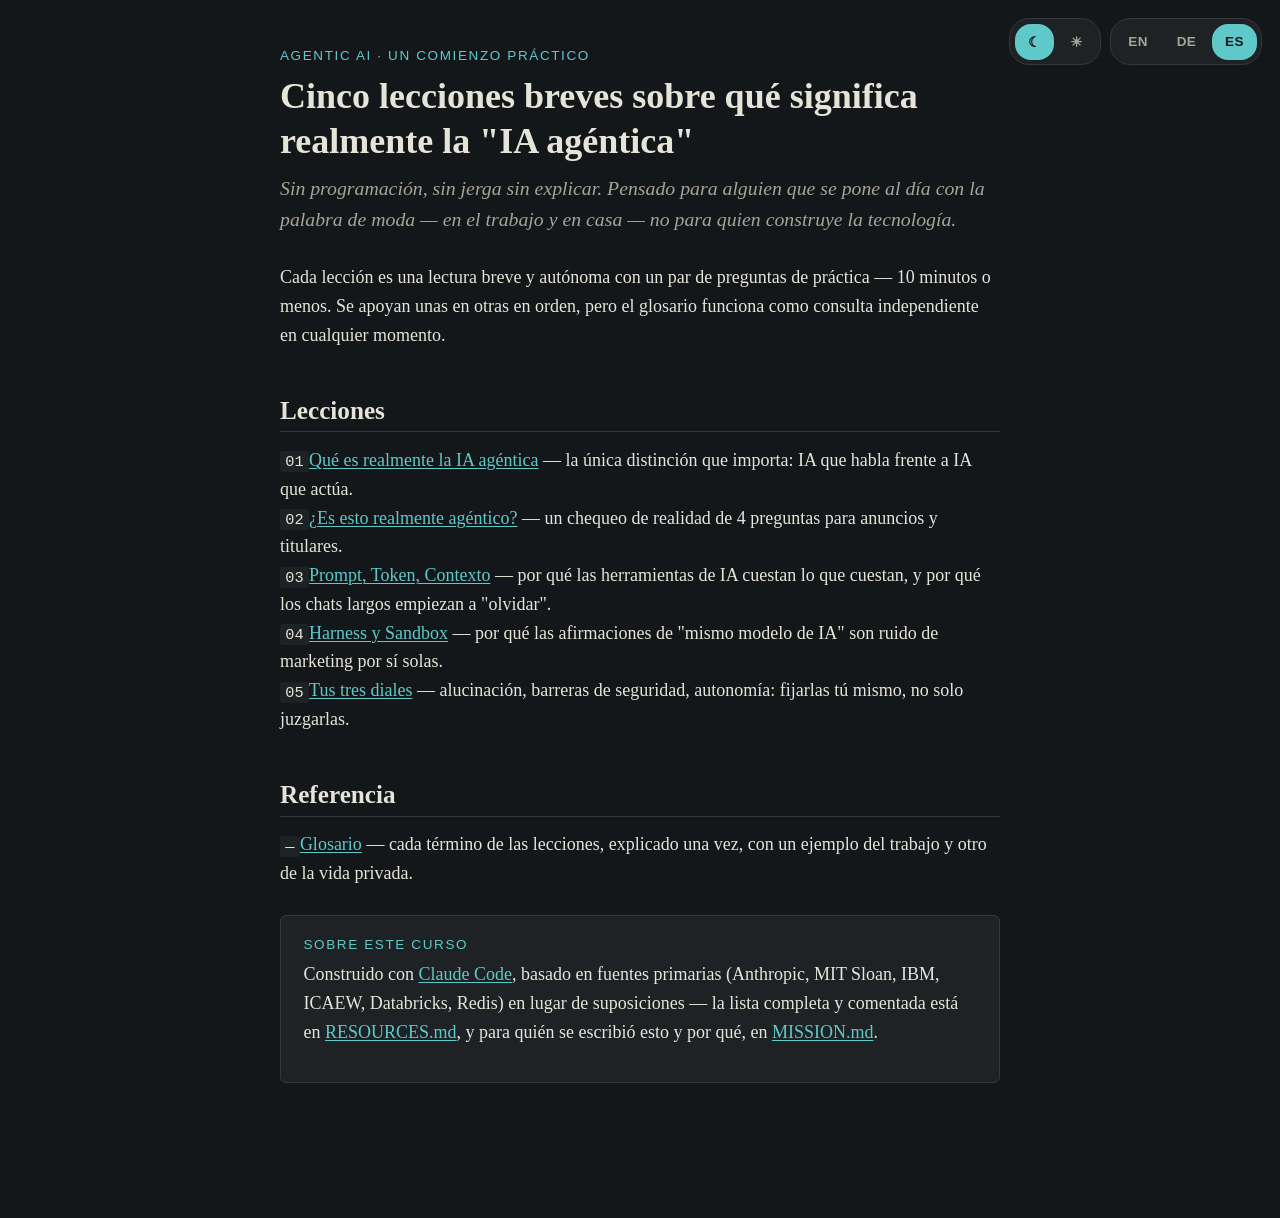
<file: index.html>
<!DOCTYPE html>
<html lang="es">
<head>
<meta charset="utf-8">
<meta name="viewport" content="width=device-width, initial-scale=1">
<title>Agentic AI — A Practical Starter</title>
<link rel="stylesheet" href="assets/style.css">
<link rel="stylesheet" href="assets/diagram.css">
<link rel="stylesheet" href="assets/lang-switch.css">
<script src="assets/lang-switch.js"></script>
<script src="assets/theme-toggle.js"></script>
</head>
<body>

<div class="top-bar">
  <div class="pill-group theme-toggle">
    <button data-theme="dark" aria-label="Dark mode">☾</button>
    <button data-theme="light" aria-label="Light mode">☀</button>
  </div>
  <div class="pill-group lang-switch">
    <button data-lang="en">EN</button>
    <button data-lang="de">DE</button>
    <button data-lang="es">ES</button>
  </div>
</div>

<header class="lesson-header">
  <p class="eyebrow" data-i18n="en">Agentic AI · A Practical Starter</p>
  <p class="eyebrow" data-i18n="de">Agentic AI · Ein praktischer Einstieg</p>
  <p class="eyebrow" data-i18n="es">Agentic AI · Un comienzo práctico</p>

  <h1 data-i18n="en">Five short lessons on what "agentic AI" actually means</h1>
  <h1 data-i18n="de">Fünf kurze Lektionen zu dem, was „agentische KI" wirklich bedeutet</h1>
  <h1 data-i18n="es">Cinco lecciones breves sobre qué significa realmente la "IA agéntica"</h1>

  <p class="subtitle" data-i18n="en">No coding, no jargon left unexplained. Built for someone catching up on the buzzword — at work and at home — not for someone building the technology.</p>
  <p class="subtitle" data-i18n="de">Kein Programmieren, kein unerklärter Fachjargon. Gemacht für alle, die das Buzzword nachholen wollen – bei der Arbeit und privat – nicht für alle, die die Technik selbst bauen.</p>
  <p class="subtitle" data-i18n="es">Sin programación, sin jerga sin explicar. Pensado para alguien que se pone al día con la palabra de moda — en el trabajo y en casa — no para quien construye la tecnología.</p>
</header>

<main>

<p data-i18n="en">Each lesson is a short, self-contained read with a couple of practice questions — 10 minutes or
less. They build on each other in order, but the glossary works as a standalone lookup at any point.</p>
<p data-i18n="de">Jede Lektion ist eine kurze, in sich geschlossene Lektüre mit ein paar Übungsfragen – 10
Minuten oder weniger. Sie bauen der Reihe nach aufeinander auf, aber das Glossar funktioniert jederzeit
auch als eigenständiges Nachschlagewerk.</p>
<p data-i18n="es">Cada lección es una lectura breve y autónoma con un par de preguntas de práctica — 10
minutos o menos. Se apoyan unas en otras en orden, pero el glosario funciona como consulta independiente
en cualquier momento.</p>

<h2 data-i18n="en">Lessons</h2>
<h2 data-i18n="de">Lektionen</h2>
<h2 data-i18n="es">Lecciones</h2>

<div class="file-tree" data-i18n="en">
  <div class="ft-row"><code>01</code><span><a href="lessons/0001-what-agentic-ai-actually-is.html">What Agentic AI Actually Is</a> — the one distinction that matters: AI that talks vs. AI that acts.</span></div>
  <div class="ft-row"><code>02</code><span><a href="lessons/0002-is-this-actually-agentic.html">Is This Actually Agentic?</a> — a 4-question reality check for vendor pitches and headlines.</span></div>
  <div class="ft-row"><code>03</code><span><a href="lessons/0003-prompt-token-context.html">Prompt, Token, Context</a> — why AI tools cost what they cost, and why long chats start "forgetting."</span></div>
  <div class="ft-row"><code>04</code><span><a href="lessons/0004-harness-and-sandbox.html">Harness and Sandbox</a> — why "same AI model" claims are marketing noise on their own.</span></div>
  <div class="ft-row"><code>05</code><span><a href="lessons/0005-your-three-dials.html">Your Three Dials</a> — hallucination, guardrails, autonomy: setting them yourself, not just judging them.</span></div>
</div>
<div class="file-tree" data-i18n="de">
  <div class="ft-row"><code>01</code><span><a href="lessons/0001-what-agentic-ai-actually-is.html">Was Agentic AI eigentlich ist</a> — die eine Unterscheidung, auf die es ankommt: KI, die redet, vs. KI, die handelt.</span></div>
  <div class="ft-row"><code>02</code><span><a href="lessons/0002-is-this-actually-agentic.html">Ist das wirklich agentisch?</a> — ein 4-Fragen-Realitätscheck für Verkaufspitches und Schlagzeilen.</span></div>
  <div class="ft-row"><code>03</code><span><a href="lessons/0003-prompt-token-context.html">Prompt, Token, Kontext</a> — warum KI-Tools kosten, was sie kosten, und warum lange Chats anfangen zu „vergessen".</span></div>
  <div class="ft-row"><code>04</code><span><a href="lessons/0004-harness-and-sandbox.html">Harness und Sandbox</a> — warum Behauptungen wie „gleiches KI-Modell" für sich genommen Marketing-Rauschen sind.</span></div>
  <div class="ft-row"><code>05</code><span><a href="lessons/0005-your-three-dials.html">Deine drei Regler</a> — Halluzination, Leitplanken, Autonomie: selbst festlegen, statt nur zu beurteilen.</span></div>
</div>
<div class="file-tree" data-i18n="es">
  <div class="ft-row"><code>01</code><span><a href="lessons/0001-what-agentic-ai-actually-is.html">Qué es realmente la IA agéntica</a> — la única distinción que importa: IA que habla frente a IA que actúa.</span></div>
  <div class="ft-row"><code>02</code><span><a href="lessons/0002-is-this-actually-agentic.html">¿Es esto realmente agéntico?</a> — un chequeo de realidad de 4 preguntas para anuncios y titulares.</span></div>
  <div class="ft-row"><code>03</code><span><a href="lessons/0003-prompt-token-context.html">Prompt, Token, Contexto</a> — por qué las herramientas de IA cuestan lo que cuestan, y por qué los chats largos empiezan a "olvidar".</span></div>
  <div class="ft-row"><code>04</code><span><a href="lessons/0004-harness-and-sandbox.html">Harness y Sandbox</a> — por qué las afirmaciones de "mismo modelo de IA" son ruido de marketing por sí solas.</span></div>
  <div class="ft-row"><code>05</code><span><a href="lessons/0005-your-three-dials.html">Tus tres diales</a> — alucinación, barreras de seguridad, autonomía: fijarlas tú mismo, no solo juzgarlas.</span></div>
</div>

<h2 data-i18n="en">Reference</h2>
<h2 data-i18n="de">Referenz</h2>
<h2 data-i18n="es">Referencia</h2>

<div class="file-tree" data-i18n="en">
  <div class="ft-row"><code>—</code><span><a href="reference/glossary.html">Glossary</a> — every term from the lessons, defined once, with one work and one private-life example each.</span></div>
</div>
<div class="file-tree" data-i18n="de">
  <div class="ft-row"><code>—</code><span><a href="reference/glossary.html">Glossar</a> — jeder Begriff aus den Lektionen, einmal erklärt, mit je einem Beispiel aus Arbeit und Privatleben.</span></div>
</div>
<div class="file-tree" data-i18n="es">
  <div class="ft-row"><code>—</code><span><a href="reference/glossary.html">Glosario</a> — cada término de las lecciones, explicado una vez, con un ejemplo del trabajo y otro de la vida privada.</span></div>
</div>

<div class="primary-source" data-i18n="en">
  <p class="eyebrow">About this course</p>
  <p>Built with <a href="https://claude.com/claude-code">Claude Code</a>, grounded in primary sources
  (Anthropic, MIT Sloan, IBM, ICAEW, Databricks, Redis) rather than guesswork — see
  <a href="RESOURCES.md">RESOURCES.md</a> for the full annotated list, and <a href="MISSION.md">MISSION.md</a>
  for who this was written for and why.</p>
</div>
<div class="primary-source" data-i18n="de">
  <p class="eyebrow">Über diesen Kurs</p>
  <p>Erstellt mit <a href="https://claude.com/claude-code">Claude Code</a>, gestützt auf Primärquellen
  (Anthropic, MIT Sloan, IBM, ICAEW, Databricks, Redis) statt auf Vermutungen – die vollständige,
  kommentierte Liste steht in <a href="RESOURCES.md">RESOURCES.md</a>, und wer das hier geschrieben hat
  und warum, in <a href="MISSION.md">MISSION.md</a>.</p>
</div>
<div class="primary-source" data-i18n="es">
  <p class="eyebrow">Sobre este curso</p>
  <p>Construido con <a href="https://claude.com/claude-code">Claude Code</a>, basado en fuentes primarias
  (Anthropic, MIT Sloan, IBM, ICAEW, Databricks, Redis) en lugar de suposiciones — la lista completa y
  comentada está en <a href="RESOURCES.md">RESOURCES.md</a>, y para quién se escribió esto y por qué, en
  <a href="MISSION.md">MISSION.md</a>.</p>
</div>

</main>
</body>
</html>
</file>
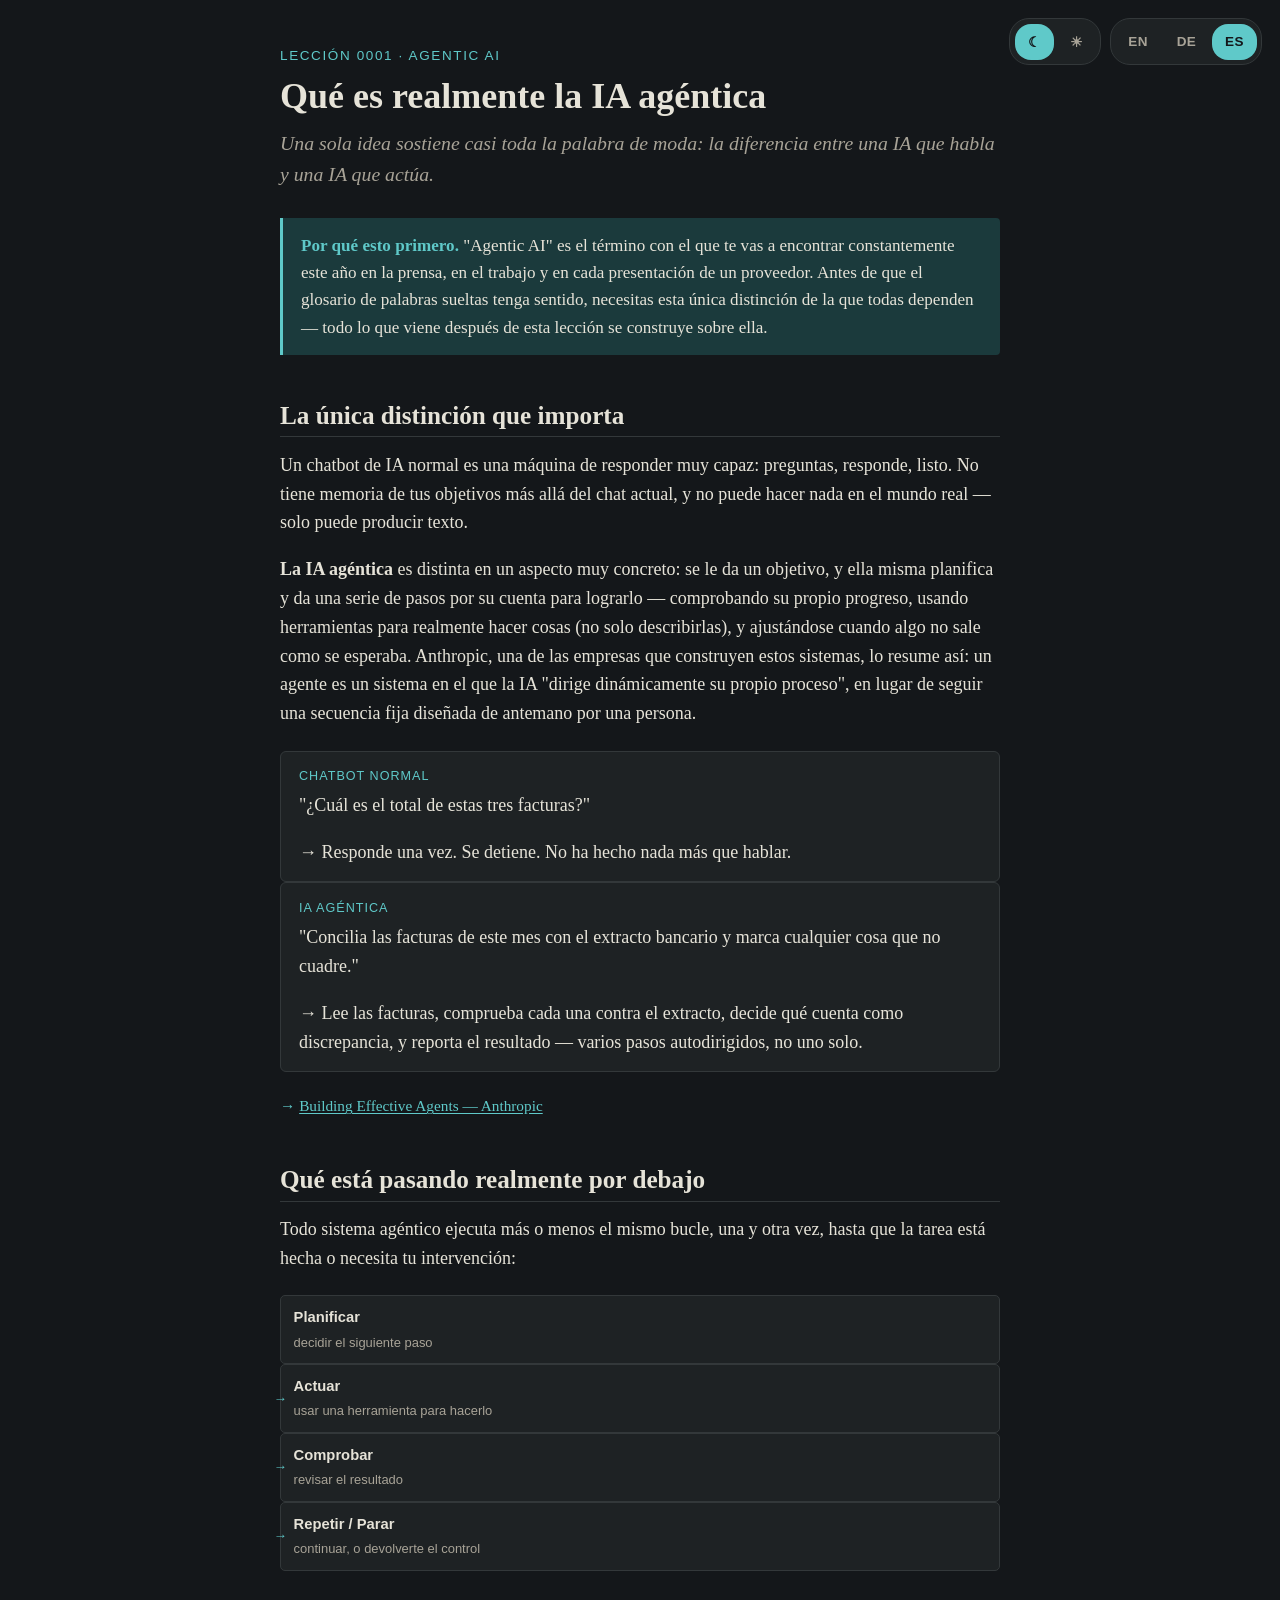
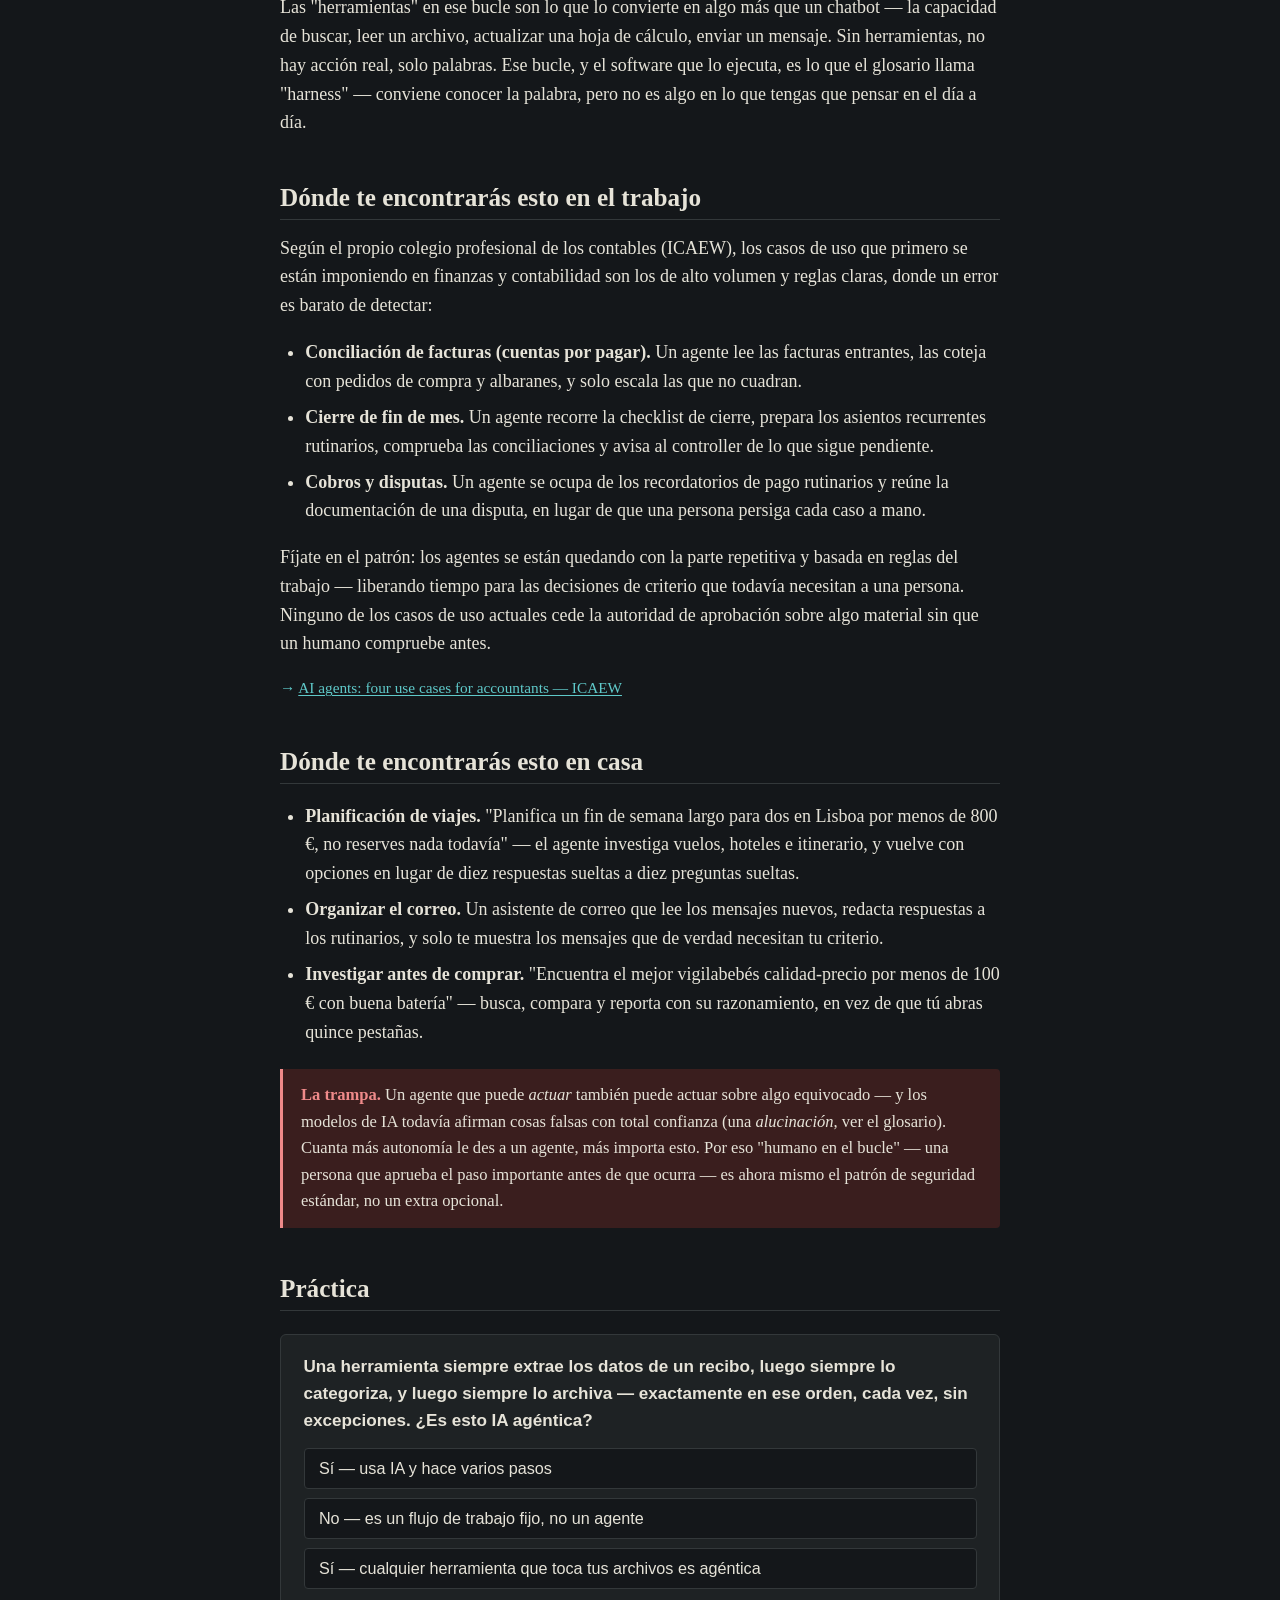
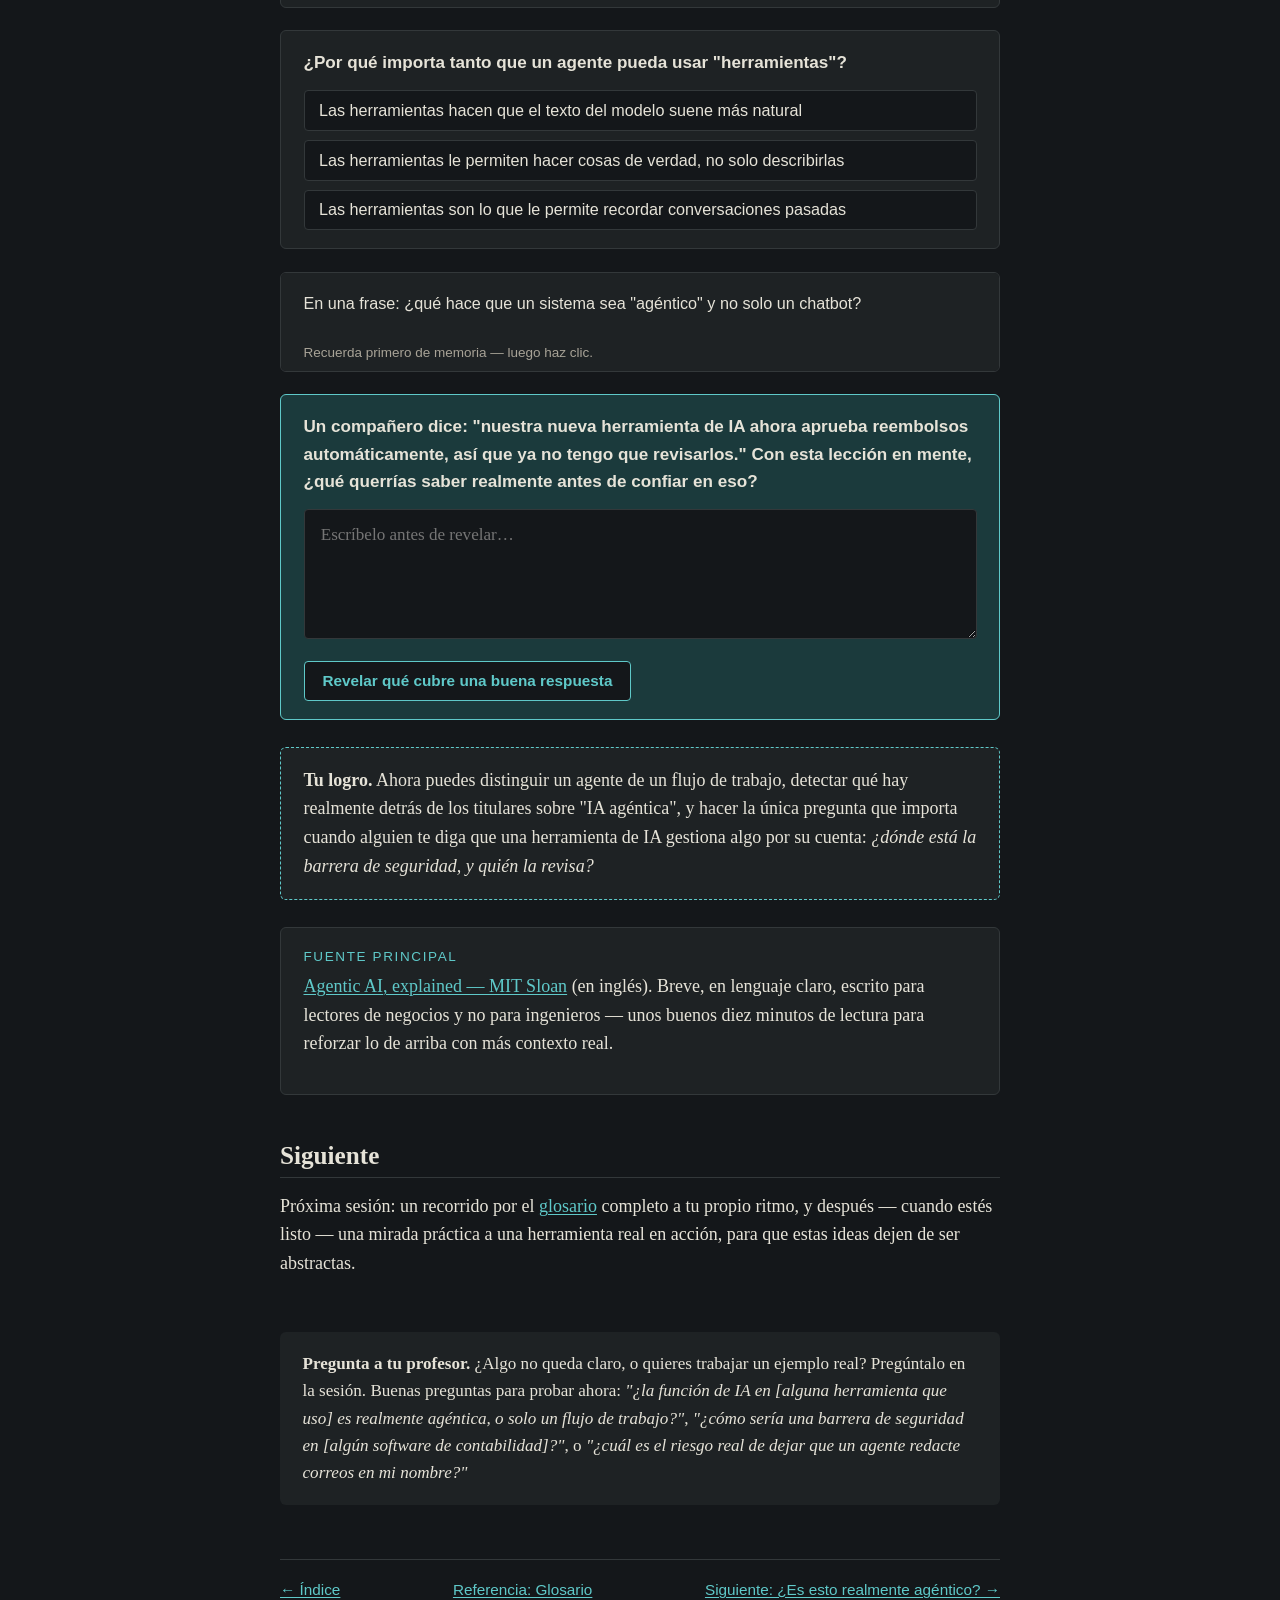
<file: lessons/0001-what-agentic-ai-actually-is.html>
<!DOCTYPE html>
<html lang="en">
<head>
<meta charset="utf-8">
<meta name="viewport" content="width=device-width, initial-scale=1">
<title>Lesson 0001 — What Agentic AI Actually Is</title>
<link rel="stylesheet" href="../assets/style.css">
<link rel="stylesheet" href="../assets/diagram.css">
<link rel="stylesheet" href="../assets/quiz.css">
<link rel="stylesheet" href="../assets/lang-switch.css">
<script src="../assets/quiz.js"></script>
<script src="../assets/lang-switch.js"></script>
<script src="../assets/theme-toggle.js"></script>
</head>
<body>

<div class="top-bar">
  <div class="pill-group theme-toggle">
    <button data-theme="dark" aria-label="Dark mode">☾</button>
    <button data-theme="light" aria-label="Light mode">☀</button>
  </div>
  <div class="pill-group lang-switch">
    <button data-lang="en">EN</button>
    <button data-lang="de">DE</button>
    <button data-lang="es">ES</button>
  </div>
</div>

<header class="lesson-header">
  <p class="eyebrow" data-i18n="en">Lesson 0001 · Agentic AI</p>
  <p class="eyebrow" data-i18n="de">Lektion 0001 · Agentic AI</p>
  <p class="eyebrow" data-i18n="es">Lección 0001 · Agentic AI</p>

  <h1 data-i18n="en">What Agentic AI Actually Is</h1>
  <h1 data-i18n="de">Was Agentic AI eigentlich ist</h1>
  <h1 data-i18n="es">Qué es realmente la IA agéntica</h1>

  <p class="subtitle" data-i18n="en">One idea carries almost the entire buzzword: the difference between AI that talks, and AI that acts.</p>
  <p class="subtitle" data-i18n="de">Eine einzige Idee trägt fast das ganze Buzzword: der Unterschied zwischen KI, die redet, und KI, die handelt.</p>
  <p class="subtitle" data-i18n="es">Una sola idea sostiene casi toda la palabra de moda: la diferencia entre una IA que habla y una IA que actúa.</p>
</header>

<main>

<div class="mission-tie" data-i18n="en">
  <strong>Why this first.</strong> "Agentic AI" is the term you'll keep hitting in the press, at work,
  and in every vendor's pitch this year. Before the glossary of individual buzzwords means anything, you
  need the one distinction they all hang off — everything after this lesson builds on it.
</div>
<div class="mission-tie" data-i18n="de">
  <strong>Warum das zuerst.</strong> „Agentic AI" ist der Begriff, dem du dieses Jahr ständig in der
  Presse, bei der Arbeit und in jedem Verkaufspitch begegnen wirst. Bevor das Glossar der einzelnen
  Buzzwords etwas bedeutet, brauchst du diese eine Unterscheidung, an der alle hängen – alles nach dieser
  Lektion baut darauf auf.
</div>
<div class="mission-tie" data-i18n="es">
  <strong>Por qué esto primero.</strong> "Agentic AI" es el término con el que te vas a encontrar
  constantemente este año en la prensa, en el trabajo y en cada presentación de un proveedor. Antes de que
  el glosario de palabras sueltas tenga sentido, necesitas esta única distinción de la que todas dependen
  — todo lo que viene después de esta lección se construye sobre ella.
</div>

<h2 data-i18n="en">The one distinction that matters</h2>
<h2 data-i18n="de">Die eine Unterscheidung, auf die es ankommt</h2>
<h2 data-i18n="es">La única distinción que importa</h2>

<p data-i18n="en">A regular AI chatbot is a very capable answering machine: you ask, it answers, done. It has no memory
of your goals beyond the current chat, and it can't do anything in the world — it can only produce text.</p>
<p data-i18n="de">Ein normaler KI-Chatbot ist eine sehr fähige Antwortmaschine: du fragst, er antwortet, fertig. Er hat
kein Gedächtnis für deine Ziele über den aktuellen Chat hinaus, und er kann nichts in der Welt bewirken –
er kann nur Text erzeugen.</p>
<p data-i18n="es">Un chatbot de IA normal es una máquina de responder muy capaz: preguntas, responde, listo. No tiene
memoria de tus objetivos más allá del chat actual, y no puede hacer nada en el mundo real — solo puede
producir texto.</p>

<p data-i18n="en"><strong>Agentic AI</strong> is different in one specific way: it's given a goal, and it plans and takes
a series of steps on its own to get there — checking its own progress, using tools to actually do things
(not just describe them), and adjusting when something doesn't go as expected. Anthropic, one of the
companies building these systems, puts it plainly: an agent is a system where the AI "dynamically directs
its own process," rather than following a fixed sequence a person designed in advance.</p>
<p data-i18n="de"><strong>Agentic AI</strong> unterscheidet sich in einem ganz bestimmten Punkt: Sie bekommt ein Ziel
und plant und geht selbstständig eine Reihe von Schritten, um es zu erreichen – prüft dabei ihren eigenen
Fortschritt, nutzt Werkzeuge, um Dinge wirklich zu tun (nicht nur zu beschreiben), und passt sich an, wenn
etwas nicht wie erwartet läuft. Anthropic, eines der Unternehmen, die solche Systeme bauen, drückt es
schlicht aus: Ein Agent ist ein System, bei dem die KI „ihren eigenen Prozess steuert", statt einer
festen, von einem Menschen im Voraus entworfenen Abfolge zu folgen.</p>
<p data-i18n="es"><strong>La IA agéntica</strong> es distinta en un aspecto muy concreto: se le da un objetivo, y ella
misma planifica y da una serie de pasos por su cuenta para lograrlo — comprobando su propio progreso,
usando herramientas para realmente hacer cosas (no solo describirlas), y ajustándose cuando algo no sale
como se esperaba. Anthropic, una de las empresas que construyen estos sistemas, lo resume así: un agente
es un sistema en el que la IA "dirige dinámicamente su propio proceso", en lugar de seguir una secuencia
fija diseñada de antemano por una persona.</p>

<div class="compare" data-i18n="en">
  <div class="side">
    <p class="side-label">Regular chatbot</p>
    <p>"What's the total of these three invoices?"</p>
    <p>→ Answers once. Stops. Has done nothing except talk.</p>
  </div>
  <div class="side">
    <p class="side-label">Agentic AI</p>
    <p>"Reconcile this month's invoices against the bank statement and flag anything that doesn't match."</p>
    <p>→ Reads the invoices, checks each one against the statement, decides what counts as a mismatch,
    and reports back — several self-directed steps, not one.</p>
  </div>
</div>
<div class="compare" data-i18n="de">
  <div class="side">
    <p class="side-label">Normaler Chatbot</p>
    <p>„Wie hoch ist die Summe dieser drei Rechnungen?"</p>
    <p>→ Antwortet einmal. Hört auf. Hat außer Reden nichts getan.</p>
  </div>
  <div class="side">
    <p class="side-label">Agentic AI</p>
    <p>„Gleiche die Rechnungen dieses Monats mit dem Kontoauszug ab und melde alles, was nicht passt."</p>
    <p>→ Liest die Rechnungen, prüft jede einzelne gegen den Kontoauszug, entscheidet, was als
    Abweichung zählt, und meldet zurück — mehrere selbstgesteuerte Schritte, nicht einer.</p>
  </div>
</div>
<div class="compare" data-i18n="es">
  <div class="side">
    <p class="side-label">Chatbot normal</p>
    <p>"¿Cuál es el total de estas tres facturas?"</p>
    <p>→ Responde una vez. Se detiene. No ha hecho nada más que hablar.</p>
  </div>
  <div class="side">
    <p class="side-label">IA agéntica</p>
    <p>"Concilia las facturas de este mes con el extracto bancario y marca cualquier cosa que no cuadre."</p>
    <p>→ Lee las facturas, comprueba cada una contra el extracto, decide qué cuenta como discrepancia,
    y reporta el resultado — varios pasos autodirigidos, no uno solo.</p>
  </div>
</div>

<p class="citation" data-i18n="en"><a href="https://www.anthropic.com/engineering/building-effective-agents">Building
Effective Agents — Anthropic</a></p>
<p class="citation" data-i18n="de"><a href="https://www.anthropic.com/engineering/building-effective-agents">Building
Effective Agents — Anthropic</a></p>
<p class="citation" data-i18n="es"><a href="https://www.anthropic.com/engineering/building-effective-agents">Building
Effective Agents — Anthropic</a></p>

<h2 data-i18n="en">What's actually happening under the hood</h2>
<h2 data-i18n="de">Was tatsächlich im Hintergrund passiert</h2>
<h2 data-i18n="es">Qué está pasando realmente por debajo</h2>

<p data-i18n="en">Every agentic system runs roughly the same loop, over and over, until the task is done or it needs your
input:</p>
<p data-i18n="de">Jedes agentische System durchläuft ungefähr dieselbe Schleife, immer wieder, bis die Aufgabe erledigt
ist oder es deine Eingabe braucht:</p>
<p data-i18n="es">Todo sistema agéntico ejecuta más o menos el mismo bucle, una y otra vez, hasta que la tarea está
hecha o necesita tu intervención:</p>

<div class="pipeline" data-i18n="en">
  <div class="step"><strong>Plan</strong><span>decide the next step</span></div>
  <div class="step"><strong>Act</strong><span>use a tool to do it</span></div>
  <div class="step"><strong>Check</strong><span>look at the result</span></div>
  <div class="step"><strong>Repeat / Stop</strong><span>continue, or hand back to you</span></div>
</div>
<div class="pipeline" data-i18n="de">
  <div class="step"><strong>Planen</strong><span>nächsten Schritt festlegen</span></div>
  <div class="step"><strong>Handeln</strong><span>mit einem Werkzeug ausführen</span></div>
  <div class="step"><strong>Prüfen</strong><span>Ergebnis ansehen</span></div>
  <div class="step"><strong>Wiederholen / Stopp</strong><span>weitermachen oder an dich zurückgeben</span></div>
</div>
<div class="pipeline" data-i18n="es">
  <div class="step"><strong>Planificar</strong><span>decidir el siguiente paso</span></div>
  <div class="step"><strong>Actuar</strong><span>usar una herramienta para hacerlo</span></div>
  <div class="step"><strong>Comprobar</strong><span>revisar el resultado</span></div>
  <div class="step"><strong>Repetir / Parar</strong><span>continuar, o devolverte el control</span></div>
</div>

<p data-i18n="en">The "tools" in that loop are what make it more than a chatbot — the ability to search, read a file,
update a spreadsheet, send a message. No tools, no real action, just talk. This loop, and the software
that runs it, is what the glossary calls a "harness" — worth knowing the word, but not something you'll
need to think about day to day.</p>
<p data-i18n="de">Die „Werkzeuge" in dieser Schleife sind es, die aus ihr mehr als einen Chatbot machen – die
Fähigkeit, zu suchen, eine Datei zu lesen, eine Tabelle zu aktualisieren, eine Nachricht zu verschicken.
Keine Werkzeuge, keine echte Aktion, nur Reden. Diese Schleife und die Software, die sie ausführt, nennt
das Glossar einen „Harness" – gut, das Wort zu kennen, aber nichts, worüber du im Alltag nachdenken
musst.</p>
<p data-i18n="es">Las "herramientas" en ese bucle son lo que lo convierte en algo más que un chatbot — la capacidad de
buscar, leer un archivo, actualizar una hoja de cálculo, enviar un mensaje. Sin herramientas, no hay
acción real, solo palabras. Ese bucle, y el software que lo ejecuta, es lo que el glosario llama
"harness" — conviene conocer la palabra, pero no es algo en lo que tengas que pensar en el día a día.</p>

<h2 data-i18n="en">Where you'll meet this at work</h2>
<h2 data-i18n="de">Wo dir das bei der Arbeit begegnet</h2>
<h2 data-i18n="es">Dónde te encontrarás esto en el trabajo</h2>

<p data-i18n="en">Per the accountants' own professional body (ICAEW), the use cases landing first in finance and
accounting are ones with high volume and clear rules, where a mistake is cheap to catch:</p>
<p data-i18n="de">Laut dem eigenen Berufsverband der Buchhalter (ICAEW) setzen sich in Finanzen und Rechnungswesen zuerst
die Anwendungsfälle mit hohem Volumen und klaren Regeln durch, bei denen ein Fehler billig zu entdecken
ist:</p>
<p data-i18n="es">Según el propio colegio profesional de los contables (ICAEW), los casos de uso que primero se
están imponiendo en finanzas y contabilidad son los de alto volumen y reglas claras, donde un error es
barato de detectar:</p>

<ul data-i18n="en">
  <li><strong>Invoice matching (accounts payable).</strong> An agent reads incoming invoices, matches them
  against purchase orders and receipts, and only escalates the ones that don't line up.</li>
  <li><strong>Month-end close.</strong> An agent works through the close checklist, prepares routine
  recurring entries, checks reconciliations, and flags what's still outstanding to the controller.</li>
  <li><strong>Collections and disputes.</strong> An agent handles routine payment reminders and pulls
  together the paperwork for a dispute, rather than a person chasing each one manually.</li>
</ul>
<ul data-i18n="de">
  <li><strong>Rechnungsabgleich (Kreditorenbuchhaltung).</strong> Ein Agent liest eingehende Rechnungen,
  gleicht sie mit Bestellungen und Lieferscheinen ab und eskaliert nur die, die nicht zusammenpassen.</li>
  <li><strong>Monatsabschluss.</strong> Ein Agent arbeitet die Abschluss-Checkliste ab, bereitet
  wiederkehrende Routinebuchungen vor, prüft Kontenabstimmungen und meldet dem Controller, was noch
  offen ist.</li>
  <li><strong>Mahnwesen und Reklamationen.</strong> Ein Agent kümmert sich um routinemäßige
  Zahlungserinnerungen und stellt die Unterlagen für eine Reklamation zusammen, statt dass eine Person
  jeden Fall einzeln von Hand verfolgt.</li>
</ul>
<ul data-i18n="es">
  <li><strong>Conciliación de facturas (cuentas por pagar).</strong> Un agente lee las facturas
  entrantes, las coteja con pedidos de compra y albaranes, y solo escala las que no cuadran.</li>
  <li><strong>Cierre de fin de mes.</strong> Un agente recorre la checklist de cierre, prepara los
  asientos recurrentes rutinarios, comprueba las conciliaciones y avisa al controller de lo que sigue
  pendiente.</li>
  <li><strong>Cobros y disputas.</strong> Un agente se ocupa de los recordatorios de pago rutinarios y
  reúne la documentación de una disputa, en lugar de que una persona persiga cada caso a mano.</li>
</ul>

<p data-i18n="en">Notice the pattern: agents are landing on the repetitive, rule-governed slice of the job — freeing time
for the judgment calls that still need a person. None of the current use cases hand over sign-off
authority on anything material without a human checking first.</p>
<p data-i18n="de">Das Muster: Agenten übernehmen den sich wiederholenden, regelgeleiteten Teil der Arbeit – und
schaffen so Zeit für die Ermessensentscheidungen, die weiterhin einen Menschen brauchen. Keiner der
aktuellen Anwendungsfälle gibt Freigabebefugnis über irgendetwas Wesentliches ab, ohne dass vorher ein
Mensch prüft.</p>
<p data-i18n="es">Fíjate en el patrón: los agentes se están quedando con la parte repetitiva y basada en reglas del
trabajo — liberando tiempo para las decisiones de criterio que todavía necesitan a una persona. Ninguno
de los casos de uso actuales cede la autoridad de aprobación sobre algo material sin que un humano
compruebe antes.</p>

<p class="citation" data-i18n="en"><a href="https://www.icaew.com/insights/viewpoints-on-the-news/2025/nov-2025/ai-agents-four-use-cases-for-accountants">AI
agents: four use cases for accountants — ICAEW</a></p>
<p class="citation" data-i18n="de"><a href="https://www.icaew.com/insights/viewpoints-on-the-news/2025/nov-2025/ai-agents-four-use-cases-for-accountants">AI
agents: four use cases for accountants — ICAEW</a></p>
<p class="citation" data-i18n="es"><a href="https://www.icaew.com/insights/viewpoints-on-the-news/2025/nov-2025/ai-agents-four-use-cases-for-accountants">AI
agents: four use cases for accountants — ICAEW</a></p>

<h2 data-i18n="en">Where you'll meet this at home</h2>
<h2 data-i18n="de">Wo dir das zu Hause begegnet</h2>
<h2 data-i18n="es">Dónde te encontrarás esto en casa</h2>

<ul data-i18n="en">
  <li><strong>Trip planning.</strong> "Plan a long weekend for two in Lisbon under €800, book nothing
  yet" — the agent researches flights, hotels, and an itinerary, and comes back with options instead of
  ten separate answers to ten separate questions.</li>
  <li><strong>Inbox triage.</strong> An email assistant that reads new mail, drafts replies to the routine
  ones, and only surfaces the messages that actually need your judgment.</li>
  <li><strong>Shopping research.</strong> "Find the best-value baby monitor under €100 with good battery
  life" — it searches, compares, and reports back with reasoning, rather than you opening fifteen tabs.</li>
</ul>
<ul data-i18n="de">
  <li><strong>Reiseplanung.</strong> „Plane ein verlängertes Wochenende für zwei in Lissabon, unter 800 €,
  noch nichts buchen" – der Agent recherchiert Flüge, Hotels und ein Programm und kommt mit Optionen
  zurück, statt zehn einzelne Antworten auf zehn einzelne Fragen zu geben.</li>
  <li><strong>Posteingang sortieren.</strong> Ein E-Mail-Assistent, der neue Nachrichten liest, Antworten
  auf die Routinefälle entwirft und nur die Nachrichten hervorhebt, die wirklich deine Einschätzung
  brauchen.</li>
  <li><strong>Einkaufsrecherche.</strong> „Finde das beste Preis-Leistungs-Babyphone unter 100 € mit
  guter Akkulaufzeit" – er sucht, vergleicht und meldet mit Begründung zurück, statt dass du fünfzehn
  Tabs öffnest.</li>
</ul>
<ul data-i18n="es">
  <li><strong>Planificación de viajes.</strong> "Planifica un fin de semana largo para dos en Lisboa por
  menos de 800 €, no reserves nada todavía" — el agente investiga vuelos, hoteles e itinerario, y vuelve
  con opciones en lugar de diez respuestas sueltas a diez preguntas sueltas.</li>
  <li><strong>Organizar el correo.</strong> Un asistente de correo que lee los mensajes nuevos, redacta
  respuestas a los rutinarios, y solo te muestra los mensajes que de verdad necesitan tu criterio.</li>
  <li><strong>Investigar antes de comprar.</strong> "Encuentra el mejor vigilabebés calidad-precio por
  menos de 100 € con buena batería" — busca, compara y reporta con su razonamiento, en vez de que tú
  abras quince pestañas.</li>
</ul>

<div class="gotcha" data-i18n="en">
  <strong>The catch.</strong> An agent that can <em>act</em> can also act on something wrong — and AI
  models still confidently state false things (a <em>hallucination</em>, see the glossary). The more
  autonomy you give an agent, the more that matters. This is why "human in the loop" — a person approving
  the important step before it happens — is the standard safety pattern right now, not a nice-to-have.
</div>
<div class="gotcha" data-i18n="de">
  <strong>Der Haken.</strong> Ein Agent, der <em>handeln</em> kann, kann auch auf Basis von etwas Falschem
  handeln – und KI-Modelle behaupten immer noch überzeugt falsche Dinge (eine <em>Halluzination</em>, siehe
  Glossar). Je mehr Autonomie ein Agent bekommt, desto mehr zählt das. Deshalb ist „Mensch im Prozess" –
  eine Person, die den wichtigen Schritt freigibt, bevor er passiert – gerade das Standard-Sicherheitsmuster,
  kein nettes Extra.
</div>
<div class="gotcha" data-i18n="es">
  <strong>La trampa.</strong> Un agente que puede <em>actuar</em> también puede actuar sobre algo
  equivocado — y los modelos de IA todavía afirman cosas falsas con total confianza (una
  <em>alucinación</em>, ver el glosario). Cuanta más autonomía le des a un agente, más importa esto. Por
  eso "humano en el bucle" — una persona que aprueba el paso importante antes de que ocurra — es ahora
  mismo el patrón de seguridad estándar, no un extra opcional.
</div>

<h2 data-i18n="en">Practice</h2>
<h2 data-i18n="de">Übung</h2>
<h2 data-i18n="es">Práctica</h2>

<div class="quiz-question" data-i18n="en">
  <p class="quiz-prompt">A tool always extracts data from a receipt, then always categorizes it, then
  always files it — in that exact order, every time, no exceptions. Is this agentic AI?</p>
  <div class="quiz-options">
    <button class="quiz-option" data-correct="false">Yes — it uses AI and does multiple steps</button>
    <button class="quiz-option" data-correct="true">No — it's a fixed workflow, not an agent</button>
    <button class="quiz-option" data-correct="false">Yes — any tool that touches your files is agentic</button>
  </div>
  <div class="quiz-feedback">
    <span class="verdict"></span>
    <p class="explain">Using AI and doing several steps isn't enough on its own — what makes something
    agentic is the AI deciding the steps itself. A fixed, always-the-same-order sequence is a workflow,
    even if AI does the work at each stage. Genuinely agentic would look like: the tool decides, based on
    what it finds, whether this receipt needs a human's eyes at all.</p>
  </div>
</div>
<div class="quiz-question" data-i18n="de">
  <p class="quiz-prompt">Ein Tool extrahiert aus einem Beleg immer die Daten, kategorisiert ihn dann immer
  und legt ihn dann immer ab – genau in dieser Reihenfolge, jedes Mal, ohne Ausnahme. Ist das Agentic AI?</p>
  <div class="quiz-options">
    <button class="quiz-option" data-correct="false">Ja — es nutzt KI und macht mehrere Schritte</button>
    <button class="quiz-option" data-correct="true">Nein — es ist ein fester Workflow, kein Agent</button>
    <button class="quiz-option" data-correct="false">Ja — jedes Tool, das deine Dateien anfasst, ist agentisch</button>
  </div>
  <div class="quiz-feedback">
    <span class="verdict"></span>
    <p class="explain">KI zu nutzen und mehrere Schritte zu machen reicht allein nicht – agentisch wird
    etwas dadurch, dass die KI die Schritte selbst festlegt. Eine feste, immer gleiche Reihenfolge ist
    ein Workflow, selbst wenn KI bei jedem Schritt die Arbeit macht. Wirklich agentisch wäre: Das Tool
    entscheidet anhand dessen, was es findet, ob dieser Beleg überhaupt menschliche Augen braucht.</p>
  </div>
</div>
<div class="quiz-question" data-i18n="es">
  <p class="quiz-prompt">Una herramienta siempre extrae los datos de un recibo, luego siempre lo
  categoriza, y luego siempre lo archiva — exactamente en ese orden, cada vez, sin excepciones. ¿Es esto
  IA agéntica?</p>
  <div class="quiz-options">
    <button class="quiz-option" data-correct="false">Sí — usa IA y hace varios pasos</button>
    <button class="quiz-option" data-correct="true">No — es un flujo de trabajo fijo, no un agente</button>
    <button class="quiz-option" data-correct="false">Sí — cualquier herramienta que toca tus archivos es agéntica</button>
  </div>
  <div class="quiz-feedback">
    <span class="verdict"></span>
    <p class="explain">Usar IA y hacer varios pasos no basta por sí solo — lo que hace que algo sea
    agéntico es que la IA decida los pasos por sí misma. Una secuencia fija, siempre en el mismo orden,
    es un flujo de trabajo, aunque la IA haga el trabajo en cada etapa. Algo genuinamente agéntico sería:
    la herramienta decide, según lo que encuentra, si este recibo necesita ojos humanos siquiera.</p>
  </div>
</div>

<div class="quiz-question" data-i18n="en">
  <p class="quiz-prompt">Why does an agent's ability to use "tools" matter so much?</p>
  <div class="quiz-options">
    <button class="quiz-option" data-correct="false">Tools make the model's writing sound more natural</button>
    <button class="quiz-option" data-correct="true">Tools let it actually do things, not just describe them</button>
    <button class="quiz-option" data-correct="false">Tools are what let it remember past conversations</button>
  </div>
  <div class="quiz-feedback">
    <span class="verdict"></span>
    <p class="explain">Without tools, a model can only produce text — describing what someone should do.
    With tools (searching, reading a file, sending an email, updating a system), it can carry out the
    action itself. That's the practical line between "chatbot" and "agent that gets work done."</p>
  </div>
</div>
<div class="quiz-question" data-i18n="de">
  <p class="quiz-prompt">Warum ist die Fähigkeit eines Agenten, „Werkzeuge" zu nutzen, so wichtig?</p>
  <div class="quiz-options">
    <button class="quiz-option" data-correct="false">Werkzeuge lassen den Text des Modells natürlicher klingen</button>
    <button class="quiz-option" data-correct="true">Werkzeuge lassen ihn Dinge wirklich tun, nicht nur beschreiben</button>
    <button class="quiz-option" data-correct="false">Werkzeuge sind das, was ihm erlaubt, sich an frühere Gespräche zu erinnern</button>
  </div>
  <div class="quiz-feedback">
    <span class="verdict"></span>
    <p class="explain">Ohne Werkzeuge kann ein Modell nur Text erzeugen – beschreiben, was jemand tun
    sollte. Mit Werkzeugen (suchen, eine Datei lesen, eine E-Mail verschicken, ein System aktualisieren)
    kann es die Aktion selbst ausführen. Das ist die praktische Grenze zwischen „Chatbot" und „Agent, der
    Arbeit wirklich erledigt".</p>
  </div>
</div>
<div class="quiz-question" data-i18n="es">
  <p class="quiz-prompt">¿Por qué importa tanto que un agente pueda usar "herramientas"?</p>
  <div class="quiz-options">
    <button class="quiz-option" data-correct="false">Las herramientas hacen que el texto del modelo suene más natural</button>
    <button class="quiz-option" data-correct="true">Las herramientas le permiten hacer cosas de verdad, no solo describirlas</button>
    <button class="quiz-option" data-correct="false">Las herramientas son lo que le permite recordar conversaciones pasadas</button>
  </div>
  <div class="quiz-feedback">
    <span class="verdict"></span>
    <p class="explain">Sin herramientas, un modelo solo puede producir texto — describir lo que alguien
    debería hacer. Con herramientas (buscar, leer un archivo, enviar un correo, actualizar un sistema),
    puede llevar a cabo la acción él mismo. Esa es la línea práctica entre un "chatbot" y un "agente que
    hace el trabajo de verdad".</p>
  </div>
</div>

<div class="recall-card" data-i18n="en">
  <div class="prompt">In one sentence: what makes a system "agentic" rather than just a chatbot?</div>
  <div class="hint">Recall from memory first — then click.</div>
  <div class="answer">
    It's given a goal and takes a series of self-directed steps — planning, using tools to act, checking
    its own progress — instead of answering one question and stopping.
  </div>
</div>
<div class="recall-card" data-i18n="de">
  <div class="prompt">In einem Satz: Was macht ein System „agentisch" statt nur einen Chatbot?</div>
  <div class="hint">Erst aus dem Gedächtnis abrufen — dann klicken.</div>
  <div class="answer">
    Es bekommt ein Ziel und geht selbstständig eine Reihe von Schritten – plant, handelt mit Werkzeugen,
    prüft den eigenen Fortschritt – statt eine Frage zu beantworten und aufzuhören.
  </div>
</div>
<div class="recall-card" data-i18n="es">
  <div class="prompt">En una frase: ¿qué hace que un sistema sea "agéntico" y no solo un chatbot?</div>
  <div class="hint">Recuerda primero de memoria — luego haz clic.</div>
  <div class="answer">
    Se le da un objetivo y da una serie de pasos autodirigidos — planifica, actúa con herramientas,
    comprueba su propio progreso — en lugar de responder una pregunta y detenerse.
  </div>
</div>

<div class="teach-back" data-i18n="en">
  <p class="teach-prompt">A colleague says: "our new AI tool auto-approves refunds now, so I don't need
  to check them anymore." Using this lesson, what would you actually want to know before trusting that?</p>
  <textarea class="teach-input" rows="4" placeholder="Write it out before revealing…"></textarea>
  <button class="teach-reveal">Reveal what a strong answer covers</button>
  <div class="teach-checklist">
    <p class="checklist-label">A strong answer hits:</p>
    <ul>
      <li>Whether there's a human-in-the-loop step anywhere, or genuinely zero oversight — full autonomy
      is a much bigger risk than "drafts, then a person approves."</li>
      <li>What guardrails exist — a spending limit, a rule for what gets auto-approved vs. escalated.</li>
      <li>Whether "the tool decided" could ever be wrong confidently (hallucination) with real money
      attached, and what happens when it is.</li>
      <li>Not taking the claim at face value just because "AI" was mentioned — the same skepticism you'd
      apply to a new junior colleague making unsupervised decisions.</li>
    </ul>
  </div>
</div>
<div class="teach-back" data-i18n="de">
  <p class="teach-prompt">Eine Kollegin sagt: „Unser neues KI-Tool genehmigt Rückerstattungen jetzt
  automatisch, ich muss die also nicht mehr prüfen." Was würdest du, mit dieser Lektion im Kopf,
  tatsächlich wissen wollen, bevor du dem vertraust?</p>
  <textarea class="teach-input" rows="4" placeholder="Erst aufschreiben, dann aufdecken…"></textarea>
  <button class="teach-reveal">Aufdecken, was eine starke Antwort abdeckt</button>
  <div class="teach-checklist">
    <p class="checklist-label">Eine starke Antwort trifft:</p>
    <ul>
      <li>Ob es irgendwo einen Schritt „Mensch im Prozess" gibt, oder wirklich null Aufsicht – volle
      Autonomie ist ein viel größeres Risiko als „entwirft, dann genehmigt eine Person".</li>
      <li>Welche Leitplanken existieren – ein Ausgabenlimit, eine Regel dafür, was automatisch genehmigt
      wird und was eskaliert.</li>
      <li>Ob „das Tool hat entschieden" jemals überzeugt falsch liegen könnte (Halluzination), wenn
      echtes Geld dranhängt, und was dann passiert.</li>
      <li>Die Behauptung nicht einfach hinzunehmen, nur weil „KI" gesagt wurde – dieselbe Skepsis, die man
      bei einer neuen, unbeaufsichtigt entscheidenden Nachwuchskraft hätte.</li>
    </ul>
  </div>
</div>
<div class="teach-back" data-i18n="es">
  <p class="teach-prompt">Un compañero dice: "nuestra nueva herramienta de IA ahora aprueba reembolsos
  automáticamente, así que ya no tengo que revisarlos." Con esta lección en mente, ¿qué querrías saber
  realmente antes de confiar en eso?</p>
  <textarea class="teach-input" rows="4" placeholder="Escríbelo antes de revelar…"></textarea>
  <button class="teach-reveal">Revelar qué cubre una buena respuesta</button>
  <div class="teach-checklist">
    <p class="checklist-label">Una buena respuesta incluye:</p>
    <ul>
      <li>Si existe en algún punto un paso de "humano en el bucle", o si de verdad no hay ninguna
      supervisión — la autonomía total es un riesgo mucho mayor que "redacta, y luego una persona
      aprueba".</li>
      <li>Qué barreras de seguridad existen — un límite de gasto, una regla sobre qué se aprueba
      automáticamente y qué se escala.</li>
      <li>Si "la herramienta decidió" podría alguna vez equivocarse con total confianza (alucinación)
      cuando hay dinero real de por medio, y qué pasa si ocurre.</li>
      <li>No aceptar la afirmación sin más solo porque se mencionó "IA" — el mismo escepticismo que se
      aplicaría a un compañero júnior nuevo tomando decisiones sin supervisión.</li>
    </ul>
  </div>
</div>

<div class="win-box" data-i18n="en">
  <strong>Your win.</strong> You can now tell an agent from a workflow, spot what's actually driving the
  "agentic AI" headlines, and ask the one question that matters when someone tells you an AI tool handles
  something on its own: <em>what's the guardrail, and who checks it?</em>
</div>
<div class="win-box" data-i18n="de">
  <strong>Dein Gewinn.</strong> Du kannst jetzt einen Agenten von einem Workflow unterscheiden, erkennst,
  was hinter den „Agentic AI"-Schlagzeilen wirklich steckt, und stellst die eine Frage, die zählt, wenn
  dir jemand erzählt, ein KI-Tool erledige etwas eigenständig: <em>Wo ist die Leitplanke, und wer prüft
  sie?</em>
</div>
<div class="win-box" data-i18n="es">
  <strong>Tu logro.</strong> Ahora puedes distinguir un agente de un flujo de trabajo, detectar qué hay
  realmente detrás de los titulares sobre "IA agéntica", y hacer la única pregunta que importa cuando
  alguien te diga que una herramienta de IA gestiona algo por su cuenta: <em>¿dónde está la barrera de
  seguridad, y quién la revisa?</em>
</div>

<div class="primary-source" data-i18n="en">
  <p class="eyebrow">Primary source</p>
  <p><a href="https://mitsloan.mit.edu/ideas-made-to-matter/agentic-ai-explained">Agentic AI, explained —
  MIT Sloan</a>. Short, plain-English, written for business readers rather than engineers — a good ten-
  minute read to reinforce what's above with more real-world framing.</p>
</div>
<div class="primary-source" data-i18n="de">
  <p class="eyebrow">Primärquelle</p>
  <p><a href="https://mitsloan.mit.edu/ideas-made-to-matter/agentic-ai-explained">Agentic AI, explained —
  MIT Sloan</a> (Englisch). Kurz, klar geschrieben, für Wirtschaftsleser statt für Ingenieure – gute zehn
  Minuten Lektüre, um das oben Gelernte mit mehr Praxisbezug zu vertiefen.</p>
</div>
<div class="primary-source" data-i18n="es">
  <p class="eyebrow">Fuente principal</p>
  <p><a href="https://mitsloan.mit.edu/ideas-made-to-matter/agentic-ai-explained">Agentic AI, explained —
  MIT Sloan</a> (en inglés). Breve, en lenguaje claro, escrito para lectores de negocios y no para
  ingenieros — unos buenos diez minutos de lectura para reforzar lo de arriba con más contexto real.</p>
</div>

<h2 data-i18n="en">Next</h2>
<h2 data-i18n="de">Als Nächstes</h2>
<h2 data-i18n="es">Siguiente</h2>

<p data-i18n="en">Next session: a walk through the full <a href="../reference/glossary.html">glossary</a> at your own
pace, then — whenever you're ready — a hands-on look at one real tool in action, so these ideas stop being
abstract.</p>
<p data-i18n="de">Nächste Sitzung: ein Durchgang durch das vollständige <a href="../reference/glossary.html">Glossar</a>
in deinem eigenen Tempo, dann – sobald du bereit bist – ein praktischer Blick auf ein echtes Tool in
Aktion, damit diese Ideen nicht abstrakt bleiben.</p>
<p data-i18n="es">Próxima sesión: un recorrido por el <a href="../reference/glossary.html">glosario</a> completo a tu
propio ritmo, y después — cuando estés listo — una mirada práctica a una herramienta real en acción, para
que estas ideas dejen de ser abstractas.</p>

<div class="ask-agent" data-i18n="en">
  <strong>Ask your teacher.</strong> Anything unclear, or want a real example worked through? Ask in the
  session. Good questions to try now: <em>"is the AI feature in [some tool I use] actually agentic, or
  just a workflow?"</em>, <em>"what would a guardrail look like in [some accounting software]?"</em>, or
  <em>"what's the actual risk if I let an agent draft emails on my behalf?"</em>
</div>
<div class="ask-agent" data-i18n="de">
  <strong>Frag deine Lehrkraft.</strong> Etwas unklar, oder willst du ein echtes Beispiel durchgehen?
  Frag einfach in der Sitzung. Gute Fragen zum Ausprobieren: <em>„Ist die KI-Funktion in [ein Tool, das
  ich nutze] wirklich agentisch, oder nur ein Workflow?"</em>, <em>„Wie würde eine Leitplanke in [eine
  Buchhaltungssoftware] aussehen?"</em>, oder <em>„Was ist das eigentliche Risiko, wenn ich einen Agenten
  E-Mails in meinem Namen entwerfen lasse?"</em>
</div>
<div class="ask-agent" data-i18n="es">
  <strong>Pregunta a tu profesor.</strong> ¿Algo no queda claro, o quieres trabajar un ejemplo real?
  Pregúntalo en la sesión. Buenas preguntas para probar ahora: <em>"¿la función de IA en [alguna
  herramienta que uso] es realmente agéntica, o solo un flujo de trabajo?"</em>, <em>"¿cómo sería una
  barrera de seguridad en [algún software de contabilidad]?"</em>, o <em>"¿cuál es el riesgo real de
  dejar que un agente redacte correos en mi nombre?"</em>
</div>

<nav class="lesson-links">
  <a href="../index.html" data-i18n="en">← Index</a>
  <a href="../index.html" data-i18n="de">← Index</a>
  <a href="../index.html" data-i18n="es">← Índice</a>

  <a href="../reference/glossary.html" data-i18n="en">Reference: Glossary</a>
  <a href="../reference/glossary.html" data-i18n="de">Referenz: Glossar</a>
  <a href="../reference/glossary.html" data-i18n="es">Referencia: Glosario</a>

  <a href="0002-is-this-actually-agentic.html" data-i18n="en">Next: Is This Actually Agentic? →</a>
  <a href="0002-is-this-actually-agentic.html" data-i18n="de">Weiter: Ist das wirklich agentisch? →</a>
  <a href="0002-is-this-actually-agentic.html" data-i18n="es">Siguiente: ¿Es esto realmente agéntico? →</a>
</nav>

</main>
</body>
</html>
</file>
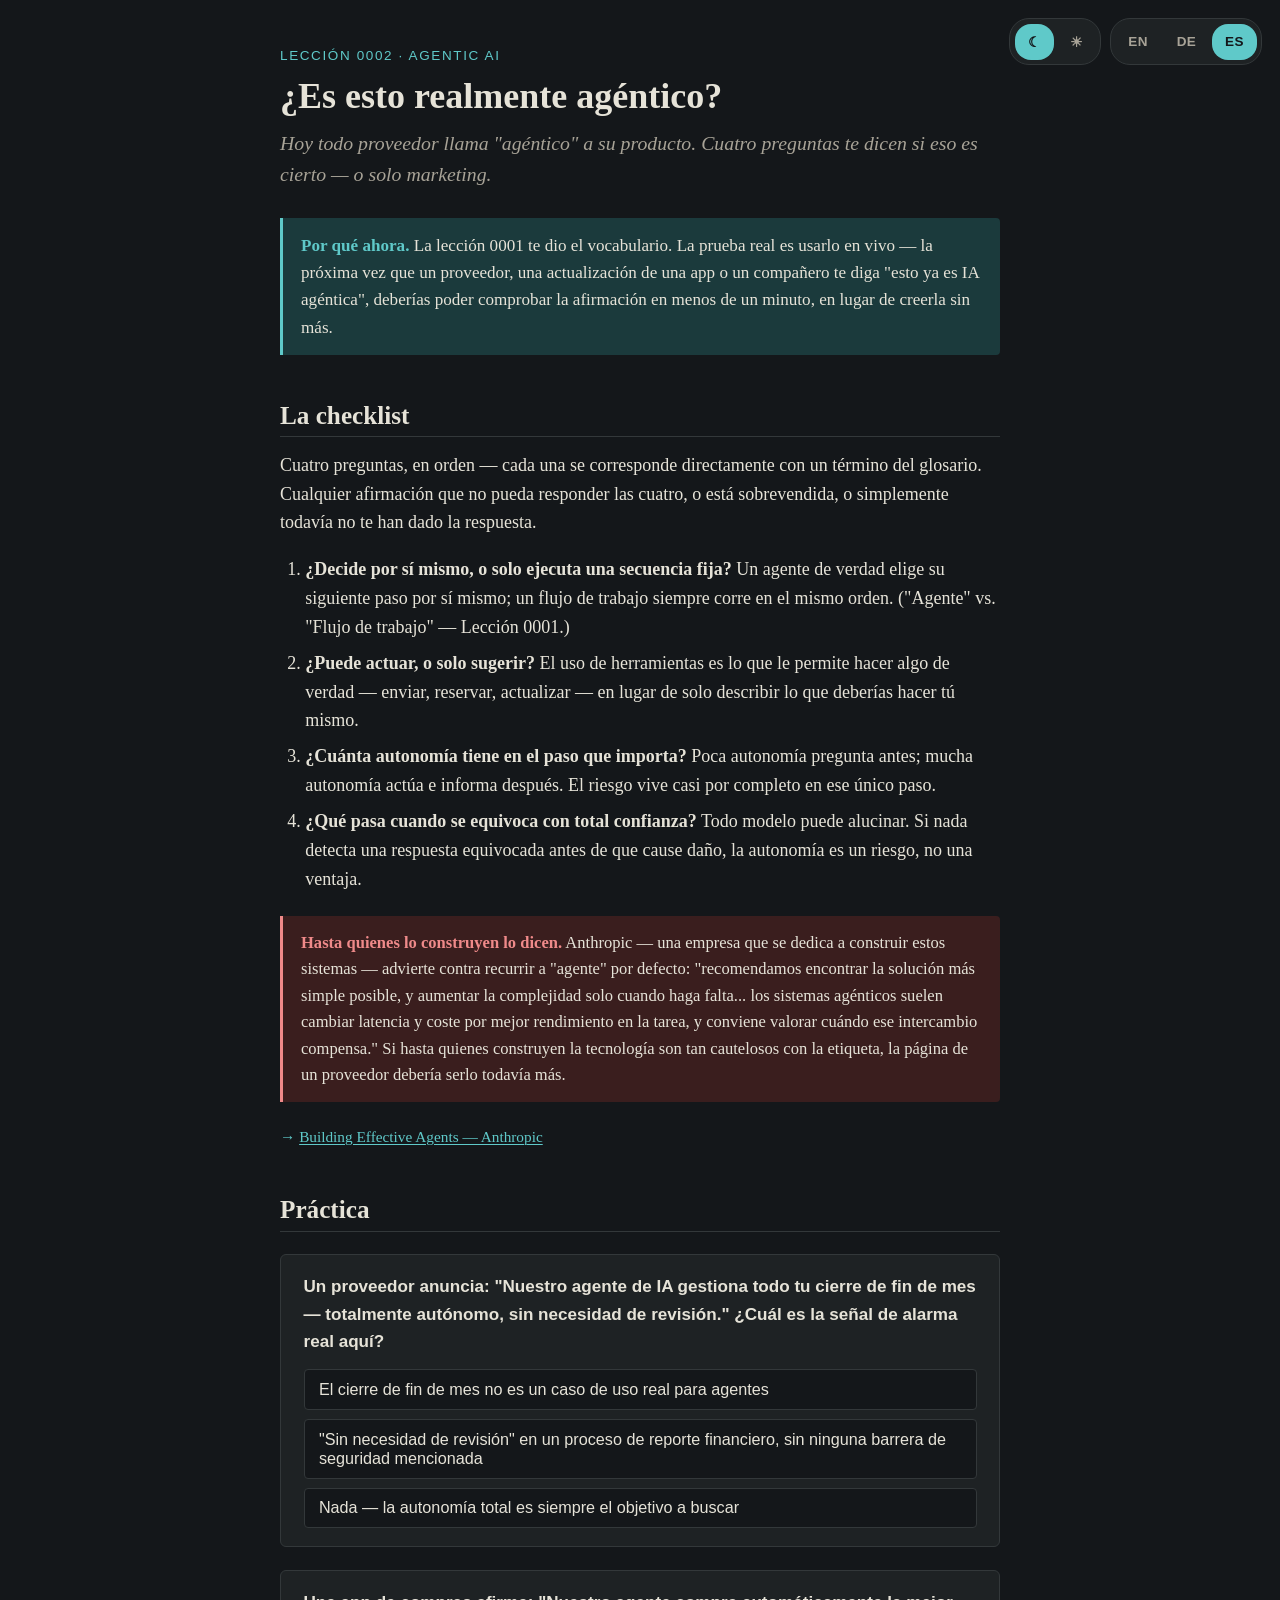
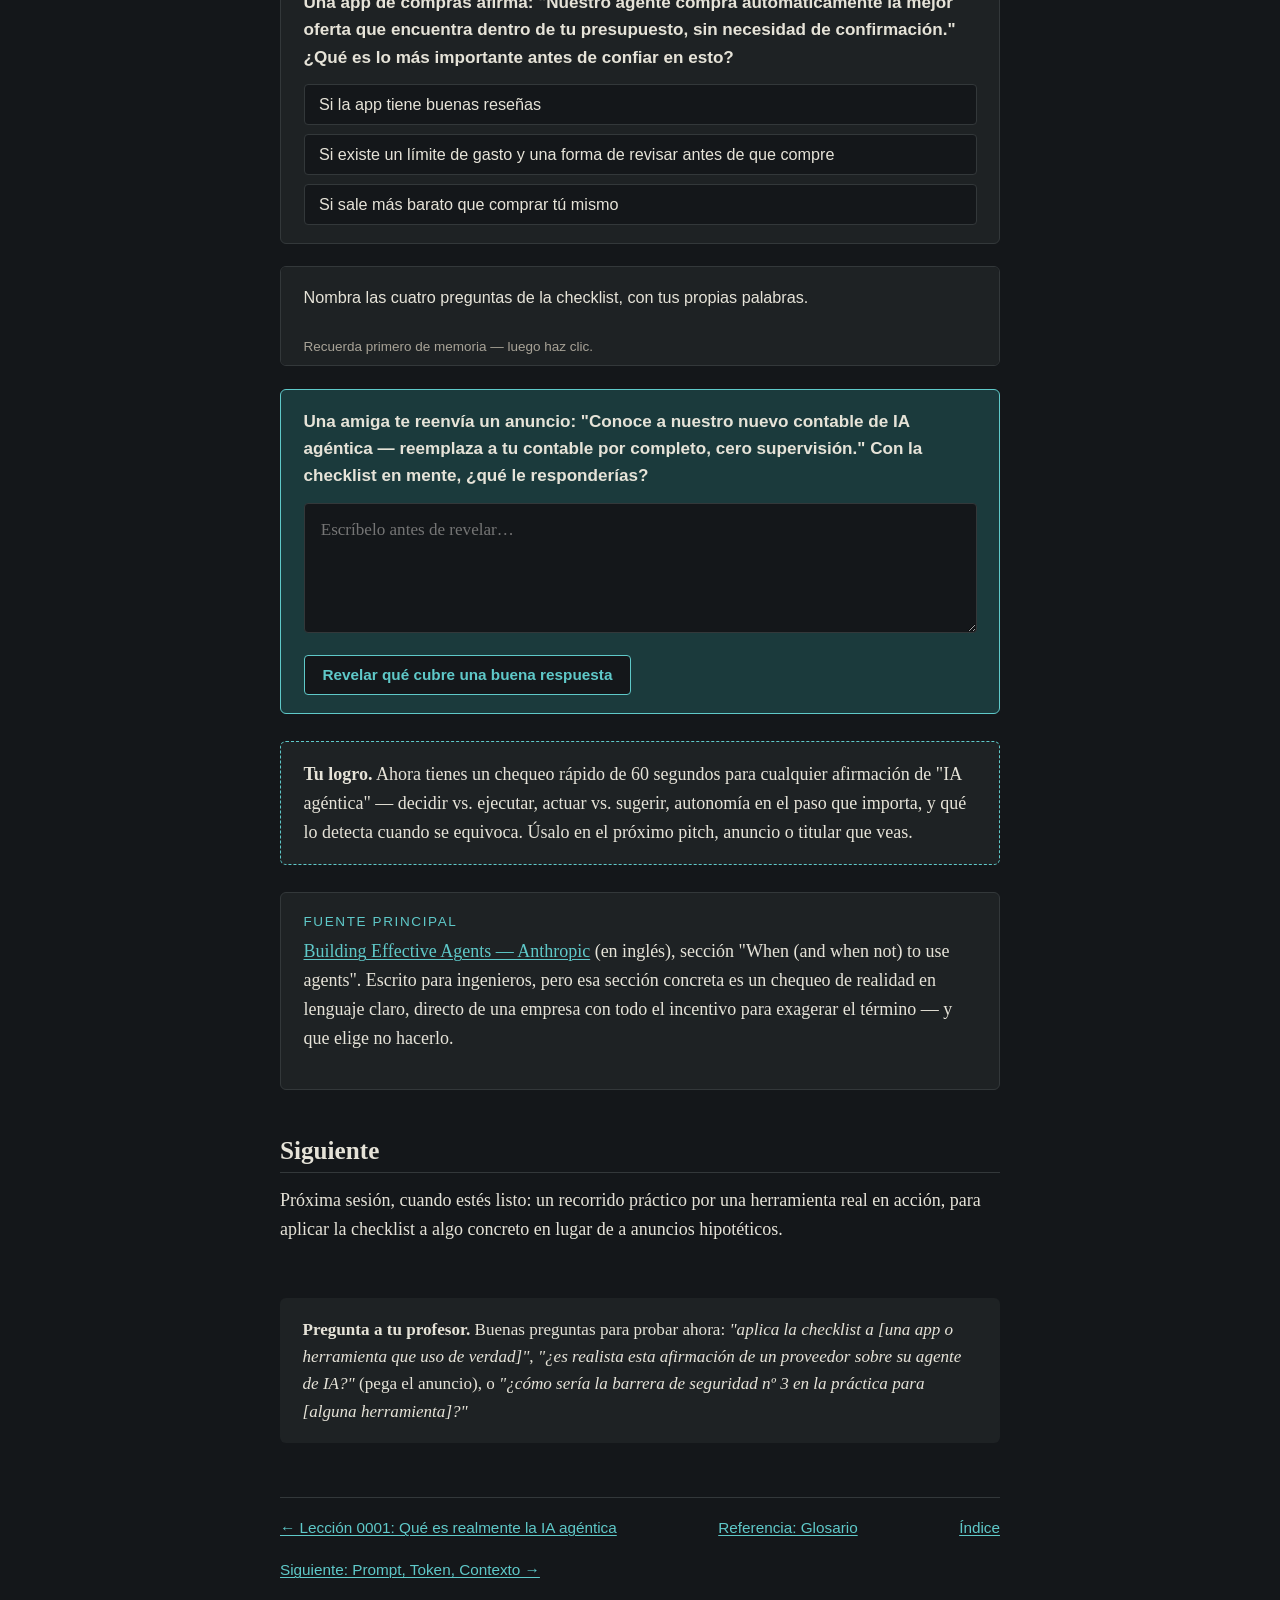
<file: lessons/0002-is-this-actually-agentic.html>
<!DOCTYPE html>
<html lang="es">
<head>
<meta charset="utf-8">
<meta name="viewport" content="width=device-width, initial-scale=1">
<title>Lesson 0002 — Is This Actually Agentic?</title>
<link rel="stylesheet" href="../assets/style.css">
<link rel="stylesheet" href="../assets/diagram.css">
<link rel="stylesheet" href="../assets/quiz.css">
<link rel="stylesheet" href="../assets/lang-switch.css">
<script src="../assets/quiz.js"></script>
<script src="../assets/lang-switch.js"></script>
<script src="../assets/theme-toggle.js"></script>
</head>
<body>

<div class="top-bar">
  <div class="pill-group theme-toggle">
    <button data-theme="dark" aria-label="Dark mode">☾</button>
    <button data-theme="light" aria-label="Light mode">☀</button>
  </div>
  <div class="pill-group lang-switch">
    <button data-lang="en">EN</button>
    <button data-lang="de">DE</button>
    <button data-lang="es">ES</button>
  </div>
</div>

<header class="lesson-header">
  <p class="eyebrow" data-i18n="en">Lesson 0002 · Agentic AI</p>
  <p class="eyebrow" data-i18n="de">Lektion 0002 · Agentic AI</p>
  <p class="eyebrow" data-i18n="es">Lección 0002 · Agentic AI</p>

  <h1 data-i18n="en">Is This Actually Agentic?</h1>
  <h1 data-i18n="de">Ist das wirklich agentisch?</h1>
  <h1 data-i18n="es">¿Es esto realmente agéntico?</h1>

  <p class="subtitle" data-i18n="en">Every vendor calls their product "agentic" now. Four questions tell you whether that's true — or marketing.</p>
  <p class="subtitle" data-i18n="de">Heute nennt jeder Anbieter sein Produkt „agentisch". Vier Fragen zeigen dir, ob das stimmt — oder Marketing ist.</p>
  <p class="subtitle" data-i18n="es">Hoy todo proveedor llama "agéntico" a su producto. Cuatro preguntas te dicen si eso es cierto — o solo marketing.</p>
</header>

<main>

<div class="mission-tie" data-i18n="en">
  <strong>Why this now.</strong> Lesson 0001 gave you the vocabulary. The real test is using it live — the
  next time a vendor pitch, an app update, or a colleague says "it's agentic AI now," you should be able to
  check the claim in under a minute instead of taking it on faith.
</div>
<div class="mission-tie" data-i18n="de">
  <strong>Warum jetzt.</strong> Lektion 0001 hat dir das Vokabular gegeben. Der echte Test ist, es live
  anzuwenden — wenn dir das nächste Mal ein Verkaufspitch, ein App-Update oder eine Kollegin erzählt, „das
  ist jetzt agentische KI", solltest du die Behauptung in unter einer Minute prüfen können, statt sie
  einfach zu glauben.
</div>
<div class="mission-tie" data-i18n="es">
  <strong>Por qué ahora.</strong> La lección 0001 te dio el vocabulario. La prueba real es usarlo en
  vivo — la próxima vez que un proveedor, una actualización de una app o un compañero te diga "esto ya es
  IA agéntica", deberías poder comprobar la afirmación en menos de un minuto, en lugar de creerla sin más.
</div>

<h2 data-i18n="en">The checklist</h2>
<h2 data-i18n="de">Die Checkliste</h2>
<h2 data-i18n="es">La checklist</h2>

<p data-i18n="en">Four questions, in order — each one maps straight to a term from the glossary. Any claim that can't
answer all four is either overhyped, or you just haven't been told the answer yet.</p>
<p data-i18n="de">Vier Fragen, der Reihe nach – jede davon lässt sich direkt einem Begriff aus dem Glossar zuordnen.
Jede Behauptung, die nicht alle vier beantworten kann, ist entweder überhyped, oder man hat dir die
Antwort einfach noch nicht gegeben.</p>
<p data-i18n="es">Cuatro preguntas, en orden — cada una se corresponde directamente con un término del glosario.
Cualquier afirmación que no pueda responder las cuatro, o está sobrevendida, o simplemente todavía no te
han dado la respuesta.</p>

<ol data-i18n="en">
  <li><strong>Does it decide, or just execute a fixed sequence?</strong> A real agent picks its next step
  itself; a workflow always runs in the same order. ("Agent" vs. "Workflow" — Lesson 0001.)</li>
  <li><strong>Can it act, or only suggest?</strong> Tool use is what lets it actually do something — send,
  post, book, update — instead of just describing what you should do yourself.</li>
  <li><strong>How much autonomy does it have on the step that matters?</strong> Low autonomy asks first;
  high autonomy acts and reports afterward. The risk lives almost entirely in that one step.</li>
  <li><strong>What happens when it's confidently wrong?</strong> Every model can hallucinate. If nothing
  catches a wrong answer before it causes damage, autonomy is a liability, not a feature.</li>
</ol>
<ol data-i18n="de">
  <li><strong>Entscheidet es selbst, oder läuft nur eine feste Abfolge ab?</strong> Ein echter Agent wählt
  seinen nächsten Schritt selbst; ein Workflow läuft immer in derselben Reihenfolge. („Agent" vs.
  „Workflow" — Lektion 0001.)</li>
  <li><strong>Kann es handeln, oder nur vorschlagen?</strong> Tool-Nutzung ist das, was es wirklich etwas
  tun lässt – senden, buchen, aktualisieren – statt nur zu beschreiben, was du selbst tun solltest.</li>
  <li><strong>Wie viel Autonomie hat es bei dem Schritt, der zählt?</strong> Niedrige Autonomie fragt
  vorher; hohe Autonomie handelt und meldet erst danach. Das Risiko steckt fast vollständig in genau
  diesem einen Schritt.</li>
  <li><strong>Was passiert, wenn es überzeugt falschliegt?</strong> Jedes Modell kann halluzinieren. Wenn
  nichts eine falsche Antwort auffängt, bevor sie Schaden anrichtet, ist Autonomie ein Risiko, kein
  Feature.</li>
</ol>
<ol data-i18n="es">
  <li><strong>¿Decide por sí mismo, o solo ejecuta una secuencia fija?</strong> Un agente de verdad elige
  su siguiente paso por sí mismo; un flujo de trabajo siempre corre en el mismo orden. ("Agente" vs.
  "Flujo de trabajo" — Lección 0001.)</li>
  <li><strong>¿Puede actuar, o solo sugerir?</strong> El uso de herramientas es lo que le permite hacer
  algo de verdad — enviar, reservar, actualizar — en lugar de solo describir lo que deberías hacer tú
  mismo.</li>
  <li><strong>¿Cuánta autonomía tiene en el paso que importa?</strong> Poca autonomía pregunta antes;
  mucha autonomía actúa e informa después. El riesgo vive casi por completo en ese único paso.</li>
  <li><strong>¿Qué pasa cuando se equivoca con total confianza?</strong> Todo modelo puede alucinar. Si
  nada detecta una respuesta equivocada antes de que cause daño, la autonomía es un riesgo, no una
  ventaja.</li>
</ol>

<div class="gotcha" data-i18n="en">
  <strong>Even the builders say this.</strong> Anthropic — a company that builds these systems for a
  living — warns against reaching for "agent" by default: "we recommend finding the simplest solution
  possible, and only increasing complexity when needed... Agentic systems often trade latency and cost
  for better task performance, and you should consider when this tradeoff makes sense." If the makers of
  the technology are this cautious about the label, a vendor's landing page should be more cautious too.
</div>
<div class="gotcha" data-i18n="de">
  <strong>Sogar die Erbauer sagen das.</strong> Anthropic – ein Unternehmen, das genau solche Systeme
  baut – warnt davor, standardmäßig zu „Agent" zu greifen: „Wir empfehlen, die einfachste mögliche Lösung
  zu finden und Komplexität nur bei Bedarf zu erhöhen … Agentische Systeme tauschen oft Latenz und Kosten
  gegen bessere Aufgabenleistung, und man sollte abwägen, wann sich dieser Tausch lohnt." Wenn schon die
  Erbauer der Technologie so vorsichtig mit dem Label sind, sollte eine Anbieter-Landingpage es erst recht
  sein.
</div>
<div class="gotcha" data-i18n="es">
  <strong>Hasta quienes lo construyen lo dicen.</strong> Anthropic — una empresa que se dedica a construir
  estos sistemas — advierte contra recurrir a "agente" por defecto: "recomendamos encontrar la solución
  más simple posible, y aumentar la complejidad solo cuando haga falta... los sistemas agénticos suelen
  cambiar latencia y coste por mejor rendimiento en la tarea, y conviene valorar cuándo ese intercambio
  compensa." Si hasta quienes construyen la tecnología son tan cautelosos con la etiqueta, la página de
  un proveedor debería serlo todavía más.
</div>

<p class="citation" data-i18n="en"><a href="https://www.anthropic.com/engineering/building-effective-agents">Building
Effective Agents — Anthropic</a></p>
<p class="citation" data-i18n="de"><a href="https://www.anthropic.com/engineering/building-effective-agents">Building
Effective Agents — Anthropic</a></p>
<p class="citation" data-i18n="es"><a href="https://www.anthropic.com/engineering/building-effective-agents">Building
Effective Agents — Anthropic</a></p>

<h2 data-i18n="en">Practice</h2>
<h2 data-i18n="de">Übung</h2>
<h2 data-i18n="es">Práctica</h2>

<div class="quiz-question" data-i18n="en">
  <p class="quiz-prompt">A vendor pitch says: "Our AI agent handles your entire month-end close — fully
  autonomous, no review needed." What's the actual red flag here?</p>
  <div class="quiz-options">
    <button class="quiz-option" data-correct="false">Month-end close isn't a real use case for agents</button>
    <button class="quiz-option" data-correct="true">"No review needed" on a financial-reporting process, with zero guardrail mentioned</button>
    <button class="quiz-option" data-correct="false">Nothing — full autonomy is always the goal to aim for</button>
  </div>
  <div class="quiz-feedback">
    <span class="verdict"></span>
    <p class="explain">Month-end close is actually one of the real, ICAEW-documented use cases — that part
    is plausible. The red flag is the autonomy claim: every real deployment described in Lesson 0001 keeps
    a human checking the material, judgment-heavy parts. "No review needed" on financial reporting is the
    part worth doubting, not the use case itself.</p>
  </div>
</div>
<div class="quiz-question" data-i18n="de">
  <p class="quiz-prompt">Ein Verkaufspitch sagt: „Unser KI-Agent erledigt euren kompletten Monatsabschluss
  – vollständig autonom, keine Prüfung nötig." Was ist hier das eigentliche Warnsignal?</p>
  <div class="quiz-options">
    <button class="quiz-option" data-correct="false">Monatsabschluss ist kein echter Anwendungsfall für Agenten</button>
    <button class="quiz-option" data-correct="true">„Keine Prüfung nötig" bei einem Finanzberichtsprozess, ohne genannte Leitplanke</button>
    <button class="quiz-option" data-correct="false">Nichts — volle Autonomie ist immer das anzustrebende Ziel</button>
  </div>
  <div class="quiz-feedback">
    <span class="verdict"></span>
    <p class="explain">Der Monatsabschluss ist tatsächlich einer der echten, von ICAEW dokumentierten
    Anwendungsfälle – das ist plausibel. Das Warnsignal ist die Autonomie-Behauptung: Jede reale
    Umsetzung aus Lektion 0001 lässt einen Menschen die wesentlichen, ermessensabhängigen Teile prüfen.
    „Keine Prüfung nötig" bei der Finanzberichterstattung ist der Teil, an dem man zweifeln sollte, nicht
    der Anwendungsfall selbst.</p>
  </div>
</div>
<div class="quiz-question" data-i18n="es">
  <p class="quiz-prompt">Un proveedor anuncia: "Nuestro agente de IA gestiona todo tu cierre de fin de
  mes — totalmente autónomo, sin necesidad de revisión." ¿Cuál es la señal de alarma real aquí?</p>
  <div class="quiz-options">
    <button class="quiz-option" data-correct="false">El cierre de fin de mes no es un caso de uso real para agentes</button>
    <button class="quiz-option" data-correct="true">"Sin necesidad de revisión" en un proceso de reporte financiero, sin ninguna barrera de seguridad mencionada</button>
    <button class="quiz-option" data-correct="false">Nada — la autonomía total es siempre el objetivo a buscar</button>
  </div>
  <div class="quiz-feedback">
    <span class="verdict"></span>
    <p class="explain">El cierre de fin de mes es en realidad uno de los casos de uso reales documentados
    por ICAEW — esa parte es plausible. La señal de alarma es la afirmación sobre autonomía: toda
    implementación real descrita en la Lección 0001 mantiene a un humano revisando las partes materiales
    y de criterio. "Sin necesidad de revisión" en reporte financiero es lo que hay que dudar, no el caso
    de uso en sí.</p>
  </div>
</div>

<div class="quiz-question" data-i18n="en">
  <p class="quiz-prompt">A shopping app claims: "Our agent automatically buys the best deal it finds under
  your budget, no confirmation needed." What matters most before trusting this?</p>
  <div class="quiz-options">
    <button class="quiz-option" data-correct="false">Whether the app has good reviews</button>
    <button class="quiz-option" data-correct="true">Whether there's a spending guardrail and a way to review before it purchases</button>
    <button class="quiz-option" data-correct="false">Whether it's cheaper than shopping yourself</button>
  </div>
  <div class="quiz-feedback">
    <span class="verdict"></span>
    <p class="explain">Reviews and price are worth knowing, but neither tells you what happens when the
    agent's judgment is wrong. The question that's actually about the agentic risk: is there a spending
    limit, and does a real purchase happen without you ever seeing it first?</p>
  </div>
</div>
<div class="quiz-question" data-i18n="de">
  <p class="quiz-prompt">Eine Shopping-App wirbt: „Unser Agent kauft automatisch das beste Angebot
  innerhalb deines Budgets – keine Bestätigung nötig." Was ist am wichtigsten, bevor man dem vertraut?</p>
  <div class="quiz-options">
    <button class="quiz-option" data-correct="false">Ob die App gute Bewertungen hat</button>
    <button class="quiz-option" data-correct="true">Ob es ein Ausgabenlimit gibt und eine Möglichkeit, vor dem Kauf zu prüfen</button>
    <button class="quiz-option" data-correct="false">Ob es günstiger ist, als selbst einzukaufen</button>
  </div>
  <div class="quiz-feedback">
    <span class="verdict"></span>
    <p class="explain">Bewertungen und Preis sind gut zu wissen, aber keins von beiden sagt dir, was
    passiert, wenn die Einschätzung des Agenten falsch ist. Die Frage, die wirklich das agentische Risiko
    betrifft: Gibt es ein Ausgabenlimit, und passiert ein echter Kauf, ohne dass du ihn je vorher siehst?</p>
  </div>
</div>
<div class="quiz-question" data-i18n="es">
  <p class="quiz-prompt">Una app de compras afirma: "Nuestro agente compra automáticamente la mejor oferta
  que encuentra dentro de tu presupuesto, sin necesidad de confirmación." ¿Qué es lo más importante antes
  de confiar en esto?</p>
  <div class="quiz-options">
    <button class="quiz-option" data-correct="false">Si la app tiene buenas reseñas</button>
    <button class="quiz-option" data-correct="true">Si existe un límite de gasto y una forma de revisar antes de que compre</button>
    <button class="quiz-option" data-correct="false">Si sale más barato que comprar tú mismo</button>
  </div>
  <div class="quiz-feedback">
    <span class="verdict"></span>
    <p class="explain">Las reseñas y el precio vale la pena conocerlos, pero ninguno te dice qué pasa
    cuando el criterio del agente se equivoca. La pregunta que de verdad toca el riesgo agéntico: ¿hay un
    límite de gasto, y ocurre una compra real sin que tú la veas nunca antes?</p>
  </div>
</div>

<div class="recall-card" data-i18n="en">
  <div class="prompt">Name the four checklist questions, in your own words.</div>
  <div class="hint">Recall from memory first — then click.</div>
  <div class="answer">
    Does it decide or just execute a fixed order? Can it act or only suggest? How much autonomy on the
    step that matters? What catches it when it's confidently wrong?
  </div>
</div>
<div class="recall-card" data-i18n="de">
  <div class="prompt">Nenne die vier Checklisten-Fragen mit eigenen Worten.</div>
  <div class="hint">Erst aus dem Gedächtnis abrufen — dann klicken.</div>
  <div class="answer">
    Entscheidet es, oder läuft nur eine feste Reihenfolge ab? Kann es handeln oder nur vorschlagen? Wie
    viel Autonomie bei dem Schritt, der zählt? Was fängt es auf, wenn es überzeugt falschliegt?
  </div>
</div>
<div class="recall-card" data-i18n="es">
  <div class="prompt">Nombra las cuatro preguntas de la checklist, con tus propias palabras.</div>
  <div class="hint">Recuerda primero de memoria — luego haz clic.</div>
  <div class="answer">
    ¿Decide o solo ejecuta un orden fijo? ¿Puede actuar o solo sugerir? ¿Cuánta autonomía en el paso que
    importa? ¿Qué lo detecta cuando se equivoca con total confianza?
  </div>
</div>

<div class="teach-back" data-i18n="en">
  <p class="teach-prompt">A friend forwards you an ad: "Meet our new agentic AI accountant — replaces your
  bookkeeper completely, zero oversight." Using the checklist, what would you write back?</p>
  <textarea class="teach-input" rows="4" placeholder="Write it out before revealing…"></textarea>
  <button class="teach-reveal">Reveal what a strong answer covers</button>
  <div class="teach-checklist">
    <p class="checklist-label">A strong answer hits:</p>
    <ul>
      <li>Asks whether it actually decides its own steps, or is a fixed workflow wearing an "agent"
      label.</li>
      <li>Asks what it can really do (post entries, file, pay) versus what it only drafts.</li>
      <li>Zeroes in on "zero oversight" as the specific claim to doubt — not the general idea of AI in
      bookkeeping, which is plausible in narrow slices.</li>
      <li>Asks what happens the one time it misclassifies something or hallucinates a rule — is there any
      mechanism to catch that before it reaches a filing or a payment?</li>
      <li>Lands on: not "impossible," but "zero oversight, full replacement" is the outlier part of the
      claim worth pressure-testing before believing it.</li>
    </ul>
  </div>
</div>
<div class="teach-back" data-i18n="de">
  <p class="teach-prompt">Eine Freundin leitet dir eine Anzeige weiter: „Lernt unseren neuen agentischen
  KI-Buchhalter kennen – ersetzt eure Buchhaltung komplett, null Aufsicht." Was würdest du ihr, mit der
  Checkliste im Kopf, zurückschreiben?</p>
  <textarea class="teach-input" rows="4" placeholder="Erst aufschreiben, dann aufdecken…"></textarea>
  <button class="teach-reveal">Aufdecken, was eine starke Antwort abdeckt</button>
  <div class="teach-checklist">
    <p class="checklist-label">Eine starke Antwort trifft:</p>
    <ul>
      <li>Fragt, ob es wirklich seine eigenen Schritte entscheidet, oder ob es ein fester Workflow mit
      „Agent"-Etikett ist.</li>
      <li>Fragt, was es wirklich tun kann (Buchungen eintragen, einreichen, bezahlen) im Gegensatz zu dem,
      was es nur entwirft.</li>
      <li>Konzentriert sich auf „null Aufsicht" als den konkreten Punkt, an dem man zweifeln sollte –
      nicht an der generellen Idee von KI in der Buchhaltung, die in engen Bereichen plausibel ist.</li>
      <li>Fragt, was passiert, wenn es einmal etwas falsch kategorisiert oder eine Regel halluziniert –
      gibt es irgendeinen Mechanismus, der das auffängt, bevor es zu einer Einreichung oder Zahlung
      kommt?</li>
      <li>Landet bei: nicht „unmöglich", aber „null Aufsicht, vollständiger Ersatz" ist der Ausreißer-Teil
      der Behauptung, den man vor dem Glauben auf die Probe stellen sollte.</li>
    </ul>
  </div>
</div>
<div class="teach-back" data-i18n="es">
  <p class="teach-prompt">Una amiga te reenvía un anuncio: "Conoce a nuestro nuevo contable de IA
  agéntica — reemplaza a tu contable por completo, cero supervisión." Con la checklist en mente, ¿qué le
  responderías?</p>
  <textarea class="teach-input" rows="4" placeholder="Escríbelo antes de revelar…"></textarea>
  <button class="teach-reveal">Revelar qué cubre una buena respuesta</button>
  <div class="teach-checklist">
    <p class="checklist-label">Una buena respuesta incluye:</p>
    <ul>
      <li>Pregunta si de verdad decide sus propios pasos, o es un flujo de trabajo fijo con etiqueta de
      "agente".</li>
      <li>Pregunta qué puede hacer realmente (registrar asientos, presentar, pagar) frente a lo que solo
      redacta.</li>
      <li>Se centra en "cero supervisión" como el punto concreto que hay que dudar — no en la idea
      general de IA en contabilidad, que es plausible en porciones acotadas.</li>
      <li>Pregunta qué pasa la vez que clasifique algo mal o alucine una norma — ¿hay algún mecanismo que
      lo detecte antes de llegar a una presentación o un pago?</li>
      <li>Concluye: no "imposible", pero "cero supervisión, reemplazo total" es la parte atípica de la
      afirmación que conviene poner a prueba antes de creérsela.</li>
    </ul>
  </div>
</div>

<div class="win-box" data-i18n="en">
  <strong>Your win.</strong> You now have a 60-second gut check for any "agentic AI" claim — decide vs.
  execute, act vs. suggest, autonomy on the step that matters, and what catches it when it's wrong. Use it
  on the next pitch, ad, or headline you see.
</div>
<div class="win-box" data-i18n="de">
  <strong>Dein Gewinn.</strong> Du hast jetzt einen 60-Sekunden-Bauchcheck für jede „Agentic AI"-Behauptung
  – entscheiden vs. ausführen, handeln vs. vorschlagen, Autonomie bei dem Schritt, der zählt, und was
  auffängt, wenn es falsch liegt. Wende ihn beim nächsten Pitch, der nächsten Anzeige oder Schlagzeile an.
</div>
<div class="win-box" data-i18n="es">
  <strong>Tu logro.</strong> Ahora tienes un chequeo rápido de 60 segundos para cualquier afirmación de
  "IA agéntica" — decidir vs. ejecutar, actuar vs. sugerir, autonomía en el paso que importa, y qué lo
  detecta cuando se equivoca. Úsalo en el próximo pitch, anuncio o titular que veas.
</div>

<div class="primary-source" data-i18n="en">
  <p class="eyebrow">Primary source</p>
  <p><a href="https://www.anthropic.com/engineering/building-effective-agents">Building Effective Agents —
  Anthropic</a>, section "When (and when not) to use agents." Written for engineers, but that one section
  is a plain-language reality check worth reading directly, straight from a company with every incentive
  to hype the term and choosing not to.</p>
</div>
<div class="primary-source" data-i18n="de">
  <p class="eyebrow">Primärquelle</p>
  <p><a href="https://www.anthropic.com/engineering/building-effective-agents">Building Effective Agents —
  Anthropic</a> (Englisch), Abschnitt „When (and when not) to use agents". Für Ingenieure geschrieben,
  aber genau dieser Abschnitt ist ein klar formulierter Realitätscheck, direkt von einem Unternehmen, das
  allen Anreiz hätte, den Begriff aufzublasen – und es bewusst nicht tut.</p>
</div>
<div class="primary-source" data-i18n="es">
  <p class="eyebrow">Fuente principal</p>
  <p><a href="https://www.anthropic.com/engineering/building-effective-agents">Building Effective Agents —
  Anthropic</a> (en inglés), sección "When (and when not) to use agents". Escrito para ingenieros, pero
  esa sección concreta es un chequeo de realidad en lenguaje claro, directo de una empresa con todo el
  incentivo para exagerar el término — y que elige no hacerlo.</p>
</div>

<h2 data-i18n="en">Next</h2>
<h2 data-i18n="de">Als Nächstes</h2>
<h2 data-i18n="es">Siguiente</h2>

<p data-i18n="en">Next session, whenever you're ready: a hands-on walkthrough of one real tool in action, so the
checklist gets applied to something concrete instead of hypothetical ads.</p>
<p data-i18n="de">Nächste Sitzung, sobald du bereit bist: ein praktischer Durchgang durch ein echtes Tool in
Aktion, damit die Checkliste auf etwas Konkretes angewendet wird statt auf hypothetische Anzeigen.</p>
<p data-i18n="es">Próxima sesión, cuando estés listo: un recorrido práctico por una herramienta real en acción,
para aplicar la checklist a algo concreto en lugar de a anuncios hipotéticos.</p>

<div class="ask-agent" data-i18n="en">
  <strong>Ask your teacher.</strong> Good questions to try now: <em>"run the checklist on [an app or tool
  I actually use]"</em>, <em>"is this vendor's claim about their AI agent realistic?"</em> (paste the
  pitch), or <em>"what would guardrail #3 look like in practice for [some tool]?"</em>
</div>
<div class="ask-agent" data-i18n="de">
  <strong>Frag deine Lehrkraft.</strong> Gute Fragen zum Ausprobieren: <em>„Wende die Checkliste auf [eine
  App oder ein Tool, das ich wirklich nutze] an"</em>, <em>„Ist diese Anbieter-Behauptung über ihren
  KI-Agenten realistisch?"</em> (Pitch einfügen), oder <em>„Wie würde Leitplanke Nr. 3 in der Praxis für
  [ein Tool] aussehen?"</em>
</div>
<div class="ask-agent" data-i18n="es">
  <strong>Pregunta a tu profesor.</strong> Buenas preguntas para probar ahora: <em>"aplica la checklist a
  [una app o herramienta que uso de verdad]"</em>, <em>"¿es realista esta afirmación de un proveedor sobre
  su agente de IA?"</em> (pega el anuncio), o <em>"¿cómo sería la barrera de seguridad nº 3 en la práctica
  para [alguna herramienta]?"</em>
</div>

<nav class="lesson-links">
  <a href="0001-what-agentic-ai-actually-is.html" data-i18n="en">← Lesson 0001: What Agentic AI Actually Is</a>
  <a href="0001-what-agentic-ai-actually-is.html" data-i18n="de">← Lektion 0001: Was Agentic AI eigentlich ist</a>
  <a href="0001-what-agentic-ai-actually-is.html" data-i18n="es">← Lección 0001: Qué es realmente la IA agéntica</a>

  <a href="../reference/glossary.html" data-i18n="en">Reference: Glossary</a>
  <a href="../reference/glossary.html" data-i18n="de">Referenz: Glossar</a>
  <a href="../reference/glossary.html" data-i18n="es">Referencia: Glosario</a>

  <a href="../index.html" data-i18n="en">Index</a>
  <a href="../index.html" data-i18n="de">Index</a>
  <a href="../index.html" data-i18n="es">Índice</a>

  <a href="0003-prompt-token-context.html" data-i18n="en">Next: Prompt, Token, Context →</a>
  <a href="0003-prompt-token-context.html" data-i18n="de">Weiter: Prompt, Token, Kontext →</a>
  <a href="0003-prompt-token-context.html" data-i18n="es">Siguiente: Prompt, Token, Contexto →</a>
</nav>

</main>
</body>
</html>
</file>
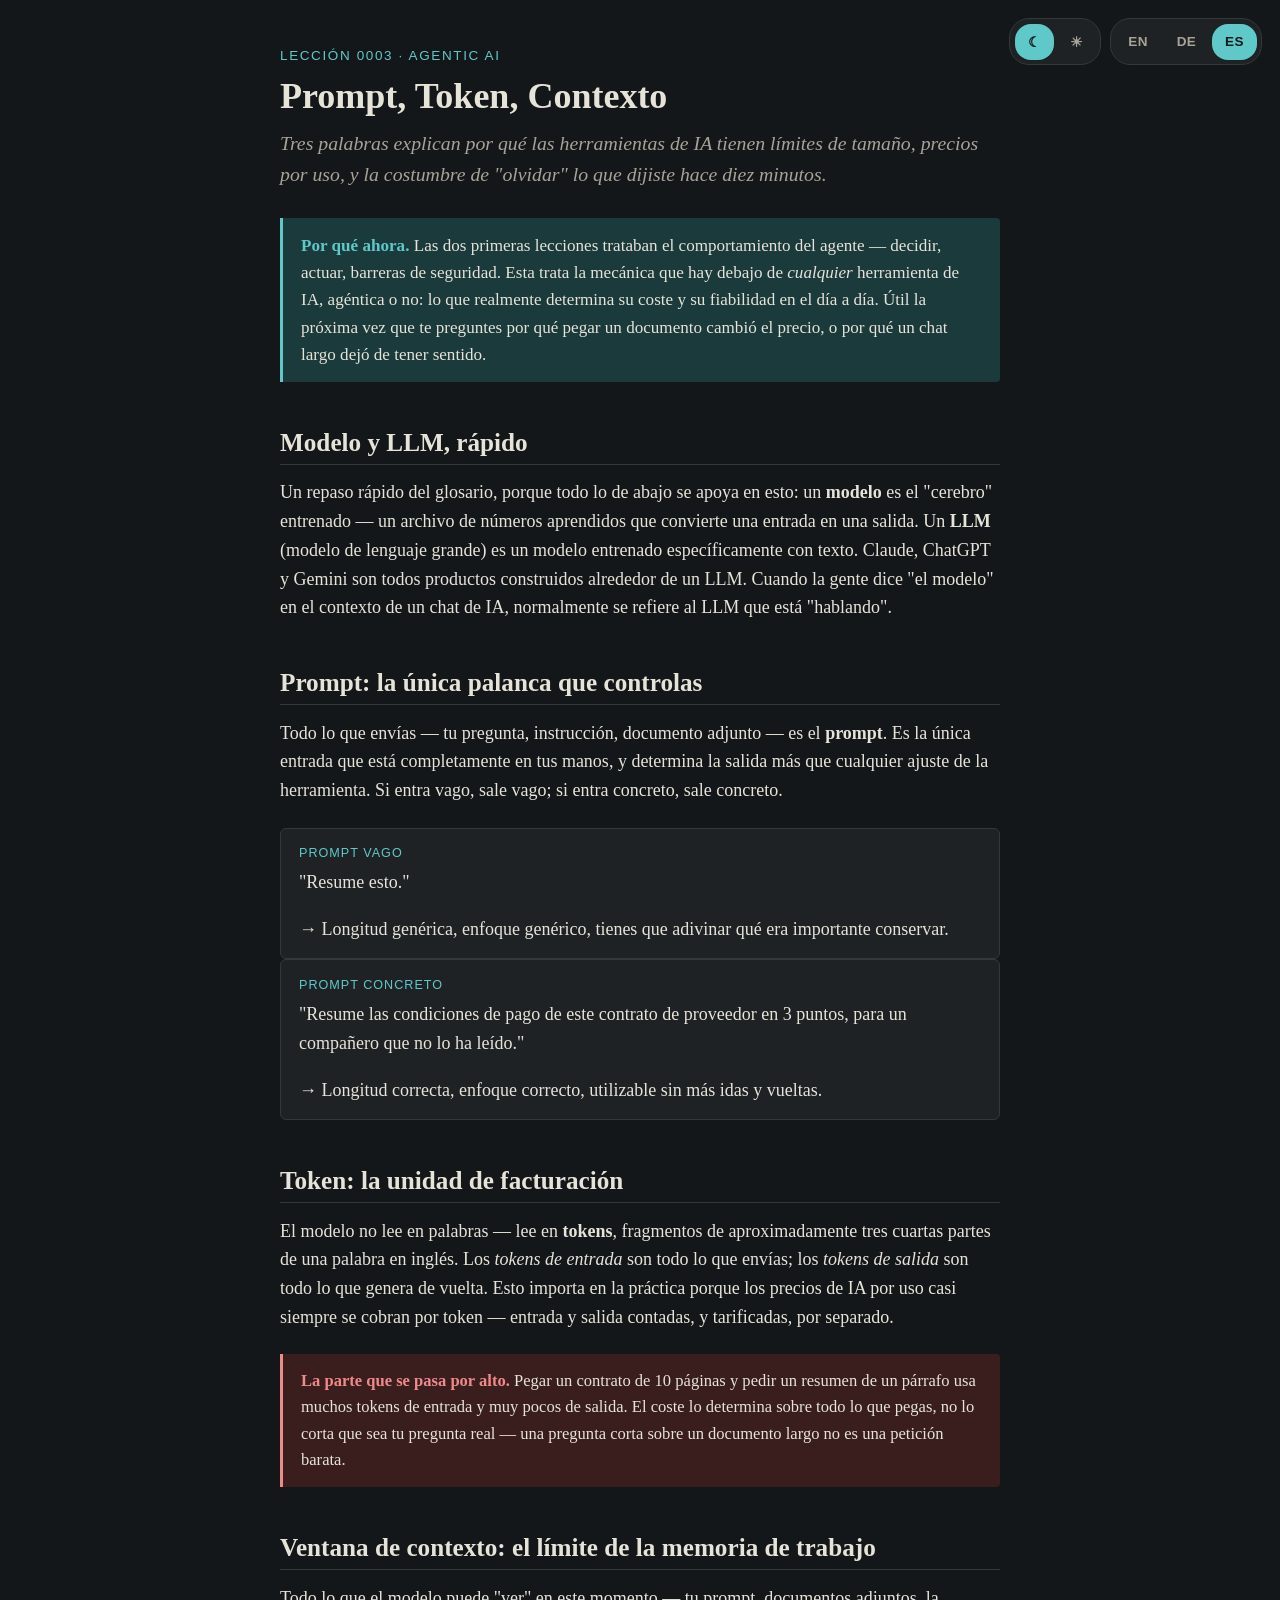
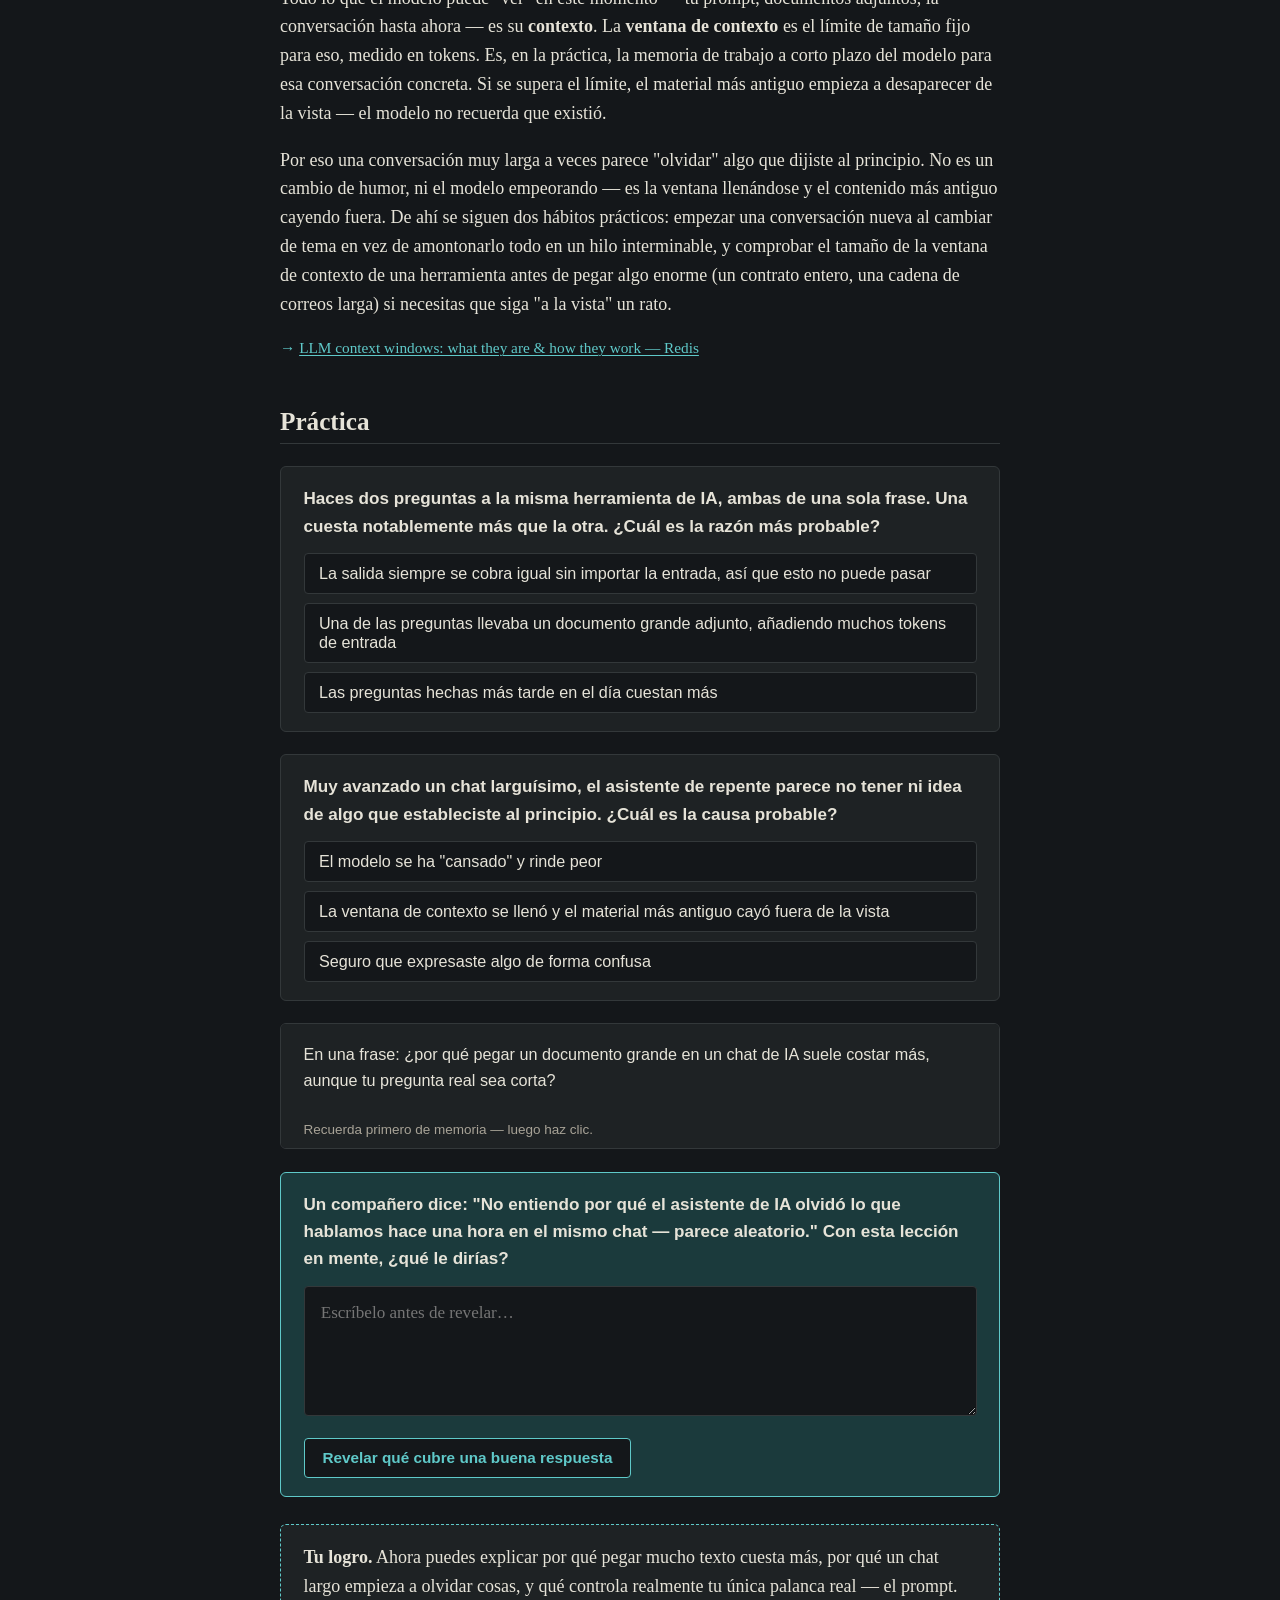
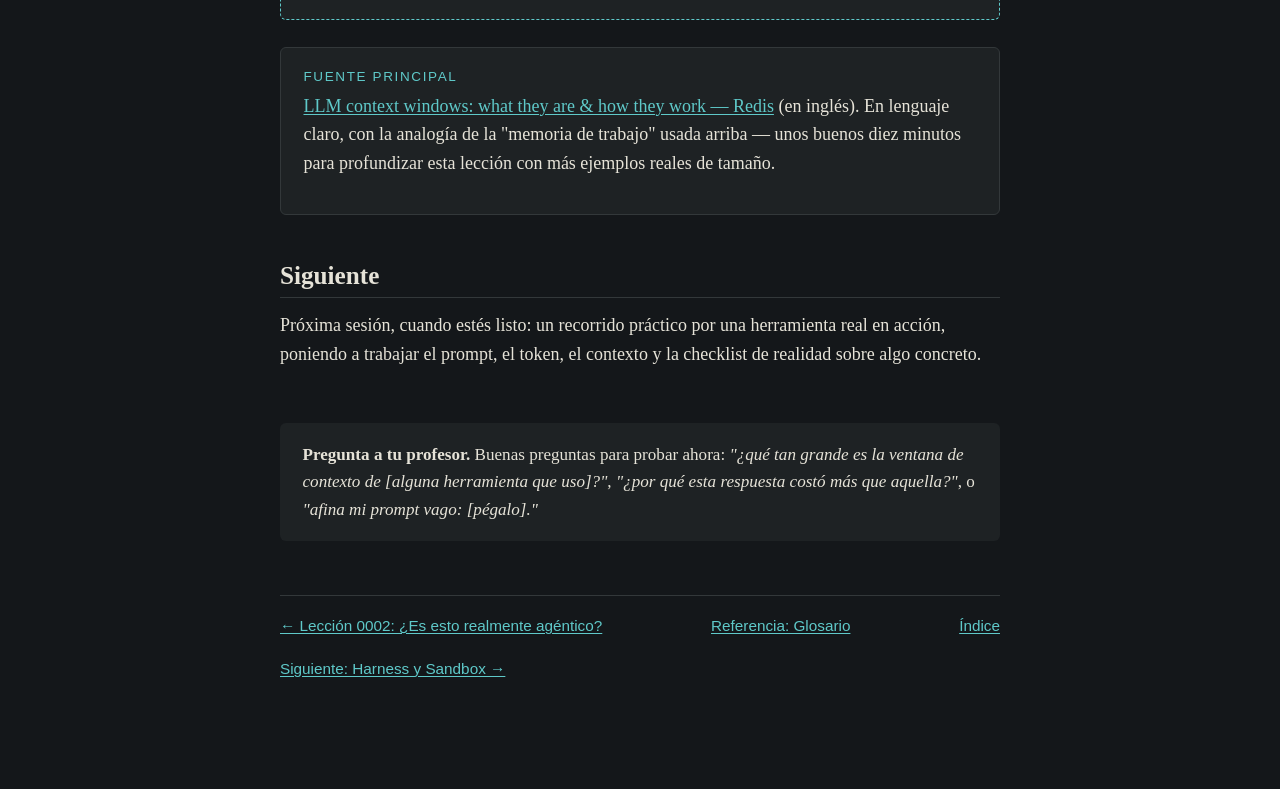
<file: lessons/0003-prompt-token-context.html>
<!DOCTYPE html>
<html lang="es">
<head>
<meta charset="utf-8">
<meta name="viewport" content="width=device-width, initial-scale=1">
<title>Lesson 0003 — Prompt, Token, Context</title>
<link rel="stylesheet" href="../assets/style.css">
<link rel="stylesheet" href="../assets/diagram.css">
<link rel="stylesheet" href="../assets/quiz.css">
<link rel="stylesheet" href="../assets/lang-switch.css">
<script src="../assets/quiz.js"></script>
<script src="../assets/lang-switch.js"></script>
<script src="../assets/theme-toggle.js"></script>
</head>
<body>

<div class="top-bar">
  <div class="pill-group theme-toggle">
    <button data-theme="dark" aria-label="Dark mode">☾</button>
    <button data-theme="light" aria-label="Light mode">☀</button>
  </div>
  <div class="pill-group lang-switch">
    <button data-lang="en">EN</button>
    <button data-lang="de">DE</button>
    <button data-lang="es">ES</button>
  </div>
</div>

<header class="lesson-header">
  <p class="eyebrow" data-i18n="en">Lesson 0003 · Agentic AI</p>
  <p class="eyebrow" data-i18n="de">Lektion 0003 · Agentic AI</p>
  <p class="eyebrow" data-i18n="es">Lección 0003 · Agentic AI</p>

  <h1 data-i18n="en">Prompt, Token, Context</h1>
  <h1 data-i18n="de">Prompt, Token, Kontext</h1>
  <h1 data-i18n="es">Prompt, Token, Contexto</h1>

  <p class="subtitle" data-i18n="en">Three words explain why AI tools have size limits, per-use pricing, and a habit of "forgetting" what you said ten minutes ago.</p>
  <p class="subtitle" data-i18n="de">Drei Wörter erklären, warum KI-Tools Größenlimits, nutzungsbasierte Preise haben und dazu neigen, zu „vergessen", was du vor zehn Minuten gesagt hast.</p>
  <p class="subtitle" data-i18n="es">Tres palabras explican por qué las herramientas de IA tienen límites de tamaño, precios por uso, y la costumbre de "olvidar" lo que dijiste hace diez minutos.</p>
</header>

<main>

<div class="mission-tie" data-i18n="en">
  <strong>Why this now.</strong> The first two lessons covered agent behavior — deciding, acting,
  guardrails. This one covers the plumbing underneath <em>any</em> AI tool, agentic or not: what actually
  determines its cost and its reliability day to day. Useful the next time you wonder why pasting a
  document changed the price, or why a long chat stopped making sense.
</div>
<div class="mission-tie" data-i18n="de">
  <strong>Warum jetzt.</strong> Die ersten beiden Lektionen behandelten agentisches Verhalten –
  entscheiden, handeln, Leitplanken. Diese hier behandelt die Technik darunter, bei <em>jedem</em>
  KI-Tool, ob agentisch oder nicht: was tatsächlich Kosten und Zuverlässigkeit im Alltag bestimmt.
  Nützlich, wenn du das nächste Mal fragst, warum das Einfügen eines Dokuments den Preis verändert hat,
  oder warum ein langer Chat auf einmal keinen Sinn mehr ergab.
</div>
<div class="mission-tie" data-i18n="es">
  <strong>Por qué ahora.</strong> Las dos primeras lecciones trataban el comportamiento del agente —
  decidir, actuar, barreras de seguridad. Esta trata la mecánica que hay debajo de <em>cualquier</em>
  herramienta de IA, agéntica o no: lo que realmente determina su coste y su fiabilidad en el día a día.
  Útil la próxima vez que te preguntes por qué pegar un documento cambió el precio, o por qué un chat
  largo dejó de tener sentido.
</div>

<h2 data-i18n="en">Model and LLM, quickly</h2>
<h2 data-i18n="de">Modell und LLM, kurz</h2>
<h2 data-i18n="es">Modelo y LLM, rápido</h2>

<p data-i18n="en">A quick recap from the glossary, since everything below builds on it: a <strong>model</strong> is the
trained "brain" — a file of learned numbers that turns an input into an output. An <strong>LLM</strong>
(large language model) is a model trained specifically on text. Claude, ChatGPT, and Gemini are all
products built around an LLM. When people say "the model," in an AI chat context, they usually mean the
LLM doing the talking.</p>
<p data-i18n="de">Eine kurze Auffrischung aus dem Glossar, denn alles Folgende baut darauf auf: Ein
<strong>Modell</strong> ist das trainierte „Gehirn" – eine Datei aus gelernten Zahlen, die eine Eingabe in
eine Ausgabe verwandelt. Ein <strong>LLM</strong> (großes Sprachmodell) ist ein Modell, das speziell auf
Text trainiert wurde. Claude, ChatGPT und Gemini sind alles Produkte, die auf einem LLM aufbauen. Wenn
Leute im Kontext eines KI-Chats „das Modell" sagen, meinen sie meist das LLM, das gerade mit ihnen
„spricht".</p>
<p data-i18n="es">Un repaso rápido del glosario, porque todo lo de abajo se apoya en esto: un
<strong>modelo</strong> es el "cerebro" entrenado — un archivo de números aprendidos que convierte una
entrada en una salida. Un <strong>LLM</strong> (modelo de lenguaje grande) es un modelo entrenado
específicamente con texto. Claude, ChatGPT y Gemini son todos productos construidos alrededor de un LLM.
Cuando la gente dice "el modelo" en el contexto de un chat de IA, normalmente se refiere al LLM que está
"hablando".</p>

<h2 data-i18n="en">Prompt: the one lever you control</h2>
<h2 data-i18n="de">Prompt: der eine Hebel, den du kontrollierst</h2>
<h2 data-i18n="es">Prompt: la única palanca que controlas</h2>

<p data-i18n="en">Everything you send — your question, instruction, attached document — is the <strong>prompt</strong>.
It's the one input entirely in your hands, and it shapes the output more than any setting in the tool.
Vague in, vague out; specific in, specific out.</p>
<p data-i18n="de">Alles, was du schickst – deine Frage, Anweisung, angehängtes Dokument – ist der
<strong>Prompt</strong>. Es ist die eine Eingabe, die vollständig in deiner Hand liegt, und sie prägt die
Ausgabe mehr als jede Einstellung im Tool. Vage rein, vage raus; konkret rein, konkret raus.</p>
<p data-i18n="es">Todo lo que envías — tu pregunta, instrucción, documento adjunto — es el <strong>prompt</strong>.
Es la única entrada que está completamente en tus manos, y determina la salida más que cualquier ajuste
de la herramienta. Si entra vago, sale vago; si entra concreto, sale concreto.</p>

<div class="compare" data-i18n="en">
  <div class="side">
    <p class="side-label">Vague prompt</p>
    <p>"Summarize this."</p>
    <p>→ Generic length, generic focus, you have to guess what mattered to keep.</p>
  </div>
  <div class="side">
    <p class="side-label">Specific prompt</p>
    <p>"Summarize this vendor contract's payment terms in 3 bullet points, for a colleague who hasn't
    read it."</p>
    <p>→ Right length, right focus, usable without more back-and-forth.</p>
  </div>
</div>
<div class="compare" data-i18n="de">
  <div class="side">
    <p class="side-label">Vager Prompt</p>
    <p>„Fasse das zusammen."</p>
    <p>→ Generische Länge, generischer Fokus, du musst raten, was wichtig war zu behalten.</p>
  </div>
  <div class="side">
    <p class="side-label">Konkreter Prompt</p>
    <p>„Fasse die Zahlungsbedingungen dieses Liefervertrags in 3 Stichpunkten zusammen, für eine Kollegin,
    die ihn nicht gelesen hat."</p>
    <p>→ Richtige Länge, richtiger Fokus, nutzbar ohne weiteres Hin und Her.</p>
  </div>
</div>
<div class="compare" data-i18n="es">
  <div class="side">
    <p class="side-label">Prompt vago</p>
    <p>"Resume esto."</p>
    <p>→ Longitud genérica, enfoque genérico, tienes que adivinar qué era importante conservar.</p>
  </div>
  <div class="side">
    <p class="side-label">Prompt concreto</p>
    <p>"Resume las condiciones de pago de este contrato de proveedor en 3 puntos, para un compañero que
    no lo ha leído."</p>
    <p>→ Longitud correcta, enfoque correcto, utilizable sin más idas y vueltas.</p>
  </div>
</div>

<h2 data-i18n="en">Token: the billing unit</h2>
<h2 data-i18n="de">Token: die Abrechnungseinheit</h2>
<h2 data-i18n="es">Token: la unidad de facturación</h2>

<p data-i18n="en">The model doesn't read in words — it reads in <strong>tokens</strong>, chunks of roughly three-quarters
of a word in English. <em>Input tokens</em> are everything you send in; <em>output tokens</em> are
everything it generates back. This matters in practice because usage-based AI pricing is almost always
billed per token — input and output counted, and priced, separately.</p>
<p data-i18n="de">Das Modell liest nicht in Wörtern – es liest in <strong>Tokens</strong>, Häppchen von etwa drei
Vierteln eines Wortes im Englischen. <em>Input-Tokens</em> sind alles, was du hineinschickst;
<em>Output-Tokens</em> sind alles, was zurückkommt. Das ist praktisch relevant, weil nutzungsbasierte
KI-Preise fast immer pro Token abgerechnet werden – Eingabe und Ausgabe getrennt gezählt und getrennt
bepreist.</p>
<p data-i18n="es">El modelo no lee en palabras — lee en <strong>tokens</strong>, fragmentos de aproximadamente
tres cuartas partes de una palabra en inglés. Los <em>tokens de entrada</em> son todo lo que envías; los
<em>tokens de salida</em> son todo lo que genera de vuelta. Esto importa en la práctica porque los
precios de IA por uso casi siempre se cobran por token — entrada y salida contadas, y tarificadas, por
separado.</p>

<div class="gotcha" data-i18n="en">
  <strong>The part people miss.</strong> Pasting a 10-page contract in and asking for a one-paragraph
  summary uses many input tokens and very few output tokens. The cost is driven mostly by what you paste
  in, not by how short your actual question is — a short question about a long document is not a cheap
  request.
</div>
<div class="gotcha" data-i18n="de">
  <strong>Der Teil, den man übersieht.</strong> Einen zehnseitigen Vertrag einzufügen und um eine
  Ein-Absatz-Zusammenfassung zu bitten, verbraucht viele Input-Tokens und sehr wenige Output-Tokens. Die
  Kosten werden vor allem von dem bestimmt, was du einfügst, nicht davon, wie kurz deine eigentliche Frage
  ist – eine kurze Frage zu einem langen Dokument ist keine billige Anfrage.
</div>
<div class="gotcha" data-i18n="es">
  <strong>La parte que se pasa por alto.</strong> Pegar un contrato de 10 páginas y pedir un resumen de un
  párrafo usa muchos tokens de entrada y muy pocos de salida. El coste lo determina sobre todo lo que
  pegas, no lo corta que sea tu pregunta real — una pregunta corta sobre un documento largo no es una
  petición barata.
</div>

<h2 data-i18n="en">Context window: the working memory limit</h2>
<h2 data-i18n="de">Kontextfenster: die Grenze des Arbeitsgedächtnisses</h2>
<h2 data-i18n="es">Ventana de contexto: el límite de la memoria de trabajo</h2>

<p data-i18n="en">Everything the model can currently "see" — your prompt, attached documents, the conversation so
far — is its <strong>context</strong>. The <strong>context window</strong> is the hard size limit on
that, measured in tokens. It's effectively the model's short-term working memory for this one
conversation. Go past the limit and the oldest material starts falling out of view — the model doesn't
remember it was ever there.</p>
<p data-i18n="de">Alles, was das Modell gerade „sehen" kann – dein Prompt, angehängte Dokumente, das bisherige
Gespräch – ist sein <strong>Kontext</strong>. Das <strong>Kontextfenster</strong> ist die harte
Größengrenze dafür, gemessen in Tokens. Es ist praktisch das Kurzzeitgedächtnis des Modells für genau
dieses eine Gespräch. Überschreitet man die Grenze, fällt das älteste Material aus dem Blickfeld – das
Modell erinnert sich nicht mehr daran, dass es je da war.</p>
<p data-i18n="es">Todo lo que el modelo puede "ver" en este momento — tu prompt, documentos adjuntos, la
conversación hasta ahora — es su <strong>contexto</strong>. La <strong>ventana de contexto</strong> es el
límite de tamaño fijo para eso, medido en tokens. Es, en la práctica, la memoria de trabajo a corto plazo
del modelo para esa conversación concreta. Si se supera el límite, el material más antiguo empieza a
desaparecer de la vista — el modelo no recuerda que existió.</p>

<p data-i18n="en">This is why a very long chat session sometimes seems to "forget" something you said at the start.
It isn't a mood, and it isn't the model getting worse — it's the window filling up and the oldest content
falling out. Two practical habits follow directly: start a fresh conversation when you switch topics
rather than piling onto one endless thread, and check a tool's context window size before pasting in
something huge (a full contract, a long email chain) if you need it to stay "in view" for a while.</p>
<p data-i18n="de">Deshalb wirkt es manchmal so, als würde ein sehr langer Chat plötzlich „vergessen", was du am
Anfang gesagt hast. Das ist keine Laune, und das Modell wird auch nicht schlechter – das Fenster läuft
voll, und der älteste Inhalt fällt heraus. Daraus folgen zwei praktische Gewohnheiten: bei Themenwechsel
lieber einen neuen Chat starten, statt alles in einen endlosen Thread zu packen, und vor dem Einfügen von
etwas Großem (ein ganzer Vertrag, eine lange E-Mail-Kette) die Größe des Kontextfensters eines Tools zu
prüfen, wenn es eine Weile „im Blick" bleiben soll.</p>
<p data-i18n="es">Por eso una conversación muy larga a veces parece "olvidar" algo que dijiste al principio. No
es un cambio de humor, ni el modelo empeorando — es la ventana llenándose y el contenido más antiguo
cayendo fuera. De ahí se siguen dos hábitos prácticos: empezar una conversación nueva al cambiar de tema
en vez de amontonarlo todo en un hilo interminable, y comprobar el tamaño de la ventana de contexto de
una herramienta antes de pegar algo enorme (un contrato entero, una cadena de correos larga) si necesitas
que siga "a la vista" un rato.</p>

<p class="citation" data-i18n="en"><a href="https://redis.io/blog/llm-context-windows/">LLM context
windows: what they are & how they work — Redis</a></p>
<p class="citation" data-i18n="de"><a href="https://redis.io/blog/llm-context-windows/">LLM context
windows: what they are & how they work — Redis</a></p>
<p class="citation" data-i18n="es"><a href="https://redis.io/blog/llm-context-windows/">LLM context
windows: what they are & how they work — Redis</a></p>

<h2 data-i18n="en">Practice</h2>
<h2 data-i18n="de">Übung</h2>
<h2 data-i18n="es">Práctica</h2>

<div class="quiz-question" data-i18n="en">
  <p class="quiz-prompt">You ask two questions to the same AI tool, both one sentence long. One costs
  noticeably more than the other. What's the most likely reason?</p>
  <div class="quiz-options">
    <button class="quiz-option" data-correct="false">Output is always priced the same regardless of input, so this can't happen</button>
    <button class="quiz-option" data-correct="true">One question had a large document attached, adding many input tokens</button>
    <button class="quiz-option" data-correct="false">Questions asked later in the day cost more</button>
  </div>
  <div class="quiz-feedback">
    <span class="verdict"></span>
    <p class="explain">The question's own length barely matters if a large document rode along with it —
    input tokens (everything you send, attachments included) are counted and priced, and a long document
    dwarfs a one-sentence question.</p>
  </div>
</div>
<div class="quiz-question" data-i18n="de">
  <p class="quiz-prompt">Du stellst demselben KI-Tool zwei Fragen, beide nur einen Satz lang. Eine kostet
  spürbar mehr als die andere. Was ist der wahrscheinlichste Grund?</p>
  <div class="quiz-options">
    <button class="quiz-option" data-correct="false">Output wird immer gleich bepreist, unabhängig vom Input — das kann also nicht sein</button>
    <button class="quiz-option" data-correct="true">Bei einer Frage war ein großes Dokument angehängt, das viele Input-Tokens hinzufügt</button>
    <button class="quiz-option" data-correct="false">Fragen, die später am Tag gestellt werden, kosten mehr</button>
  </div>
  <div class="quiz-feedback">
    <span class="verdict"></span>
    <p class="explain">Die Länge der Frage selbst spielt kaum eine Rolle, wenn ein großes Dokument mit
    dabei war – Input-Tokens (alles, was du schickst, Anhänge eingeschlossen) werden gezählt und bepreist,
    und ein langes Dokument übertrifft eine Ein-Satz-Frage bei Weitem.</p>
  </div>
</div>
<div class="quiz-question" data-i18n="es">
  <p class="quiz-prompt">Haces dos preguntas a la misma herramienta de IA, ambas de una sola frase. Una
  cuesta notablemente más que la otra. ¿Cuál es la razón más probable?</p>
  <div class="quiz-options">
    <button class="quiz-option" data-correct="false">La salida siempre se cobra igual sin importar la entrada, así que esto no puede pasar</button>
    <button class="quiz-option" data-correct="true">Una de las preguntas llevaba un documento grande adjunto, añadiendo muchos tokens de entrada</button>
    <button class="quiz-option" data-correct="false">Las preguntas hechas más tarde en el día cuestan más</button>
  </div>
  <div class="quiz-feedback">
    <span class="verdict"></span>
    <p class="explain">La longitud de la propia pregunta casi no importa si un documento grande la
    acompañaba — los tokens de entrada (todo lo que envías, adjuntos incluidos) se cuentan y se
    tarifican, y un documento largo supera con creces a una pregunta de una frase.</p>
  </div>
</div>

<div class="quiz-question" data-i18n="en">
  <p class="quiz-prompt">Deep into a very long chat, the assistant suddenly seems to have no idea about
  something you established at the very start. What's the likely cause?</p>
  <div class="quiz-options">
    <button class="quiz-option" data-correct="false">The model has gotten tired and is performing worse</button>
    <button class="quiz-option" data-correct="true">The context window filled up and the oldest material fell out of view</button>
    <button class="quiz-option" data-correct="false">You must have phrased something confusingly</button>
  </div>
  <div class="quiz-feedback">
    <span class="verdict"></span>
    <p class="explain">Models don't get tired. Once a conversation's total tokens exceed the context
    window, the oldest content is no longer visible to the model at all — not a performance dip, a hard
    size limit being hit.</p>
  </div>
</div>
<div class="quiz-question" data-i18n="de">
  <p class="quiz-prompt">Tief in einem sehr langen Chat scheint der Assistent plötzlich keine Ahnung mehr
  von etwas zu haben, das du ganz am Anfang festgelegt hattest. Was ist die wahrscheinliche Ursache?</p>
  <div class="quiz-options">
    <button class="quiz-option" data-correct="false">Das Modell ist „müde" geworden und liefert schlechtere Leistung</button>
    <button class="quiz-option" data-correct="true">Das Kontextfenster ist vollgelaufen, und der älteste Inhalt ist aus dem Blickfeld gefallen</button>
    <button class="quiz-option" data-correct="false">Du musst dich verwirrend ausgedrückt haben</button>
  </div>
  <div class="quiz-feedback">
    <span class="verdict"></span>
    <p class="explain">Modelle werden nicht müde. Sobald die Gesamt-Tokens eines Gesprächs das
    Kontextfenster übersteigen, ist der älteste Inhalt für das Modell überhaupt nicht mehr sichtbar –
    kein Leistungseinbruch, sondern eine harte Größengrenze, die erreicht wurde.</p>
  </div>
</div>
<div class="quiz-question" data-i18n="es">
  <p class="quiz-prompt">Muy avanzado un chat larguísimo, el asistente de repente parece no tener ni idea
  de algo que estableciste al principio. ¿Cuál es la causa probable?</p>
  <div class="quiz-options">
    <button class="quiz-option" data-correct="false">El modelo se ha "cansado" y rinde peor</button>
    <button class="quiz-option" data-correct="true">La ventana de contexto se llenó y el material más antiguo cayó fuera de la vista</button>
    <button class="quiz-option" data-correct="false">Seguro que expresaste algo de forma confusa</button>
  </div>
  <div class="quiz-feedback">
    <span class="verdict"></span>
    <p class="explain">Los modelos no se cansan. En cuanto los tokens totales de una conversación superan
    la ventana de contexto, el contenido más antiguo deja de ser visible para el modelo por completo — no
    es una bajada de rendimiento, es un límite de tamaño fijo que se ha alcanzado.</p>
  </div>
</div>

<div class="recall-card" data-i18n="en">
  <div class="prompt">In one sentence: why does pasting a large document into an AI chat typically cost
  more, even if your actual question is short?</div>
  <div class="hint">Recall from memory first — then click.</div>
  <div class="answer">
    Because pricing counts input tokens separately, and a large pasted document adds many input tokens
    regardless of how short the question itself is.
  </div>
</div>
<div class="recall-card" data-i18n="de">
  <div class="prompt">In einem Satz: Warum kostet das Einfügen eines großen Dokuments in einen KI-Chat
  meist mehr, selbst wenn deine eigentliche Frage kurz ist?</div>
  <div class="hint">Erst aus dem Gedächtnis abrufen — dann klicken.</div>
  <div class="answer">
    Weil die Preisgestaltung Input-Tokens getrennt zählt, und ein groß eingefügtes Dokument viele
    Input-Tokens hinzufügt, egal wie kurz die Frage selbst ist.
  </div>
</div>
<div class="recall-card" data-i18n="es">
  <div class="prompt">En una frase: ¿por qué pegar un documento grande en un chat de IA suele costar más,
  aunque tu pregunta real sea corta?</div>
  <div class="hint">Recuerda primero de memoria — luego haz clic.</div>
  <div class="answer">
    Porque el precio cuenta los tokens de entrada por separado, y un documento grande pegado añade
    muchos tokens de entrada sin importar lo corta que sea la pregunta en sí.
  </div>
</div>

<div class="teach-back" data-i18n="en">
  <p class="teach-prompt">A colleague says: "I don't get why the AI assistant forgot what we discussed an
  hour ago in the same chat — feels random." Using this lesson, what would you tell them?</p>
  <textarea class="teach-input" rows="4" placeholder="Write it out before revealing…"></textarea>
  <button class="teach-reveal">Reveal what a strong answer covers</button>
  <div class="teach-checklist">
    <p class="checklist-label">A strong answer hits:</p>
    <ul>
      <li>Names the context window as a hard size limit, not a mood or a bug.</li>
      <li>Explains that the oldest material falls out of view first as a long chat keeps growing.</li>
      <li>Suggests starting a fresh conversation for a new topic, or re-stating key facts if they still
      matter deep into a long thread.</li>
      <li>Makes clear it isn't the model "getting worse" over time — it's a structural limit being hit,
      the same every time.</li>
    </ul>
  </div>
</div>
<div class="teach-back" data-i18n="de">
  <p class="teach-prompt">Ein Kollege sagt: „Ich verstehe nicht, warum der KI-Assistent vergessen hat, was
  wir vor einer Stunde im selben Chat besprochen haben – fühlt sich zufällig an." Was würdest du ihm, mit
  dieser Lektion im Kopf, sagen?</p>
  <textarea class="teach-input" rows="4" placeholder="Erst aufschreiben, dann aufdecken…"></textarea>
  <button class="teach-reveal">Aufdecken, was eine starke Antwort abdeckt</button>
  <div class="teach-checklist">
    <p class="checklist-label">Eine starke Antwort trifft:</p>
    <ul>
      <li>Benennt das Kontextfenster als harte Größengrenze, nicht als Laune oder Fehler.</li>
      <li>Erklärt, dass bei einem wachsenden langen Chat der älteste Inhalt zuerst aus dem Blickfeld
      fällt.</li>
      <li>Schlägt vor, bei einem neuen Thema einen frischen Chat zu starten oder wichtige Fakten erneut
      zu nennen, wenn sie tief in einem langen Thread noch wichtig sind.</li>
      <li>Macht klar, dass das Modell mit der Zeit nicht „schlechter wird" – es wird eine strukturelle
      Grenze erreicht, jedes Mal dieselbe.</li>
    </ul>
  </div>
</div>
<div class="teach-back" data-i18n="es">
  <p class="teach-prompt">Un compañero dice: "No entiendo por qué el asistente de IA olvidó lo que
  hablamos hace una hora en el mismo chat — parece aleatorio." Con esta lección en mente, ¿qué le
  dirías?</p>
  <textarea class="teach-input" rows="4" placeholder="Escríbelo antes de revelar…"></textarea>
  <button class="teach-reveal">Revelar qué cubre una buena respuesta</button>
  <div class="teach-checklist">
    <p class="checklist-label">Una buena respuesta incluye:</p>
    <ul>
      <li>Nombra la ventana de contexto como un límite de tamaño fijo, no un cambio de humor ni un
      error.</li>
      <li>Explica que, a medida que un chat largo sigue creciendo, el material más antiguo desaparece
      primero de la vista.</li>
      <li>Sugiere empezar una conversación nueva para un tema nuevo, o repetir los datos clave si siguen
      importando muy avanzado un hilo largo.</li>
      <li>Deja claro que el modelo no "empeora" con el tiempo — se alcanza un límite estructural, siempre
      el mismo.</li>
    </ul>
  </div>
</div>

<div class="win-box" data-i18n="en">
  <strong>Your win.</strong> You can now explain why a big paste costs more, why a long chat starts
  forgetting things, and what your one real lever — the prompt — actually controls.
</div>
<div class="win-box" data-i18n="de">
  <strong>Dein Gewinn.</strong> Du kannst jetzt erklären, warum ein großer Einfüge-Text mehr kostet, warum
  ein langer Chat anfängt zu vergessen, und was dein einer echter Hebel – der Prompt – tatsächlich
  kontrolliert.
</div>
<div class="win-box" data-i18n="es">
  <strong>Tu logro.</strong> Ahora puedes explicar por qué pegar mucho texto cuesta más, por qué un chat
  largo empieza a olvidar cosas, y qué controla realmente tu única palanca real — el prompt.
</div>

<div class="primary-source" data-i18n="en">
  <p class="eyebrow">Primary source</p>
  <p><a href="https://redis.io/blog/llm-context-windows/">LLM context windows: what they are & how they
  work — Redis</a>. Plain-English, with the "working memory" analogy used above — a good ten minutes to
  deepen this lesson with more real-world sizing examples.</p>
</div>
<div class="primary-source" data-i18n="de">
  <p class="eyebrow">Primärquelle</p>
  <p><a href="https://redis.io/blog/llm-context-windows/">LLM context windows: what they are & how they
  work — Redis</a> (Englisch). Klar geschrieben, mit der oben verwendeten „Arbeitsgedächtnis"-Analogie –
  gute zehn Minuten, um diese Lektion mit mehr Praxisbeispielen zur Größenordnung zu vertiefen.</p>
</div>
<div class="primary-source" data-i18n="es">
  <p class="eyebrow">Fuente principal</p>
  <p><a href="https://redis.io/blog/llm-context-windows/">LLM context windows: what they are & how they
  work — Redis</a> (en inglés). En lenguaje claro, con la analogía de la "memoria de trabajo" usada arriba
  — unos buenos diez minutos para profundizar esta lección con más ejemplos reales de tamaño.</p>
</div>

<h2 data-i18n="en">Next</h2>
<h2 data-i18n="de">Als Nächstes</h2>
<h2 data-i18n="es">Siguiente</h2>

<p data-i18n="en">Next session, whenever you're ready: a hands-on walkthrough of one real tool in action, putting
prompt, token, context, and the reality-check checklist all to work on something concrete.</p>
<p data-i18n="de">Nächste Sitzung, sobald du bereit bist: ein praktischer Durchgang durch ein echtes Tool in
Aktion, bei dem Prompt, Token, Kontext und die Realitäts-Checkliste an etwas Konkretem angewendet
werden.</p>
<p data-i18n="es">Próxima sesión, cuando estés listo: un recorrido práctico por una herramienta real en
acción, poniendo a trabajar el prompt, el token, el contexto y la checklist de realidad sobre algo
concreto.</p>

<div class="ask-agent" data-i18n="en">
  <strong>Ask your teacher.</strong> Good questions to try now: <em>"how big is the context window of
  [some tool I use]?"</em>, <em>"why did this response cost more than that one?"</em>, or <em>"rewrite my
  vague prompt to be sharper: [paste it]."</em>
</div>
<div class="ask-agent" data-i18n="de">
  <strong>Frag deine Lehrkraft.</strong> Gute Fragen zum Ausprobieren: <em>„Wie groß ist das Kontextfenster
  von [ein Tool, das ich nutze]?"</em>, <em>„Warum hat diese Antwort mehr gekostet als jene?"</em>, oder
  <em>„Schärfe meinen vagen Prompt: [einfügen]."</em>
</div>
<div class="ask-agent" data-i18n="es">
  <strong>Pregunta a tu profesor.</strong> Buenas preguntas para probar ahora: <em>"¿qué tan grande es la
  ventana de contexto de [alguna herramienta que uso]?"</em>, <em>"¿por qué esta respuesta costó más que
  aquella?"</em>, o <em>"afina mi prompt vago: [pégalo]."</em>
</div>

<nav class="lesson-links">
  <a href="0002-is-this-actually-agentic.html" data-i18n="en">← Lesson 0002: Is This Actually Agentic?</a>
  <a href="0002-is-this-actually-agentic.html" data-i18n="de">← Lektion 0002: Ist das wirklich agentisch?</a>
  <a href="0002-is-this-actually-agentic.html" data-i18n="es">← Lección 0002: ¿Es esto realmente agéntico?</a>

  <a href="../reference/glossary.html" data-i18n="en">Reference: Glossary</a>
  <a href="../reference/glossary.html" data-i18n="de">Referenz: Glossar</a>
  <a href="../reference/glossary.html" data-i18n="es">Referencia: Glosario</a>

  <a href="../index.html" data-i18n="en">Index</a>
  <a href="../index.html" data-i18n="de">Index</a>
  <a href="../index.html" data-i18n="es">Índice</a>

  <a href="0004-harness-and-sandbox.html" data-i18n="en">Next: Harness and Sandbox →</a>
  <a href="0004-harness-and-sandbox.html" data-i18n="de">Weiter: Harness und Sandbox →</a>
  <a href="0004-harness-and-sandbox.html" data-i18n="es">Siguiente: Harness y Sandbox →</a>
</nav>

</main>
</body>
</html>
</file>
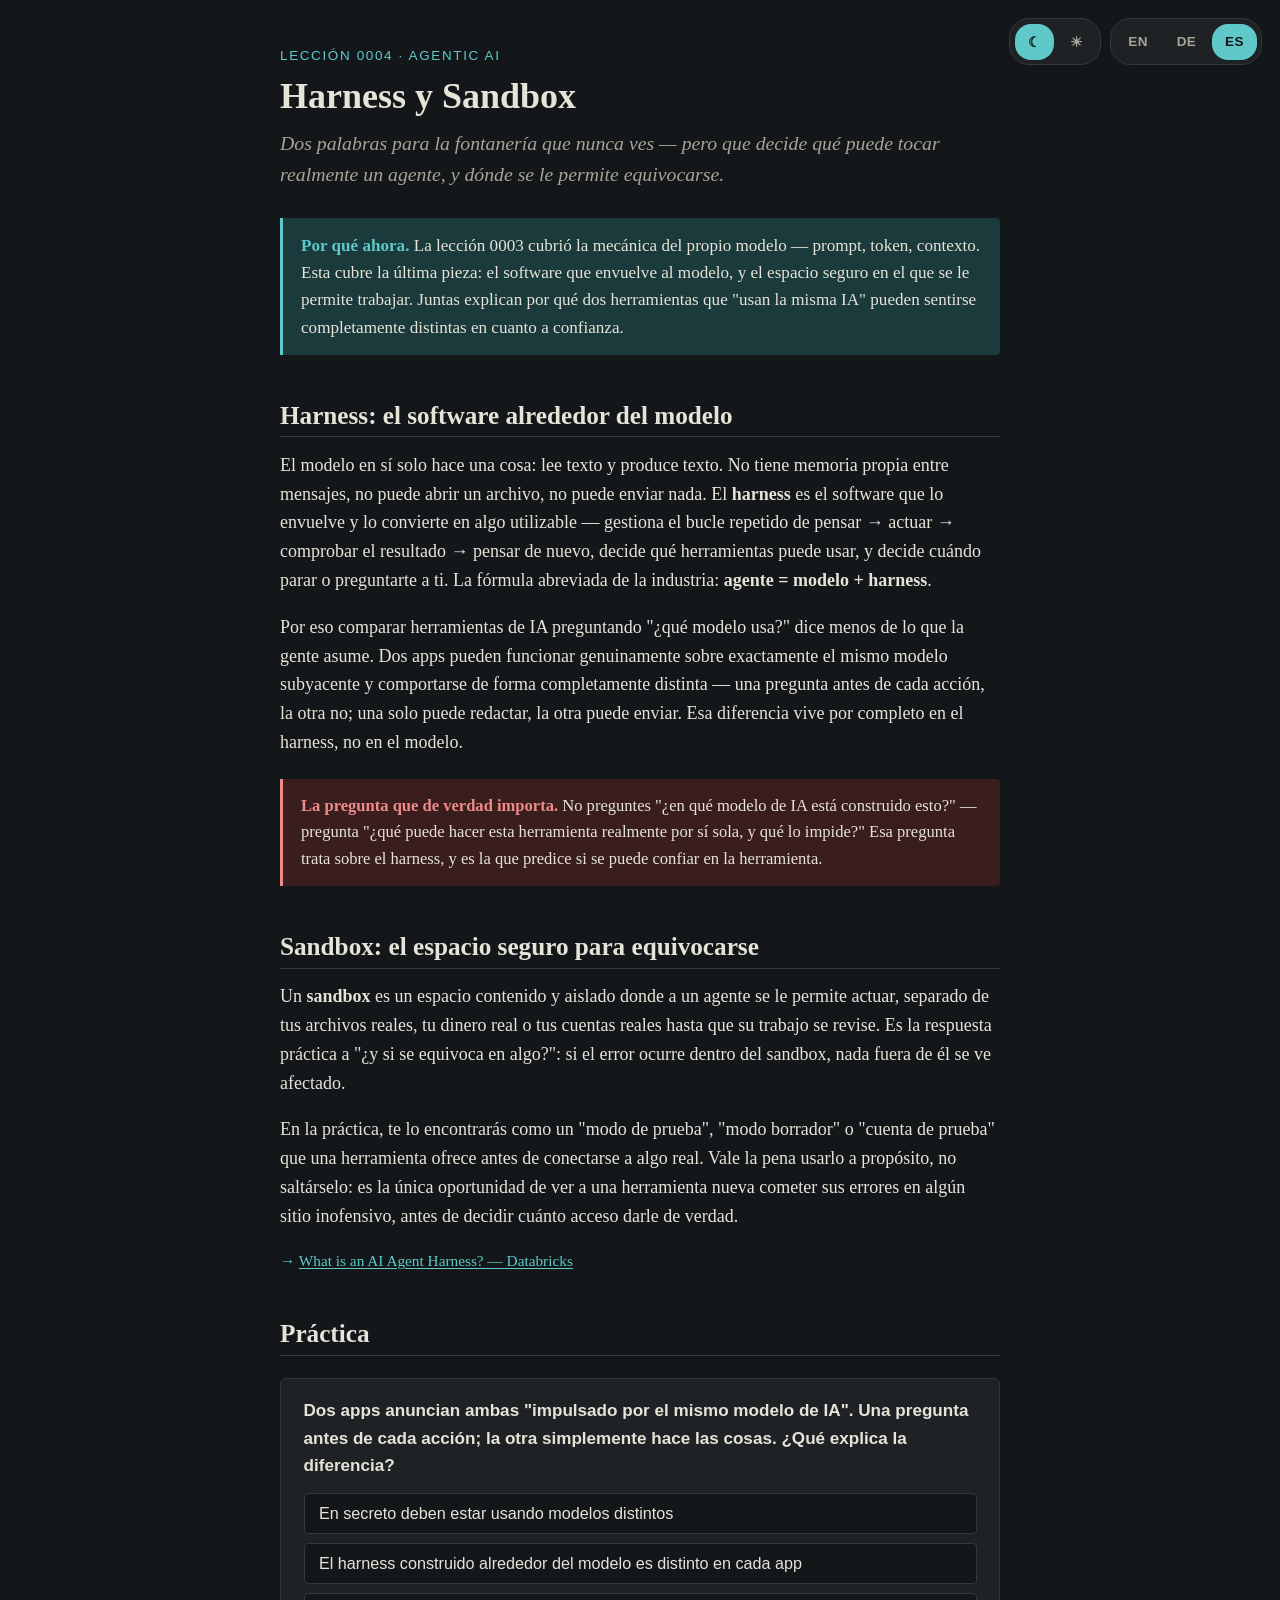
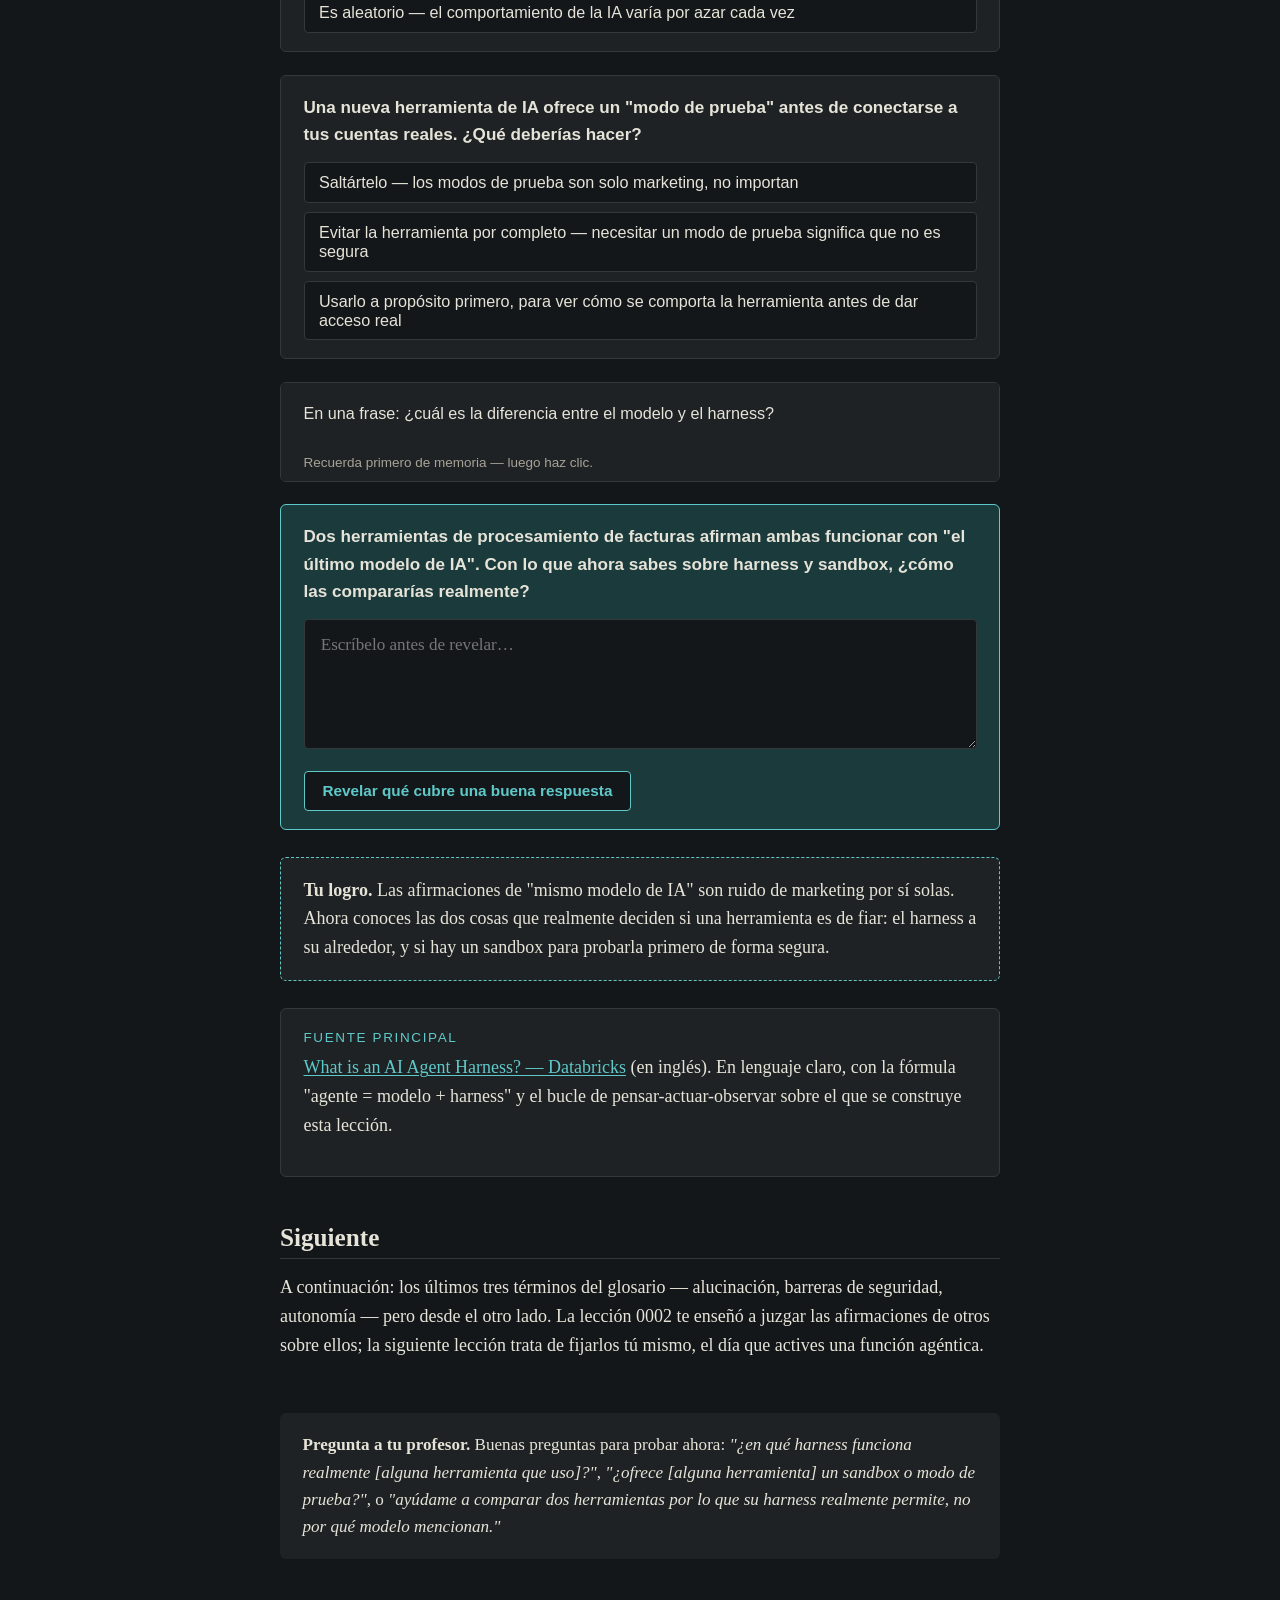
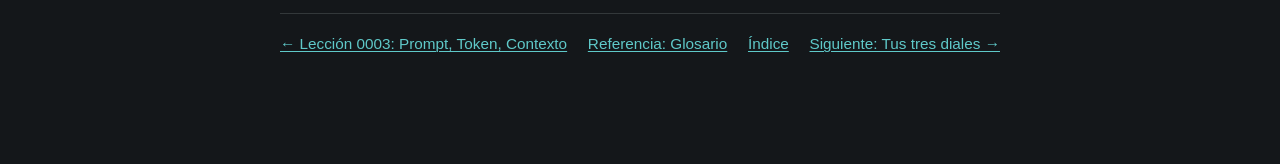
<file: lessons/0004-harness-and-sandbox.html>
<!DOCTYPE html>
<html lang="es">
<head>
<meta charset="utf-8">
<meta name="viewport" content="width=device-width, initial-scale=1">
<title>Lesson 0004 — Harness and Sandbox</title>
<link rel="stylesheet" href="../assets/style.css">
<link rel="stylesheet" href="../assets/diagram.css">
<link rel="stylesheet" href="../assets/quiz.css">
<link rel="stylesheet" href="../assets/lang-switch.css">
<script src="../assets/quiz.js"></script>
<script src="../assets/lang-switch.js"></script>
<script src="../assets/theme-toggle.js"></script>
</head>
<body>

<div class="top-bar">
  <div class="pill-group theme-toggle">
    <button data-theme="dark" aria-label="Dark mode">☾</button>
    <button data-theme="light" aria-label="Light mode">☀</button>
  </div>
  <div class="pill-group lang-switch">
    <button data-lang="en">EN</button>
    <button data-lang="de">DE</button>
    <button data-lang="es">ES</button>
  </div>
</div>

<header class="lesson-header">
  <p class="eyebrow" data-i18n="en">Lesson 0004 · Agentic AI</p>
  <p class="eyebrow" data-i18n="de">Lektion 0004 · Agentic AI</p>
  <p class="eyebrow" data-i18n="es">Lección 0004 · Agentic AI</p>

  <h1 data-i18n="en">Harness and Sandbox</h1>
  <h1 data-i18n="de">Harness und Sandbox</h1>
  <h1 data-i18n="es">Harness y Sandbox</h1>

  <p class="subtitle" data-i18n="en">Two words for the plumbing you never see — but that decide what an agent can actually touch, and where it's allowed to make mistakes.</p>
  <p class="subtitle" data-i18n="de">Zwei Wörter für die Technik, die du nie siehst – die aber entscheidet, was ein Agent wirklich anfassen darf und wo er Fehler machen darf.</p>
  <p class="subtitle" data-i18n="es">Dos palabras para la fontanería que nunca ves — pero que decide qué puede tocar realmente un agente, y dónde se le permite equivocarse.</p>
</header>

<main>

<div class="mission-tie" data-i18n="en">
  <strong>Why this now.</strong> Lesson 0003 covered the model's own plumbing — prompt, token, context.
  This one covers the last piece: the software wrapped around the model, and the safe space it's allowed
  to work in. Together they explain why two tools that "use the same AI" can feel completely different to
  trust.
</div>
<div class="mission-tie" data-i18n="de">
  <strong>Warum jetzt.</strong> Lektion 0003 behandelte die Technik des Modells selbst – Prompt, Token,
  Kontext. Diese hier behandelt das letzte Puzzleteil: die Software rund um das Modell, und den sicheren
  Raum, in dem es arbeiten darf. Zusammen erklären sie, warum sich zwei Tools, die „dieselbe KI nutzen",
  völlig unterschiedlich vertrauenswürdig anfühlen können.
</div>
<div class="mission-tie" data-i18n="es">
  <strong>Por qué ahora.</strong> La lección 0003 cubrió la mecánica del propio modelo — prompt, token,
  contexto. Esta cubre la última pieza: el software que envuelve al modelo, y el espacio seguro en el que
  se le permite trabajar. Juntas explican por qué dos herramientas que "usan la misma IA" pueden sentirse
  completamente distintas en cuanto a confianza.
</div>

<h2 data-i18n="en">Harness: the software around the model</h2>
<h2 data-i18n="de">Harness: die Software rund um das Modell</h2>
<h2 data-i18n="es">Harness: el software alrededor del modelo</h2>

<p data-i18n="en">The model itself only does one thing: it reads text and produces text. It has no memory between
messages on its own, can't open a file, can't send anything. The <strong>harness</strong> is the software
wrapped around it that turns it into something usable — it manages the back-and-forth loop of think →
act → check the result → think again, decides what tools it's allowed to use, and decides when to stop
or ask you. The industry shorthand: <strong>agent = model + harness</strong>.</p>
<p data-i18n="de">Das Modell selbst tut nur eines: Es liest Text und erzeugt Text. Es hat von sich aus kein
Gedächtnis zwischen Nachrichten, kann keine Datei öffnen, nichts verschicken. Der <strong>Harness</strong>
ist die Software drumherum, die daraus etwas Nutzbares macht – sie steuert die wiederholte Schleife aus
denken → handeln → Ergebnis prüfen → weiterdenken, entscheidet, welche Werkzeuge er nutzen darf, und
entscheidet, wann Schluss ist oder nachgefragt werden muss. Die Faustformel aus der Branche:
<strong>Agent = Modell + Harness</strong>.</p>
<p data-i18n="es">El modelo en sí solo hace una cosa: lee texto y produce texto. No tiene memoria propia entre
mensajes, no puede abrir un archivo, no puede enviar nada. El <strong>harness</strong> es el software que
lo envuelve y lo convierte en algo utilizable — gestiona el bucle repetido de pensar → actuar → comprobar
el resultado → pensar de nuevo, decide qué herramientas puede usar, y decide cuándo parar o preguntarte a
ti. La fórmula abreviada de la industria: <strong>agente = modelo + harness</strong>.</p>

<p data-i18n="en">This is why comparing AI tools by asking "what model does it use?" tells you less than people
assume. Two apps can genuinely run on the exact same underlying model and behave completely differently —
one asks before every action, the other doesn't; one can only draft, the other can send. That difference
lives entirely in the harness, not the model.</p>
<p data-i18n="de">Deshalb sagt die Frage „Welches Modell nutzt es?" beim Vergleichen von KI-Tools weniger aus,
als man denkt. Zwei Apps können tatsächlich auf exakt demselben zugrunde liegenden Modell laufen und sich
völlig unterschiedlich verhalten – die eine fragt vor jeder Aktion nach, die andere nicht; die eine kann
nur entwerfen, die andere kann verschicken. Dieser Unterschied steckt vollständig im Harness, nicht im
Modell.</p>
<p data-i18n="es">Por eso comparar herramientas de IA preguntando "¿qué modelo usa?" dice menos de lo que la
gente asume. Dos apps pueden funcionar genuinamente sobre exactamente el mismo modelo subyacente y
comportarse de forma completamente distinta — una pregunta antes de cada acción, la otra no; una solo
puede redactar, la otra puede enviar. Esa diferencia vive por completo en el harness, no en el modelo.</p>

<div class="gotcha" data-i18n="en">
  <strong>The question that actually matters.</strong> Don't ask "which AI model is this built on?" —
  ask "what can this tool actually do on its own, and what stops it?" That question is about the harness,
  and it's the one that predicts whether the tool is safe to trust.
</div>
<div class="gotcha" data-i18n="de">
  <strong>Die Frage, die wirklich zählt.</strong> Frag nicht „Auf welchem KI-Modell basiert das?" – frag
  „Was kann dieses Tool tatsächlich von sich aus tun, und was hält es davon ab?" Diese Frage betrifft den
  Harness, und sie ist die, die vorhersagt, ob man dem Tool vertrauen kann.
</div>
<div class="gotcha" data-i18n="es">
  <strong>La pregunta que de verdad importa.</strong> No preguntes "¿en qué modelo de IA está construido
  esto?" — pregunta "¿qué puede hacer esta herramienta realmente por sí sola, y qué lo impide?" Esa
  pregunta trata sobre el harness, y es la que predice si se puede confiar en la herramienta.
</div>

<h2 data-i18n="en">Sandbox: the safe space to be wrong in</h2>
<h2 data-i18n="de">Sandbox: der sichere Raum, um Fehler zu machen</h2>
<h2 data-i18n="es">Sandbox: el espacio seguro para equivocarse</h2>

<p data-i18n="en">A <strong>sandbox</strong> is a contained, isolated space where an agent is allowed to act,
walled off from your real files, real money, or real accounts until its work is reviewed. It's the
practical answer to "what if it gets something wrong": if the mistake happens inside the sandbox, nothing
outside it gets touched.</p>
<p data-i18n="de">Eine <strong>Sandbox</strong> ist ein abgeschotteter, isolierter Raum, in dem ein Agent
handeln darf, abgeschirmt von deinen echten Dateien, echtem Geld oder echten Konten, bis seine Arbeit
geprüft ist. Sie ist die praktische Antwort auf „was, wenn er etwas falsch macht": Passiert der Fehler
innerhalb der Sandbox, bleibt alles außerhalb unberührt.</p>
<p data-i18n="es">Un <strong>sandbox</strong> es un espacio contenido y aislado donde a un agente se le
permite actuar, separado de tus archivos reales, tu dinero real o tus cuentas reales hasta que su trabajo
se revise. Es la respuesta práctica a "¿y si se equivoca en algo?": si el error ocurre dentro del
sandbox, nada fuera de él se ve afectado.</p>

<p data-i18n="en">You'll meet this in practice as a "test mode," "draft mode," or "trial account" a tool offers
before it connects to anything real. It's worth using deliberately, not skipping: it's the one chance to
watch a new tool make its mistakes somewhere harmless, before you decide how much access to actually give
it.</p>
<p data-i18n="de">In der Praxis begegnet dir das als „Testmodus", „Entwurfsmodus" oder „Testkonto", das ein
Tool anbietet, bevor es sich mit etwas Echtem verbindet. Es lohnt sich, das bewusst zu nutzen, nicht zu
überspringen: Es ist die eine Chance, ein neues Tool seine Fehler irgendwo Harmlosem machen zu sehen,
bevor du entscheidest, wie viel Zugriff du ihm wirklich gibst.</p>
<p data-i18n="es">En la práctica, te lo encontrarás como un "modo de prueba", "modo borrador" o "cuenta de
prueba" que una herramienta ofrece antes de conectarse a algo real. Vale la pena usarlo a propósito, no
saltárselo: es la única oportunidad de ver a una herramienta nueva cometer sus errores en algún sitio
inofensivo, antes de decidir cuánto acceso darle de verdad.</p>

<p class="citation" data-i18n="en"><a href="https://www.databricks.com/blog/ai-harness">What is an AI
Agent Harness? — Databricks</a></p>
<p class="citation" data-i18n="de"><a href="https://www.databricks.com/blog/ai-harness">What is an AI
Agent Harness? — Databricks</a></p>
<p class="citation" data-i18n="es"><a href="https://www.databricks.com/blog/ai-harness">What is an AI
Agent Harness? — Databricks</a></p>

<h2 data-i18n="en">Practice</h2>
<h2 data-i18n="de">Übung</h2>
<h2 data-i18n="es">Práctica</h2>

<div class="quiz-question" data-i18n="en">
  <p class="quiz-prompt">Two apps both advertise "powered by the same AI model." One asks before every
  action; the other just goes ahead and does things. What explains the difference?</p>
  <div class="quiz-options">
    <button class="quiz-option" data-correct="false">They must secretly be using different models</button>
    <button class="quiz-option" data-correct="true">The harness built around the model is different in each app</button>
    <button class="quiz-option" data-correct="false">It's random — AI behavior varies by chance each time</button>
  </div>
  <div class="quiz-feedback">
    <span class="verdict"></span>
    <p class="explain">Same model, different harness is completely normal and common. The harness — not
    the model — decides what the tool is allowed to do on its own and when it has to ask first.</p>
  </div>
</div>
<div class="quiz-question" data-i18n="de">
  <p class="quiz-prompt">Zwei Apps werben beide mit „basiert auf demselben KI-Modell". Die eine fragt vor
  jeder Aktion nach; die andere tut einfach etwas. Was erklärt den Unterschied?</p>
  <div class="quiz-options">
    <button class="quiz-option" data-correct="false">Sie müssen heimlich unterschiedliche Modelle nutzen</button>
    <button class="quiz-option" data-correct="true">Der Harness rund um das Modell ist in jeder App unterschiedlich</button>
    <button class="quiz-option" data-correct="false">Es ist Zufall — KI-Verhalten variiert jedes Mal zufällig</button>
  </div>
  <div class="quiz-feedback">
    <span class="verdict"></span>
    <p class="explain">Gleiches Modell, unterschiedlicher Harness ist völlig normal und häufig. Der
    Harness – nicht das Modell – entscheidet, was das Tool von sich aus tun darf und wann es vorher
    nachfragen muss.</p>
  </div>
</div>
<div class="quiz-question" data-i18n="es">
  <p class="quiz-prompt">Dos apps anuncian ambas "impulsado por el mismo modelo de IA". Una pregunta antes
  de cada acción; la otra simplemente hace las cosas. ¿Qué explica la diferencia?</p>
  <div class="quiz-options">
    <button class="quiz-option" data-correct="false">En secreto deben estar usando modelos distintos</button>
    <button class="quiz-option" data-correct="true">El harness construido alrededor del modelo es distinto en cada app</button>
    <button class="quiz-option" data-correct="false">Es aleatorio — el comportamiento de la IA varía por azar cada vez</button>
  </div>
  <div class="quiz-feedback">
    <span class="verdict"></span>
    <p class="explain">Mismo modelo, harness distinto es completamente normal y común. El harness — no
    el modelo — decide qué puede hacer la herramienta por su cuenta y cuándo tiene que preguntar antes.</p>
  </div>
</div>

<div class="quiz-question" data-i18n="en">
  <p class="quiz-prompt">A new AI tool offers a "test mode" before connecting to your real accounts. What
  should you do?</p>
  <div class="quiz-options">
    <button class="quiz-option" data-correct="false">Skip it — test modes are just marketing, they don't matter</button>
    <button class="quiz-option" data-correct="false">Avoid the tool entirely — needing a test mode means it's unsafe</button>
    <button class="quiz-option" data-correct="true">Use it deliberately first, to see how the tool behaves before granting real access</button>
  </div>
  <div class="quiz-feedback">
    <span class="verdict"></span>
    <p class="explain">A test/sandbox mode is your one free look at how a tool actually behaves — its
    mistakes are harmless there. Skipping it means your real accounts are the first place it can go
    wrong.</p>
  </div>
</div>
<div class="quiz-question" data-i18n="de">
  <p class="quiz-prompt">Ein neues KI-Tool bietet einen „Testmodus" an, bevor es sich mit deinen echten
  Konten verbindet. Was solltest du tun?</p>
  <div class="quiz-options">
    <button class="quiz-option" data-correct="false">Überspringen — Testmodi sind nur Marketing, sie spielen keine Rolle</button>
    <button class="quiz-option" data-correct="false">Das Tool ganz meiden — ein nötiger Testmodus bedeutet, es ist unsicher</button>
    <button class="quiz-option" data-correct="true">Ihn bewusst zuerst nutzen, um zu sehen, wie sich das Tool verhält, bevor echter Zugriff gewährt wird</button>
  </div>
  <div class="quiz-feedback">
    <span class="verdict"></span>
    <p class="explain">Ein Test-/Sandbox-Modus ist dein einziger kostenloser Blick darauf, wie sich ein
    Tool tatsächlich verhält – seine Fehler sind dort harmlos. Ihn zu überspringen bedeutet, dass deine
    echten Konten der erste Ort sind, an dem etwas schiefgehen kann.</p>
  </div>
</div>
<div class="quiz-question" data-i18n="es">
  <p class="quiz-prompt">Una nueva herramienta de IA ofrece un "modo de prueba" antes de conectarse a tus
  cuentas reales. ¿Qué deberías hacer?</p>
  <div class="quiz-options">
    <button class="quiz-option" data-correct="false">Saltártelo — los modos de prueba son solo marketing, no importan</button>
    <button class="quiz-option" data-correct="false">Evitar la herramienta por completo — necesitar un modo de prueba significa que no es segura</button>
    <button class="quiz-option" data-correct="true">Usarlo a propósito primero, para ver cómo se comporta la herramienta antes de dar acceso real</button>
  </div>
  <div class="quiz-feedback">
    <span class="verdict"></span>
    <p class="explain">Un modo de prueba/sandbox es tu única mirada gratuita a cómo se comporta realmente
    una herramienta — sus errores ahí son inofensivos. Saltártelo significa que tus cuentas reales son el
    primer lugar donde algo puede salir mal.</p>
  </div>
</div>

<div class="recall-card" data-i18n="en">
  <div class="prompt">In one sentence: what's the difference between the model and the harness?</div>
  <div class="hint">Recall from memory first — then click.</div>
  <div class="answer">
    The model is the reasoning engine that turns input into output; the harness is the surrounding
    software that decides what it's allowed to see, do, and when to stop or ask you.
  </div>
</div>
<div class="recall-card" data-i18n="de">
  <div class="prompt">In einem Satz: Was ist der Unterschied zwischen Modell und Harness?</div>
  <div class="hint">Erst aus dem Gedächtnis abrufen — dann klicken.</div>
  <div class="answer">
    Das Modell ist die Denk-Engine, die Eingabe in Ausgabe verwandelt; der Harness ist die Software
    drumherum, die entscheidet, was es sehen und tun darf und wann es aufhören oder nachfragen muss.
  </div>
</div>
<div class="recall-card" data-i18n="es">
  <div class="prompt">En una frase: ¿cuál es la diferencia entre el modelo y el harness?</div>
  <div class="hint">Recuerda primero de memoria — luego haz clic.</div>
  <div class="answer">
    El modelo es el motor de razonamiento que convierte entrada en salida; el harness es el software que
    lo rodea y decide qué puede ver, qué puede hacer, y cuándo debe parar o preguntarte.
  </div>
</div>

<div class="teach-back" data-i18n="en">
  <p class="teach-prompt">Two invoice-processing tools both claim to run on "the latest AI model." Using
  what you now know about harness and sandbox, how would you actually compare them?</p>
  <textarea class="teach-input" rows="4" placeholder="Write it out before revealing…"></textarea>
  <button class="teach-reveal">Reveal what a strong answer covers</button>
  <div class="teach-checklist">
    <p class="checklist-label">A strong answer hits:</p>
    <ul>
      <li>Ignores the "same model" claim as mostly irrelevant on its own.</li>
      <li>Asks what each tool's harness actually lets it do — post entries, pay, only draft — not just
      what it describes.</li>
      <li>Asks about guardrails and approval steps built into each (ties back to Lesson 0002's
      checklist).</li>
      <li>Asks whether each offers a sandbox or test mode, and plans to trial both there before
      connecting real accounts.</li>
    </ul>
  </div>
</div>
<div class="teach-back" data-i18n="de">
  <p class="teach-prompt">Zwei Tools zur Rechnungsverarbeitung behaupten beide, auf „dem neuesten
  KI-Modell" zu laufen. Wie würdest du sie, mit dem Wissen über Harness und Sandbox, tatsächlich
  vergleichen?</p>
  <textarea class="teach-input" rows="4" placeholder="Erst aufschreiben, dann aufdecken…"></textarea>
  <button class="teach-reveal">Aufdecken, was eine starke Antwort abdeckt</button>
  <div class="teach-checklist">
    <p class="checklist-label">Eine starke Antwort trifft:</p>
    <ul>
      <li>Ignoriert die Behauptung „gleiches Modell" als für sich genommen weitgehend irrelevant.</li>
      <li>Fragt, was der Harness jedes Tools tatsächlich zulässt – Buchungen eintragen, bezahlen, nur
      entwerfen – nicht nur, was es beschreibt.</li>
      <li>Fragt nach Leitplanken und Freigabeschritten in beiden (Anknüpfung an die Checkliste aus
      Lektion 0002).</li>
      <li>Fragt, ob beide eine Sandbox oder einen Testmodus anbieten, und plant, beide dort zu testen,
      bevor echte Konten verbunden werden.</li>
    </ul>
  </div>
</div>
<div class="teach-back" data-i18n="es">
  <p class="teach-prompt">Dos herramientas de procesamiento de facturas afirman ambas funcionar con "el
  último modelo de IA". Con lo que ahora sabes sobre harness y sandbox, ¿cómo las compararías realmente?</p>
  <textarea class="teach-input" rows="4" placeholder="Escríbelo antes de revelar…"></textarea>
  <button class="teach-reveal">Revelar qué cubre una buena respuesta</button>
  <div class="teach-checklist">
    <p class="checklist-label">Una buena respuesta incluye:</p>
    <ul>
      <li>Ignora la afirmación de "mismo modelo" como en gran parte irrelevante por sí sola.</li>
      <li>Pregunta qué permite realmente hacer el harness de cada herramienta — registrar asientos,
      pagar, solo redactar — no solo lo que describe.</li>
      <li>Pregunta por las barreras de seguridad y los pasos de aprobación de cada una (enlaza con la
      checklist de la Lección 0002).</li>
      <li>Pregunta si cada una ofrece un sandbox o modo de prueba, y planea probar ambas ahí antes de
      conectar cuentas reales.</li>
    </ul>
  </div>
</div>

<div class="win-box" data-i18n="en">
  <strong>Your win.</strong> "Same AI model" claims are marketing noise on their own. You now know the two
  things that actually decide whether a tool is trustworthy: the harness around it, and whether there's a
  sandbox to try it in safely first.
</div>
<div class="win-box" data-i18n="de">
  <strong>Dein Gewinn.</strong> Behauptungen wie „gleiches KI-Modell" sind für sich genommen Marketing-
  Rauschen. Du kennst jetzt die zwei Dinge, die tatsächlich entscheiden, ob ein Tool vertrauenswürdig ist:
  den Harness drumherum, und ob es eine Sandbox gibt, um es zuerst sicher auszuprobieren.
</div>
<div class="win-box" data-i18n="es">
  <strong>Tu logro.</strong> Las afirmaciones de "mismo modelo de IA" son ruido de marketing por sí solas.
  Ahora conoces las dos cosas que realmente deciden si una herramienta es de fiar: el harness a su
  alrededor, y si hay un sandbox para probarla primero de forma segura.
</div>

<div class="primary-source" data-i18n="en">
  <p class="eyebrow">Primary source</p>
  <p><a href="https://www.databricks.com/blog/ai-harness">What is an AI Agent Harness? — Databricks</a>.
  Plain-English, with the "agent = model + harness" formula and the reason-act-observe loop this lesson
  is built on.</p>
</div>
<div class="primary-source" data-i18n="de">
  <p class="eyebrow">Primärquelle</p>
  <p><a href="https://www.databricks.com/blog/ai-harness">What is an AI Agent Harness? — Databricks</a>
  (Englisch). Klar geschrieben, mit der Formel „Agent = Modell + Harness" und der
  Denken-Handeln-Beobachten-Schleife, auf der diese Lektion aufbaut.</p>
</div>
<div class="primary-source" data-i18n="es">
  <p class="eyebrow">Fuente principal</p>
  <p><a href="https://www.databricks.com/blog/ai-harness">What is an AI Agent Harness? — Databricks</a>
  (en inglés). En lenguaje claro, con la fórmula "agente = modelo + harness" y el bucle de
  pensar-actuar-observar sobre el que se construye esta lección.</p>
</div>

<h2 data-i18n="en">Next</h2>
<h2 data-i18n="de">Als Nächstes</h2>
<h2 data-i18n="es">Siguiente</h2>

<p data-i18n="en">Next: the last three glossary terms — hallucination, guardrails, autonomy — but from the other
side. Lesson 0002 taught you to judge someone else's claims about them; the next lesson is about setting
them yourself, the day you turn on an agentic feature.</p>
<p data-i18n="de">Als Nächstes: die letzten drei Glossarbegriffe – Halluzination, Leitplanken, Autonomie –
aber von der anderen Seite. Lektion 0002 hat dich gelehrt, fremde Behauptungen darüber zu beurteilen; die
nächste Lektion handelt davon, sie selbst festzulegen, an dem Tag, an dem du eine agentische Funktion
aktivierst.</p>
<p data-i18n="es">A continuación: los últimos tres términos del glosario — alucinación, barreras de
seguridad, autonomía — pero desde el otro lado. La lección 0002 te enseñó a juzgar las afirmaciones de
otros sobre ellos; la siguiente lección trata de fijarlos tú mismo, el día que actives una función
agéntica.</p>

<div class="ask-agent" data-i18n="en">
  <strong>Ask your teacher.</strong> Good questions to try now: <em>"what harness does [some tool I use]
  actually run on?"</em>, <em>"does [some tool] offer a sandbox or test mode?"</em>, or <em>"help me
  compare two tools by what their harness actually allows, not by which model they mention."</em>
</div>
<div class="ask-agent" data-i18n="de">
  <strong>Frag deine Lehrkraft.</strong> Gute Fragen zum Ausprobieren: <em>„Auf welchem Harness läuft
  [ein Tool, das ich nutze] eigentlich?"</em>, <em>„Bietet [ein Tool] eine Sandbox oder einen Testmodus
  an?"</em>, oder <em>„Hilf mir, zwei Tools danach zu vergleichen, was ihr Harness wirklich erlaubt, nicht
  danach, welches Modell sie erwähnen."</em>
</div>
<div class="ask-agent" data-i18n="es">
  <strong>Pregunta a tu profesor.</strong> Buenas preguntas para probar ahora: <em>"¿en qué harness
  funciona realmente [alguna herramienta que uso]?"</em>, <em>"¿ofrece [alguna herramienta] un sandbox o
  modo de prueba?"</em>, o <em>"ayúdame a comparar dos herramientas por lo que su harness realmente
  permite, no por qué modelo mencionan."</em>
</div>

<nav class="lesson-links">
  <a href="0003-prompt-token-context.html" data-i18n="en">← Lesson 0003: Prompt, Token, Context</a>
  <a href="0003-prompt-token-context.html" data-i18n="de">← Lektion 0003: Prompt, Token, Kontext</a>
  <a href="0003-prompt-token-context.html" data-i18n="es">← Lección 0003: Prompt, Token, Contexto</a>

  <a href="../reference/glossary.html" data-i18n="en">Reference: Glossary</a>
  <a href="../reference/glossary.html" data-i18n="de">Referenz: Glossar</a>
  <a href="../reference/glossary.html" data-i18n="es">Referencia: Glosario</a>

  <a href="../index.html" data-i18n="en">Index</a>
  <a href="../index.html" data-i18n="de">Index</a>
  <a href="../index.html" data-i18n="es">Índice</a>

  <a href="0005-your-three-dials.html" data-i18n="en">Next: Your Three Dials →</a>
  <a href="0005-your-three-dials.html" data-i18n="de">Weiter: Deine drei Regler →</a>
  <a href="0005-your-three-dials.html" data-i18n="es">Siguiente: Tus tres diales →</a>
</nav>

</main>
</body>
</html>
</file>
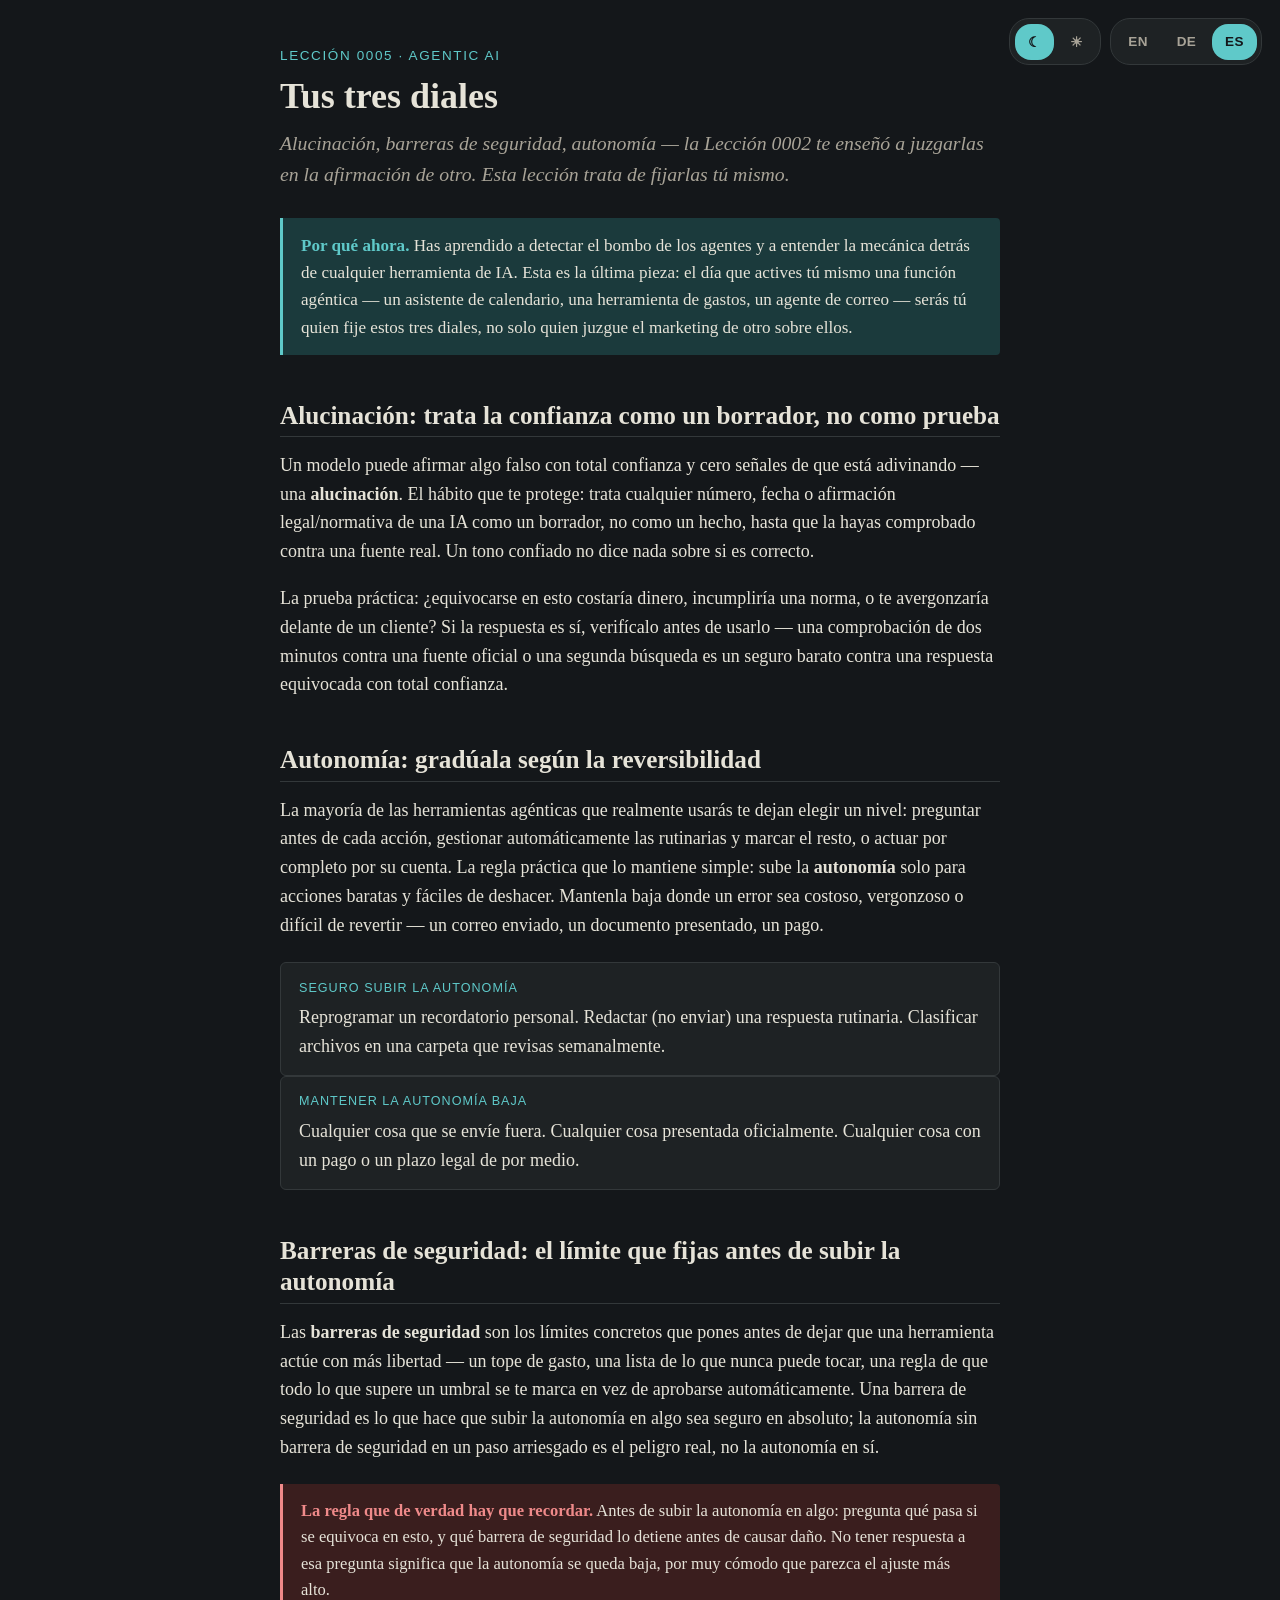
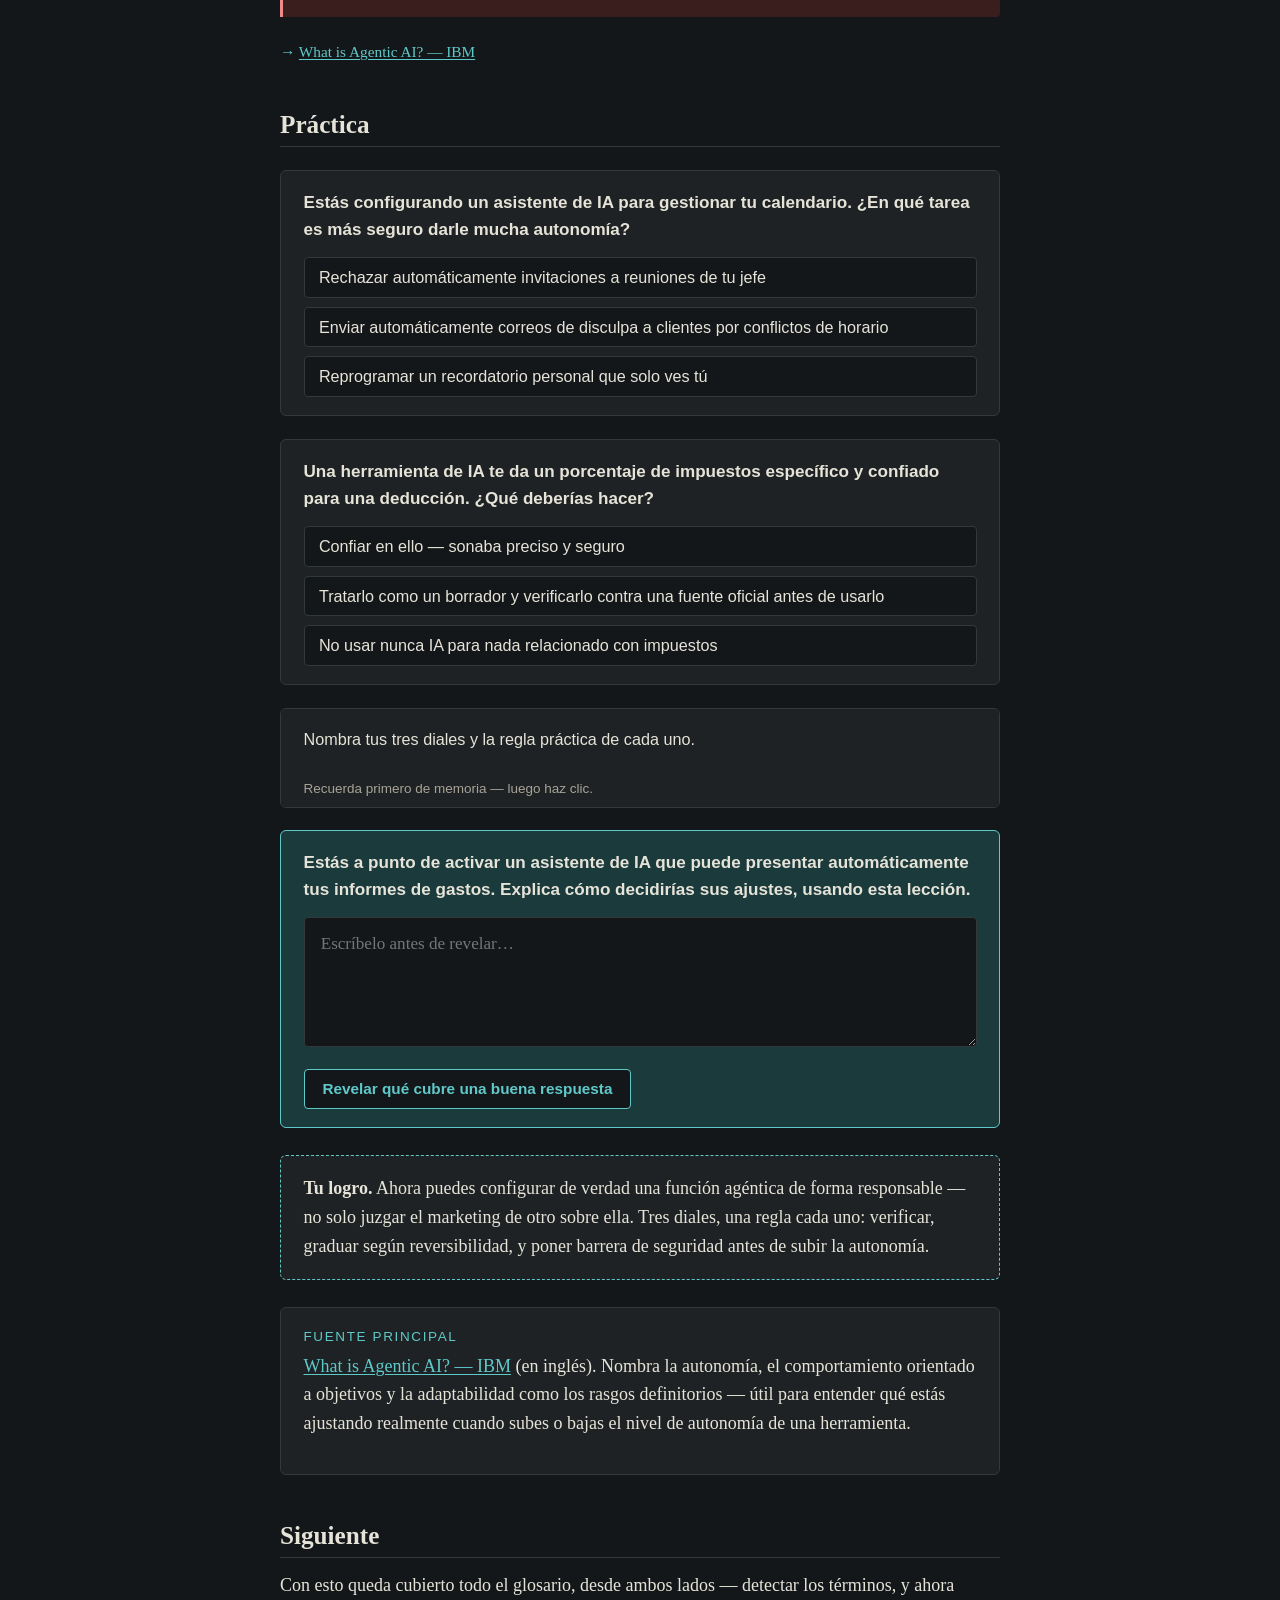
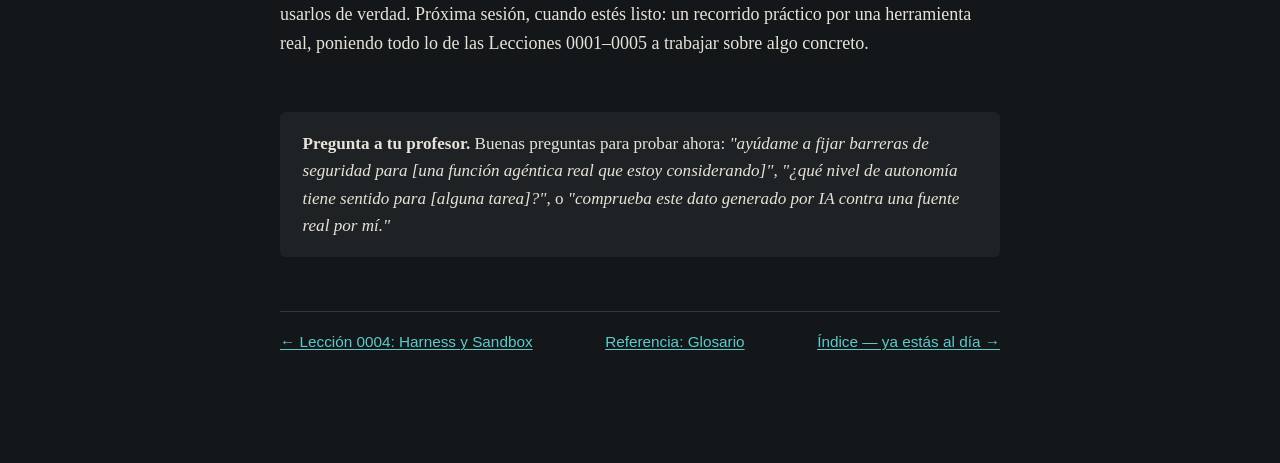
<file: lessons/0005-your-three-dials.html>
<!DOCTYPE html>
<html lang="es">
<head>
<meta charset="utf-8">
<meta name="viewport" content="width=device-width, initial-scale=1">
<title>Lesson 0005 — Your Three Dials</title>
<link rel="stylesheet" href="../assets/style.css">
<link rel="stylesheet" href="../assets/diagram.css">
<link rel="stylesheet" href="../assets/quiz.css">
<link rel="stylesheet" href="../assets/lang-switch.css">
<script src="../assets/quiz.js"></script>
<script src="../assets/lang-switch.js"></script>
<script src="../assets/theme-toggle.js"></script>
</head>
<body>

<div class="top-bar">
  <div class="pill-group theme-toggle">
    <button data-theme="dark" aria-label="Dark mode">☾</button>
    <button data-theme="light" aria-label="Light mode">☀</button>
  </div>
  <div class="pill-group lang-switch">
    <button data-lang="en">EN</button>
    <button data-lang="de">DE</button>
    <button data-lang="es">ES</button>
  </div>
</div>

<header class="lesson-header">
  <p class="eyebrow" data-i18n="en">Lesson 0005 · Agentic AI</p>
  <p class="eyebrow" data-i18n="de">Lektion 0005 · Agentic AI</p>
  <p class="eyebrow" data-i18n="es">Lección 0005 · Agentic AI</p>

  <h1 data-i18n="en">Your Three Dials</h1>
  <h1 data-i18n="de">Deine drei Regler</h1>
  <h1 data-i18n="es">Tus tres diales</h1>

  <p class="subtitle" data-i18n="en">Hallucination, guardrails, autonomy — Lesson 0002 taught you to judge these in someone else's claim. This lesson is about setting them yourself.</p>
  <p class="subtitle" data-i18n="de">Halluzination, Leitplanken, Autonomie — Lektion 0002 hat dich gelehrt, diese in fremden Behauptungen zu beurteilen. Diese Lektion handelt davon, sie selbst festzulegen.</p>
  <p class="subtitle" data-i18n="es">Alucinación, barreras de seguridad, autonomía — la Lección 0002 te enseñó a juzgarlas en la afirmación de otro. Esta lección trata de fijarlas tú mismo.</p>
</header>

<main>

<div class="mission-tie" data-i18n="en">
  <strong>Why this now.</strong> You've learned to spot agent hype and to understand the plumbing behind
  any AI tool. This is the last piece: the day you personally turn on an agentic feature — a calendar
  assistant, an expense-report tool, an email agent — you'll be the one setting these three dials, not
  just judging someone else's marketing about them.
</div>
<div class="mission-tie" data-i18n="de">
  <strong>Warum jetzt.</strong> Du hast gelernt, Agenten-Hype zu erkennen und die Technik hinter jedem
  KI-Tool zu verstehen. Das ist das letzte Puzzleteil: An dem Tag, an dem du selbst eine agentische
  Funktion aktivierst – einen Kalender-Assistenten, ein Spesenabrechnungs-Tool, einen E-Mail-Agenten –
  wirst du diese drei Regler selbst einstellen, nicht nur fremdes Marketing darüber beurteilen.
</div>
<div class="mission-tie" data-i18n="es">
  <strong>Por qué ahora.</strong> Has aprendido a detectar el bombo de los agentes y a entender la
  mecánica detrás de cualquier herramienta de IA. Esta es la última pieza: el día que actives tú mismo una
  función agéntica — un asistente de calendario, una herramienta de gastos, un agente de correo — serás tú
  quien fije estos tres diales, no solo quien juzgue el marketing de otro sobre ellos.
</div>

<h2 data-i18n="en">Hallucination: treat confidence as a draft, not proof</h2>
<h2 data-i18n="de">Halluzination: Zuversicht als Entwurf behandeln, nicht als Beweis</h2>
<h2 data-i18n="es">Alucinación: trata la confianza como un borrador, no como prueba</h2>

<p data-i18n="en">A model can state something false with total confidence and zero sign that it's guessing — a
<strong>hallucination</strong>. The habit that protects you: treat any number, date, or legal/regulatory
claim from an AI as a draft-quality claim, not a fact, until you've checked it against a real source. A
confident tone tells you nothing about whether it's correct.</p>
<p data-i18n="de">Ein Modell kann etwas Falsches mit völliger Überzeugung behaupten, ganz ohne Anzeichen, dass
es rät – eine <strong>Halluzination</strong>. Die Gewohnheit, die dich schützt: Behandle jede Zahl, jedes
Datum, jede rechtliche oder regulatorische Angabe von einer KI als Entwurf, nicht als Fakt, bis du sie
gegen eine echte Quelle geprüft hast. Ein überzeugter Ton sagt nichts darüber aus, ob es stimmt.</p>
<p data-i18n="es">Un modelo puede afirmar algo falso con total confianza y cero señales de que está
adivinando — una <strong>alucinación</strong>. El hábito que te protege: trata cualquier número, fecha o
afirmación legal/normativa de una IA como un borrador, no como un hecho, hasta que la hayas comprobado
contra una fuente real. Un tono confiado no dice nada sobre si es correcto.</p>

<p data-i18n="en">The practical test: would getting this wrong cost money, break a rule, or embarrass you in
front of a client? If yes, verify before you use it — a two-minute check against an official source or a
second search is cheap insurance against a confidently wrong answer.</p>
<p data-i18n="de">Der praktische Test: Würde ein Fehler hier Geld kosten, gegen eine Regel verstoßen oder dich
vor einem Kunden blamieren? Wenn ja, vor Nutzung prüfen – eine zweiminütige Kontrolle gegen eine offizielle
Quelle oder eine zweite Suche ist billige Versicherung gegen eine überzeugend falsche Antwort.</p>
<p data-i18n="es">La prueba práctica: ¿equivocarse en esto costaría dinero, incumpliría una norma, o te
avergonzaría delante de un cliente? Si la respuesta es sí, verifícalo antes de usarlo — una comprobación
de dos minutos contra una fuente oficial o una segunda búsqueda es un seguro barato contra una respuesta
equivocada con total confianza.</p>

<h2 data-i18n="en">Autonomy: scale it with reversibility</h2>
<h2 data-i18n="de">Autonomie: nach Umkehrbarkeit staffeln</h2>
<h2 data-i18n="es">Autonomía: gradúala según la reversibilidad</h2>

<p data-i18n="en">Most agentic tools you'll actually use let you pick a level: ask before every action, auto-handle
routine ones and flag the rest, or act fully on its own. The rule of thumb that keeps this simple: raise
<strong>autonomy</strong> only for actions that are cheap and easy to undo. Keep it low anywhere a mistake
is expensive, embarrassing, or hard to reverse — a sent email, a filed document, a payment.</p>
<p data-i18n="de">Die meisten agentischen Tools, die du tatsächlich nutzen wirst, lassen dich eine Stufe
wählen: vor jeder Aktion nachfragen, Routinefälle automatisch erledigen und den Rest melden, oder
vollständig eigenständig handeln. Die Faustregel, die das einfach hält: <strong>Autonomie</strong> nur für
Aktionen erhöhen, die billig und leicht rückgängig zu machen sind. Sie niedrig halten, wo ein Fehler teuer,
peinlich oder schwer umkehrbar ist – eine versendete E-Mail, ein eingereichtes Dokument, eine Zahlung.</p>
<p data-i18n="es">La mayoría de las herramientas agénticas que realmente usarás te dejan elegir un nivel:
preguntar antes de cada acción, gestionar automáticamente las rutinarias y marcar el resto, o actuar por
completo por su cuenta. La regla práctica que lo mantiene simple: sube la <strong>autonomía</strong> solo
para acciones baratas y fáciles de deshacer. Mantenla baja donde un error sea costoso, vergonzoso o
difícil de revertir — un correo enviado, un documento presentado, un pago.</p>

<div class="compare" data-i18n="en">
  <div class="side">
    <p class="side-label">Safe to raise autonomy</p>
    <p>Rescheduling a personal reminder. Drafting (not sending) a routine reply. Sorting files into a
    folder you review weekly.</p>
  </div>
  <div class="side">
    <p class="side-label">Keep autonomy low</p>
    <p>Sending anything external. Filing anything official. Anything involving a payment or a legal
    deadline.</p>
  </div>
</div>
<div class="compare" data-i18n="de">
  <div class="side">
    <p class="side-label">Autonomie sicher erhöhen</p>
    <p>Eine private Erinnerung verschieben. Eine Routineantwort entwerfen (nicht versenden). Dateien in
    einen Ordner sortieren, den du wöchentlich prüfst.</p>
  </div>
  <div class="side">
    <p class="side-label">Autonomie niedrig halten</p>
    <p>Alles, was nach außen verschickt wird. Alles offiziell Eingereichte. Alles mit Zahlung oder
    gesetzlicher Frist.</p>
  </div>
</div>
<div class="compare" data-i18n="es">
  <div class="side">
    <p class="side-label">Seguro subir la autonomía</p>
    <p>Reprogramar un recordatorio personal. Redactar (no enviar) una respuesta rutinaria. Clasificar
    archivos en una carpeta que revisas semanalmente.</p>
  </div>
  <div class="side">
    <p class="side-label">Mantener la autonomía baja</p>
    <p>Cualquier cosa que se envíe fuera. Cualquier cosa presentada oficialmente. Cualquier cosa con un
    pago o un plazo legal de por medio.</p>
  </div>
</div>

<h2 data-i18n="en">Guardrails: the limit you set before you raise autonomy</h2>
<h2 data-i18n="de">Leitplanken: die Grenze, die du vor dem Erhöhen der Autonomie setzt</h2>
<h2 data-i18n="es">Barreras de seguridad: el límite que fijas antes de subir la autonomía</h2>

<p data-i18n="en"><strong>Guardrails</strong> are the concrete limits you put in place before letting a tool act
with more freedom — a spending cap, a list of what it's never allowed to touch, a rule that anything above
a threshold gets flagged for you instead of auto-approved. A guardrail is what makes raising autonomy on
something safe at all; autonomy without a guardrail on a risky step is the actual danger, not autonomy
itself.</p>
<p data-i18n="de"><strong>Leitplanken</strong> sind die konkreten Grenzen, die du festlegst, bevor du einem
Tool mehr Freiheit zum Handeln gibst – ein Ausgabenlimit, eine Liste dessen, was es nie anfassen darf, eine
Regel, dass alles über einem Schwellenwert dir gemeldet statt automatisch genehmigt wird. Eine Leitplanke
ist das, was das Erhöhen der Autonomie bei etwas überhaupt sicher macht; Autonomie ohne Leitplanke bei
einem riskanten Schritt ist die eigentliche Gefahr, nicht die Autonomie selbst.</p>
<p data-i18n="es">Las <strong>barreras de seguridad</strong> son los límites concretos que pones antes de
dejar que una herramienta actúe con más libertad — un tope de gasto, una lista de lo que nunca puede
tocar, una regla de que todo lo que supere un umbral se te marca en vez de aprobarse automáticamente. Una
barrera de seguridad es lo que hace que subir la autonomía en algo sea seguro en absoluto; la autonomía
sin barrera de seguridad en un paso arriesgado es el peligro real, no la autonomía en sí.</p>

<div class="gotcha" data-i18n="en">
  <strong>The rule to actually remember.</strong> Before you raise autonomy on anything: ask what happens
  if it gets this one wrong, and what guardrail catches that before it causes damage. No answer to that
  question means the autonomy stays low, no matter how convenient the higher setting looks.
</div>
<div class="gotcha" data-i18n="de">
  <strong>Die Regel, die man sich wirklich merken sollte.</strong> Bevor du irgendwo die Autonomie erhöhst:
  Frag, was passiert, wenn es hier falsch liegt, und welche Leitplanke das auffängt, bevor Schaden
  entsteht. Keine Antwort auf diese Frage bedeutet, die Autonomie bleibt niedrig, egal wie praktisch die
  höhere Einstellung aussieht.
</div>
<div class="gotcha" data-i18n="es">
  <strong>La regla que de verdad hay que recordar.</strong> Antes de subir la autonomía en algo: pregunta
  qué pasa si se equivoca en esto, y qué barrera de seguridad lo detiene antes de causar daño. No tener
  respuesta a esa pregunta significa que la autonomía se queda baja, por muy cómodo que parezca el ajuste
  más alto.
</div>

<p class="citation" data-i18n="en"><a href="https://www.ibm.com/think/topics/agentic-ai">What is Agentic
AI? — IBM</a></p>
<p class="citation" data-i18n="de"><a href="https://www.ibm.com/think/topics/agentic-ai">What is Agentic
AI? — IBM</a></p>
<p class="citation" data-i18n="es"><a href="https://www.ibm.com/think/topics/agentic-ai">What is Agentic
AI? — IBM</a></p>

<h2 data-i18n="en">Practice</h2>
<h2 data-i18n="de">Übung</h2>
<h2 data-i18n="es">Práctica</h2>

<div class="quiz-question" data-i18n="en">
  <p class="quiz-prompt">You're setting up an AI assistant to manage your calendar. Which task is safest
  to give it high autonomy on?</p>
  <div class="quiz-options">
    <button class="quiz-option" data-correct="false">Auto-declining meeting invites from your manager</button>
    <button class="quiz-option" data-correct="false">Auto-sending apology emails to clients for scheduling conflicts</button>
    <button class="quiz-option" data-correct="true">Rescheduling a personal reminder that only you see</button>
  </div>
  <div class="quiz-feedback">
    <span class="verdict"></span>
    <p class="explain">A personal reminder is low-stakes and trivially reversible — the right place to
    let a tool act freely. The other two involve external, hard-to-walk-back communication; those are
    exactly where autonomy should stay low.</p>
  </div>
</div>
<div class="quiz-question" data-i18n="de">
  <p class="quiz-prompt">Du richtest einen KI-Assistenten zur Kalenderverwaltung ein. Bei welcher Aufgabe
  ist hohe Autonomie am sichersten?</p>
  <div class="quiz-options">
    <button class="quiz-option" data-correct="false">Meeting-Einladungen von deiner Chefin automatisch ablehnen</button>
    <button class="quiz-option" data-correct="false">Automatisch Entschuldigungs-E-Mails an Kunden wegen Terminkonflikten verschicken</button>
    <button class="quiz-option" data-correct="true">Eine private Erinnerung verschieben, die nur du siehst</button>
  </div>
  <div class="quiz-feedback">
    <span class="verdict"></span>
    <p class="explain">Eine private Erinnerung ist folgenarm und trivial umkehrbar – der richtige Ort,
    ein Tool frei handeln zu lassen. Die anderen beiden betreffen externe, schwer rückgängig zu machende
    Kommunikation; genau dort sollte die Autonomie niedrig bleiben.</p>
  </div>
</div>
<div class="quiz-question" data-i18n="es">
  <p class="quiz-prompt">Estás configurando un asistente de IA para gestionar tu calendario. ¿En qué
  tarea es más seguro darle mucha autonomía?</p>
  <div class="quiz-options">
    <button class="quiz-option" data-correct="false">Rechazar automáticamente invitaciones a reuniones de tu jefe</button>
    <button class="quiz-option" data-correct="false">Enviar automáticamente correos de disculpa a clientes por conflictos de horario</button>
    <button class="quiz-option" data-correct="true">Reprogramar un recordatorio personal que solo ves tú</button>
  </div>
  <div class="quiz-feedback">
    <span class="verdict"></span>
    <p class="explain">Un recordatorio personal tiene poco en juego y es trivialmente reversible — el
    lugar correcto para dejar actuar libremente a una herramienta. Las otras dos implican comunicación
    externa y difícil de deshacer; ahí es exactamente donde la autonomía debe quedarse baja.</p>
  </div>
</div>

<div class="quiz-question" data-i18n="en">
  <p class="quiz-prompt">An AI tool gives you a confident, specific tax percentage for a deduction. What
  should you do?</p>
  <div class="quiz-options">
    <button class="quiz-option" data-correct="false">Trust it — it sounded precise and confident</button>
    <button class="quiz-option" data-correct="true">Treat it as a draft claim and verify it against an official source before using it</button>
    <button class="quiz-option" data-correct="false">Never use AI for anything tax-related, ever</button>
  </div>
  <div class="quiz-feedback">
    <span class="verdict"></span>
    <p class="explain">Confidence and precision tell you nothing about accuracy — that's exactly what a
    hallucination looks like. The balanced answer isn't to avoid AI here entirely, it's to verify
    anything numeric or regulatory before it's actually used.</p>
  </div>
</div>
<div class="quiz-question" data-i18n="de">
  <p class="quiz-prompt">Ein KI-Tool nennt dir einen überzeugten, konkreten Steuersatz für einen
  Freibetrag. Was solltest du tun?</p>
  <div class="quiz-options">
    <button class="quiz-option" data-correct="false">Vertrauen — es klang präzise und überzeugt</button>
    <button class="quiz-option" data-correct="true">Als Entwurf behandeln und vor Nutzung gegen eine offizielle Quelle prüfen</button>
    <button class="quiz-option" data-correct="false">KI für steuerliche Themen grundsätzlich nie nutzen</button>
  </div>
  <div class="quiz-feedback">
    <span class="verdict"></span>
    <p class="explain">Überzeugung und Präzision sagen nichts über Richtigkeit aus – genau so sieht eine
    Halluzination aus. Die ausgewogene Antwort ist nicht, KI hier komplett zu meiden, sondern alles
    Zahlenbasierte oder Regulatorische vor der tatsächlichen Nutzung zu prüfen.</p>
  </div>
</div>
<div class="quiz-question" data-i18n="es">
  <p class="quiz-prompt">Una herramienta de IA te da un porcentaje de impuestos específico y confiado para
  una deducción. ¿Qué deberías hacer?</p>
  <div class="quiz-options">
    <button class="quiz-option" data-correct="false">Confiar en ello — sonaba preciso y seguro</button>
    <button class="quiz-option" data-correct="true">Tratarlo como un borrador y verificarlo contra una fuente oficial antes de usarlo</button>
    <button class="quiz-option" data-correct="false">No usar nunca IA para nada relacionado con impuestos</button>
  </div>
  <div class="quiz-feedback">
    <span class="verdict"></span>
    <p class="explain">La confianza y la precisión no dicen nada sobre la exactitud — así es exactamente
    como se ve una alucinación. La respuesta equilibrada no es evitar la IA aquí por completo, sino
    verificar cualquier dato numérico o normativo antes de usarlo de verdad.</p>
  </div>
</div>

<div class="recall-card" data-i18n="en">
  <div class="prompt">Name your three dials and the rule of thumb for each.</div>
  <div class="hint">Recall from memory first — then click.</div>
  <div class="answer">
    Hallucination: verify anything numeric or legal before using it. Autonomy: scale it with how
    reversible the action is. Guardrails: the limit you set before raising autonomy on anything risky.
  </div>
</div>
<div class="recall-card" data-i18n="de">
  <div class="prompt">Nenne deine drei Regler und die Faustregel für jeden.</div>
  <div class="hint">Erst aus dem Gedächtnis abrufen — dann klicken.</div>
  <div class="answer">
    Halluzination: alles Zahlenbasierte oder Rechtliche vor Nutzung prüfen. Autonomie: nach Umkehrbarkeit
    der Aktion staffeln. Leitplanken: die Grenze, die man vor dem Erhöhen der Autonomie bei etwas
    Riskantem setzt.
  </div>
</div>
<div class="recall-card" data-i18n="es">
  <div class="prompt">Nombra tus tres diales y la regla práctica de cada uno.</div>
  <div class="hint">Recuerda primero de memoria — luego haz clic.</div>
  <div class="answer">
    Alucinación: verificar cualquier dato numérico o legal antes de usarlo. Autonomía: graduarla según lo
    reversible que sea la acción. Barreras de seguridad: el límite que fijas antes de subir la autonomía
    en algo arriesgado.
  </div>
</div>

<div class="teach-back" data-i18n="en">
  <p class="teach-prompt">You're about to turn on an AI assistant that can auto-file your expense
  reports. Walk through how you'd decide its settings, using this lesson.</p>
  <textarea class="teach-input" rows="4" placeholder="Write it out before revealing…"></textarea>
  <button class="teach-reveal">Reveal what a strong answer covers</button>
  <div class="teach-checklist">
    <p class="checklist-label">A strong answer hits:</p>
    <ul>
      <li>Asks what's reversible if it gets a category or amount wrong, and what isn't.</li>
      <li>Starts with low autonomy — draft-only, or auto-file only below some safe threshold — rather
      than full autonomy on day one.</li>
      <li>Defines a concrete guardrail up front: a spending cap, or a rule that anything above a set
      amount gets flagged instead of auto-filed.</li>
      <li>Plans to spot-check its early filings specifically for hallucinated categories or amounts,
      rather than assuming confidence means correctness.</li>
      <li>Raises autonomy gradually, only after the low-autonomy period shows it's reliable.</li>
    </ul>
  </div>
</div>
<div class="teach-back" data-i18n="de">
  <p class="teach-prompt">Du bist dabei, einen KI-Assistenten zu aktivieren, der deine
  Spesenabrechnungen automatisch einreichen kann. Geh durch, wie du seine Einstellungen festlegen würdest,
  mit dieser Lektion im Kopf.</p>
  <textarea class="teach-input" rows="4" placeholder="Erst aufschreiben, dann aufdecken…"></textarea>
  <button class="teach-reveal">Aufdecken, was eine starke Antwort abdeckt</button>
  <div class="teach-checklist">
    <p class="checklist-label">Eine starke Antwort trifft:</p>
    <ul>
      <li>Fragt, was umkehrbar ist, wenn es eine Kategorie oder einen Betrag falsch einträgt, und was
      nicht.</li>
      <li>Beginnt mit niedriger Autonomie – nur Entwurf, oder automatisches Einreichen nur unterhalb
      eines sicheren Schwellenwerts – statt voller Autonomie am ersten Tag.</li>
      <li>Legt vorab eine konkrete Leitplanke fest: ein Ausgabenlimit, oder eine Regel, dass alles über
      einem festgelegten Betrag gemeldet statt automatisch eingereicht wird.</li>
      <li>Plant, die ersten Einreichungen gezielt auf halluzinierte Kategorien oder Beträge zu prüfen,
      statt anzunehmen, dass Überzeugung Richtigkeit bedeutet.</li>
      <li>Erhöht die Autonomie schrittweise, erst nachdem die Phase mit niedriger Autonomie gezeigt hat,
      dass es zuverlässig ist.</li>
    </ul>
  </div>
</div>
<div class="teach-back" data-i18n="es">
  <p class="teach-prompt">Estás a punto de activar un asistente de IA que puede presentar
  automáticamente tus informes de gastos. Explica cómo decidirías sus ajustes, usando esta lección.</p>
  <textarea class="teach-input" rows="4" placeholder="Escríbelo antes de revelar…"></textarea>
  <button class="teach-reveal">Revelar qué cubre una buena respuesta</button>
  <div class="teach-checklist">
    <p class="checklist-label">Una buena respuesta incluye:</p>
    <ul>
      <li>Pregunta qué es reversible si se equivoca en una categoría o un importe, y qué no.</li>
      <li>Empieza con poca autonomía — solo borrador, o presentación automática solo por debajo de un
      umbral seguro — en lugar de autonomía total el primer día.</li>
      <li>Define de antemano una barrera de seguridad concreta: un tope de gasto, o una regla de que
      todo lo que supere un importe fijado se marca en vez de presentarse automáticamente.</li>
      <li>Planea revisar sus primeras presentaciones específicamente en busca de categorías o importes
      alucinados, en vez de asumir que la confianza significa que es correcto.</li>
      <li>Sube la autonomía gradualmente, solo después de que el periodo de poca autonomía demuestre que
      es fiable.</li>
    </ul>
  </div>
</div>

<div class="win-box" data-i18n="en">
  <strong>Your win.</strong> You can now actually configure an agentic feature responsibly — not just
  judge someone else's marketing claim about one. Three dials, one rule each: verify, scale with
  reversibility, and guardrail before you raise autonomy.
</div>
<div class="win-box" data-i18n="de">
  <strong>Dein Gewinn.</strong> Du kannst jetzt eine agentische Funktion tatsächlich verantwortungsvoll
  einstellen – nicht nur fremdes Marketing darüber beurteilen. Drei Regler, je eine Regel: prüfen, nach
  Umkehrbarkeit staffeln, und Leitplanke setzen, bevor du die Autonomie erhöhst.
</div>
<div class="win-box" data-i18n="es">
  <strong>Tu logro.</strong> Ahora puedes configurar de verdad una función agéntica de forma responsable —
  no solo juzgar el marketing de otro sobre ella. Tres diales, una regla cada uno: verificar, graduar
  según reversibilidad, y poner barrera de seguridad antes de subir la autonomía.
</div>

<div class="primary-source" data-i18n="en">
  <p class="eyebrow">Primary source</p>
  <p><a href="https://www.ibm.com/think/topics/agentic-ai">What is Agentic AI? — IBM</a>. Names autonomy,
  goal-driven behavior, and adaptability as the defining traits — useful for grounding what you're
  actually adjusting when you raise or lower a tool's autonomy setting.</p>
</div>
<div class="primary-source" data-i18n="de">
  <p class="eyebrow">Primärquelle</p>
  <p><a href="https://www.ibm.com/think/topics/agentic-ai">What is Agentic AI? — IBM</a> (Englisch).
  Benennt Autonomie, zielgerichtetes Verhalten und Anpassungsfähigkeit als die entscheidenden
  Eigenschaften – nützlich, um zu verstehen, was man wirklich verändert, wenn man die
  Autonomie-Einstellung eines Tools erhöht oder senkt.</p>
</div>
<div class="primary-source" data-i18n="es">
  <p class="eyebrow">Fuente principal</p>
  <p><a href="https://www.ibm.com/think/topics/agentic-ai">What is Agentic AI? — IBM</a> (en inglés).
  Nombra la autonomía, el comportamiento orientado a objetivos y la adaptabilidad como los rasgos
  definitorios — útil para entender qué estás ajustando realmente cuando subes o bajas el nivel de
  autonomía de una herramienta.</p>
</div>

<h2 data-i18n="en">Next</h2>
<h2 data-i18n="de">Als Nächstes</h2>
<h2 data-i18n="es">Siguiente</h2>

<p data-i18n="en">That's the full glossary covered, from both sides — spotting the terms, and now actually using
them. Next session, whenever you're ready: a hands-on walkthrough of one real tool, putting everything
from Lessons 0001–0005 to work on something concrete.</p>
<p data-i18n="de">Damit ist das gesamte Glossar von beiden Seiten abgedeckt – die Begriffe erkennen, und jetzt
sie tatsächlich anwenden. Nächste Sitzung, sobald du bereit bist: ein praktischer Durchgang durch ein
echtes Tool, bei dem alles aus den Lektionen 0001–0005 an etwas Konkretem angewendet wird.</p>
<p data-i18n="es">Con esto queda cubierto todo el glosario, desde ambos lados — detectar los términos, y
ahora usarlos de verdad. Próxima sesión, cuando estés listo: un recorrido práctico por una herramienta
real, poniendo todo lo de las Lecciones 0001–0005 a trabajar sobre algo concreto.</p>

<div class="ask-agent" data-i18n="en">
  <strong>Ask your teacher.</strong> Good questions to try now: <em>"help me set guardrails for [a real
  agentic feature I'm considering]"</em>, <em>"what autonomy level makes sense for [some task]?"</em>, or
  <em>"double-check this AI-generated number against a real source for me."</em>
</div>
<div class="ask-agent" data-i18n="de">
  <strong>Frag deine Lehrkraft.</strong> Gute Fragen zum Ausprobieren: <em>„Hilf mir, Leitplanken für
  [eine echte agentische Funktion, die ich in Betracht ziehe] festzulegen"</em>, <em>„Welche Autonomiestufe
  ist sinnvoll für [eine bestimmte Aufgabe]?"</em>, oder <em>„Prüfe diese KI-generierte Zahl für mich
  gegen eine echte Quelle."</em>
</div>
<div class="ask-agent" data-i18n="es">
  <strong>Pregunta a tu profesor.</strong> Buenas preguntas para probar ahora: <em>"ayúdame a fijar
  barreras de seguridad para [una función agéntica real que estoy considerando]"</em>, <em>"¿qué nivel de
  autonomía tiene sentido para [alguna tarea]?"</em>, o <em>"comprueba este dato generado por IA contra
  una fuente real por mí."</em>
</div>

<nav class="lesson-links">
  <a href="0004-harness-and-sandbox.html" data-i18n="en">← Lesson 0004: Harness and Sandbox</a>
  <a href="0004-harness-and-sandbox.html" data-i18n="de">← Lektion 0004: Harness und Sandbox</a>
  <a href="0004-harness-and-sandbox.html" data-i18n="es">← Lección 0004: Harness y Sandbox</a>

  <a href="../reference/glossary.html" data-i18n="en">Reference: Glossary</a>
  <a href="../reference/glossary.html" data-i18n="de">Referenz: Glossar</a>
  <a href="../reference/glossary.html" data-i18n="es">Referencia: Glosario</a>

  <a href="../index.html" data-i18n="en">Index — you're all caught up →</a>
  <a href="../index.html" data-i18n="de">Index — du bist auf dem neuesten Stand →</a>
  <a href="../index.html" data-i18n="es">Índice — ya estás al día →</a>
</nav>

</main>
</body>
</html>
</file>
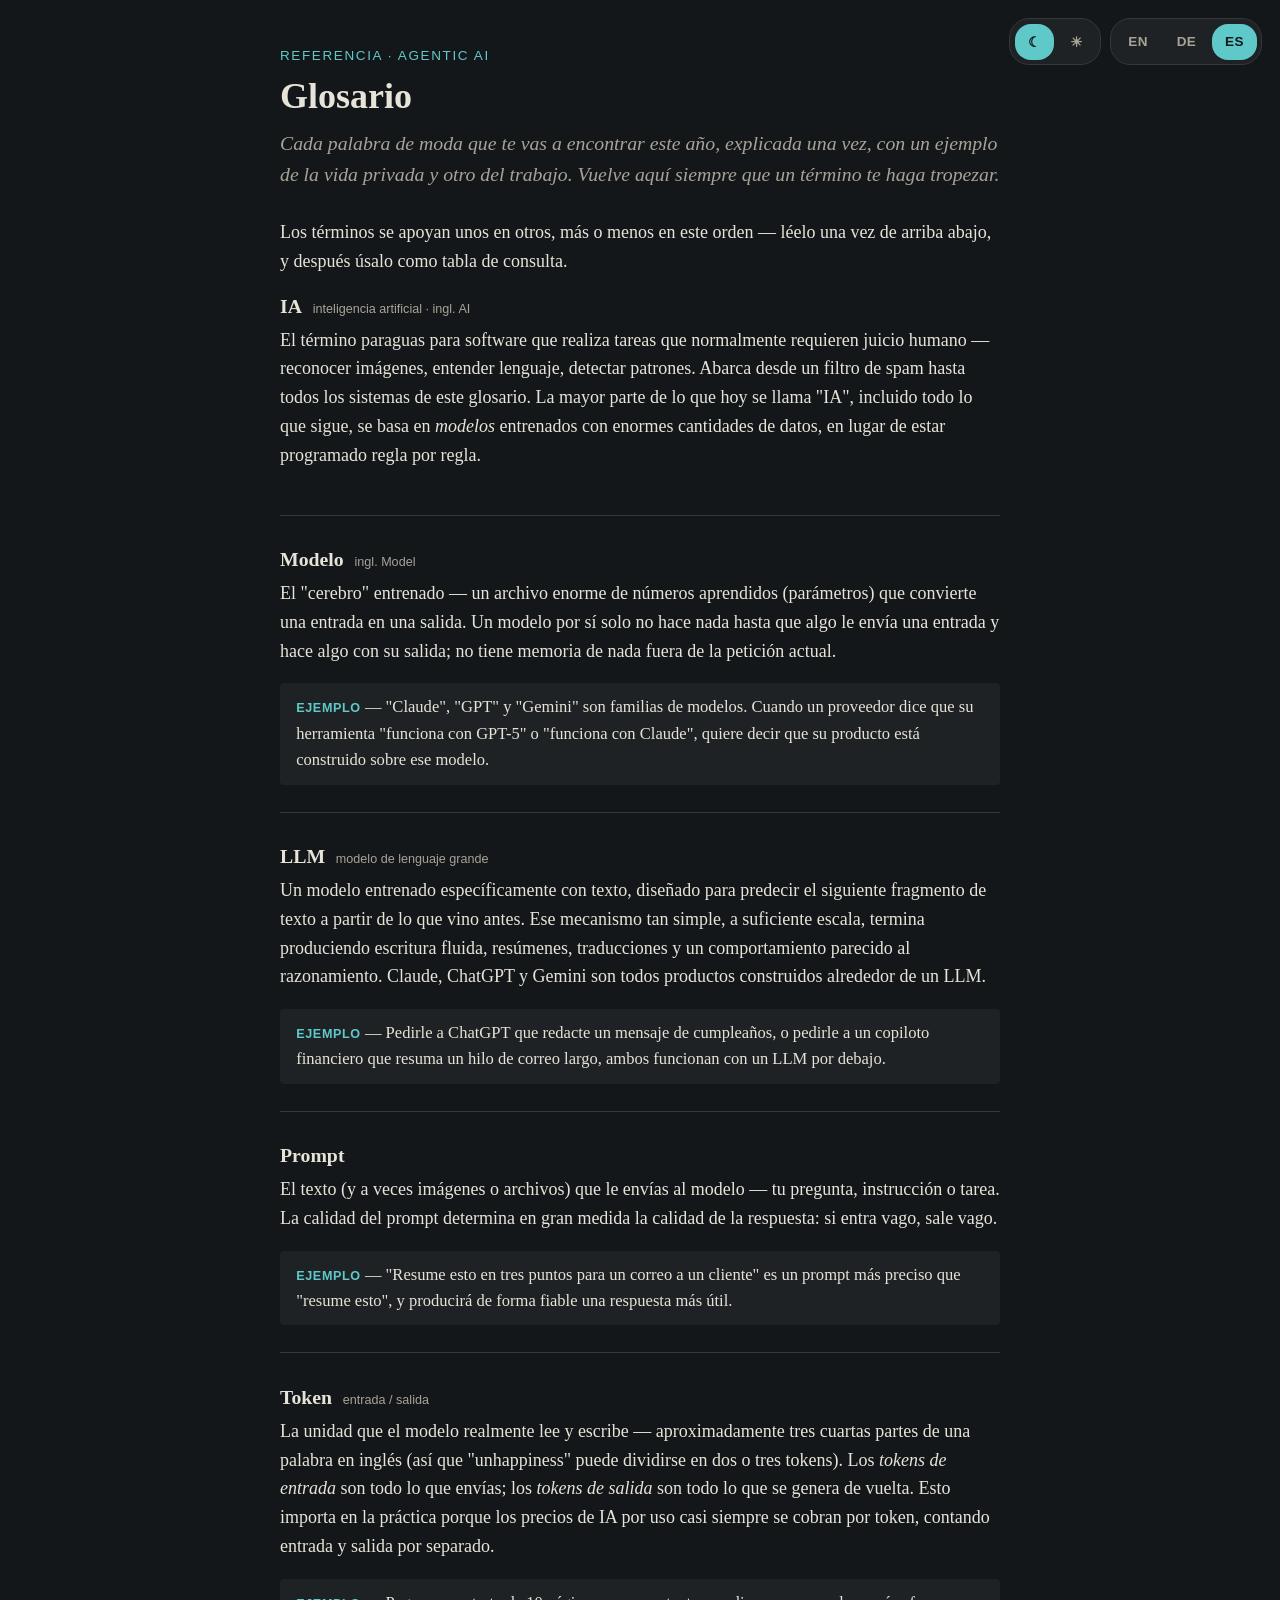
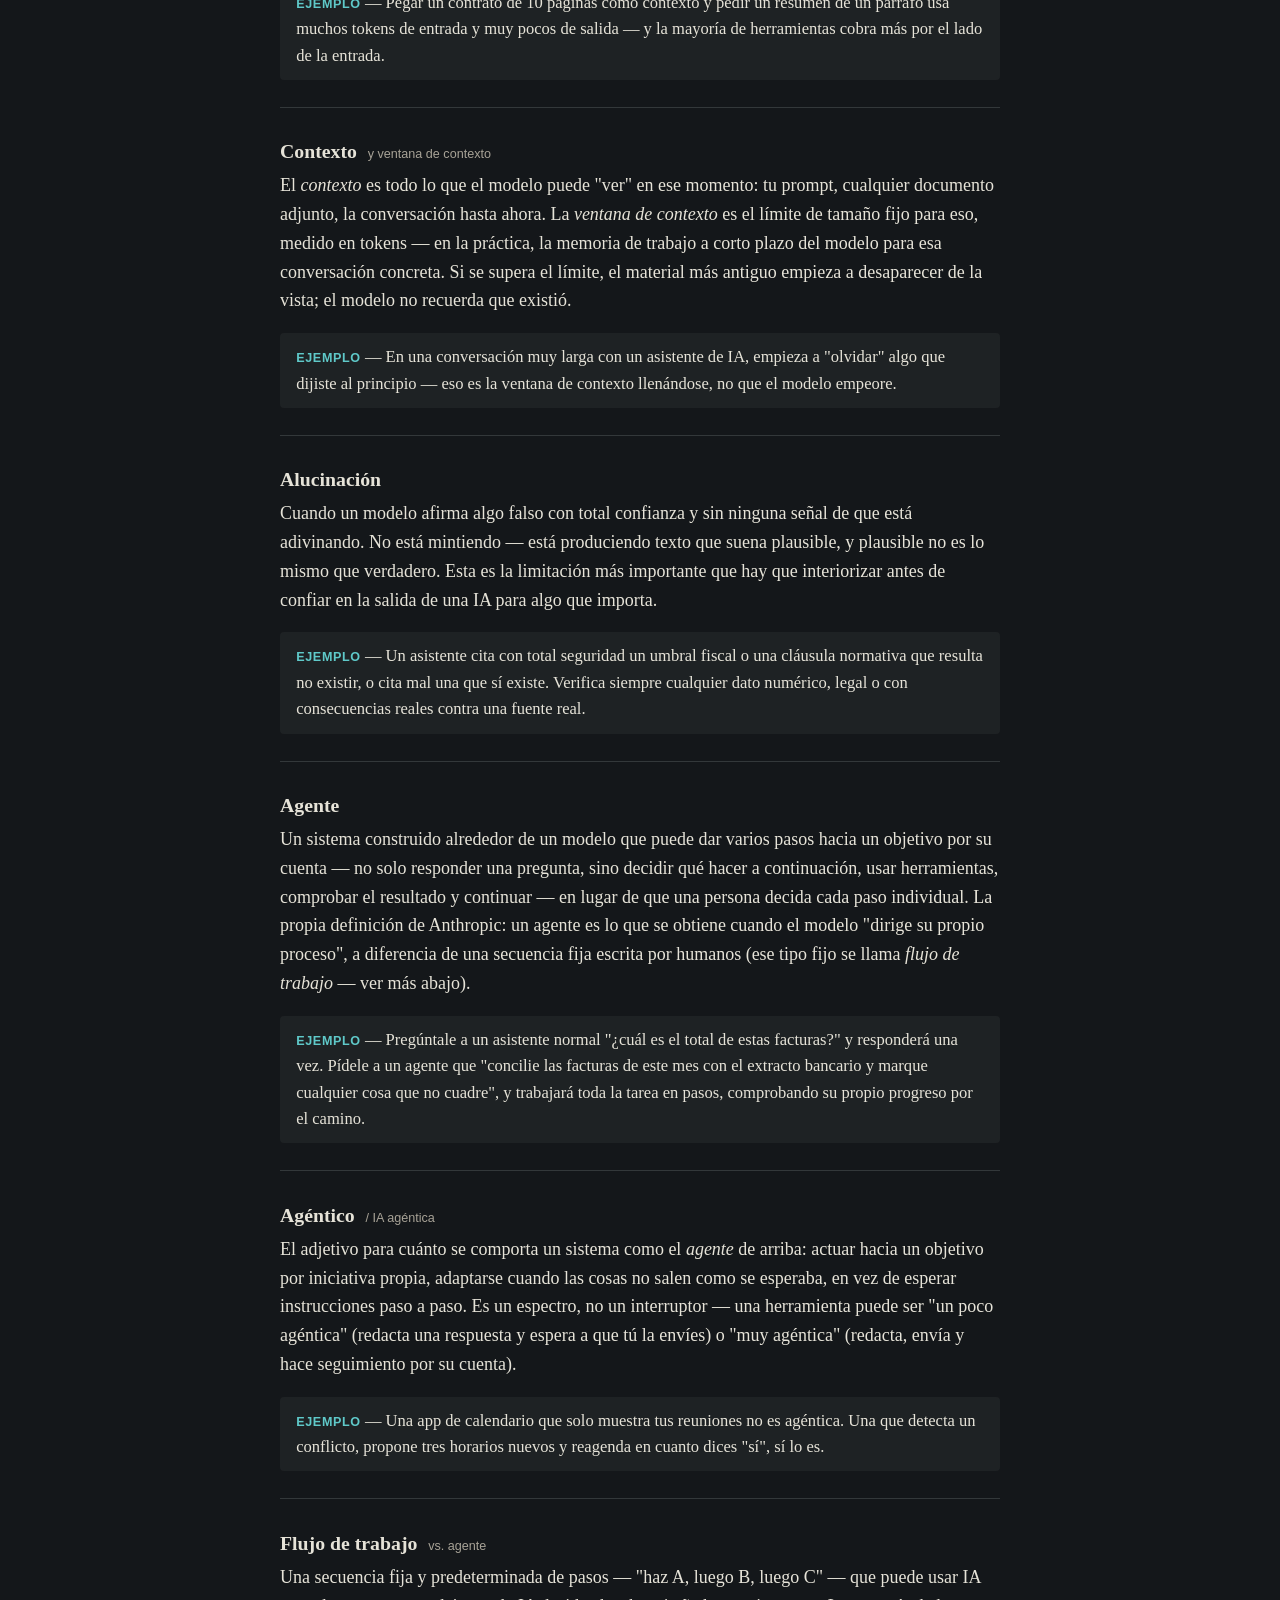
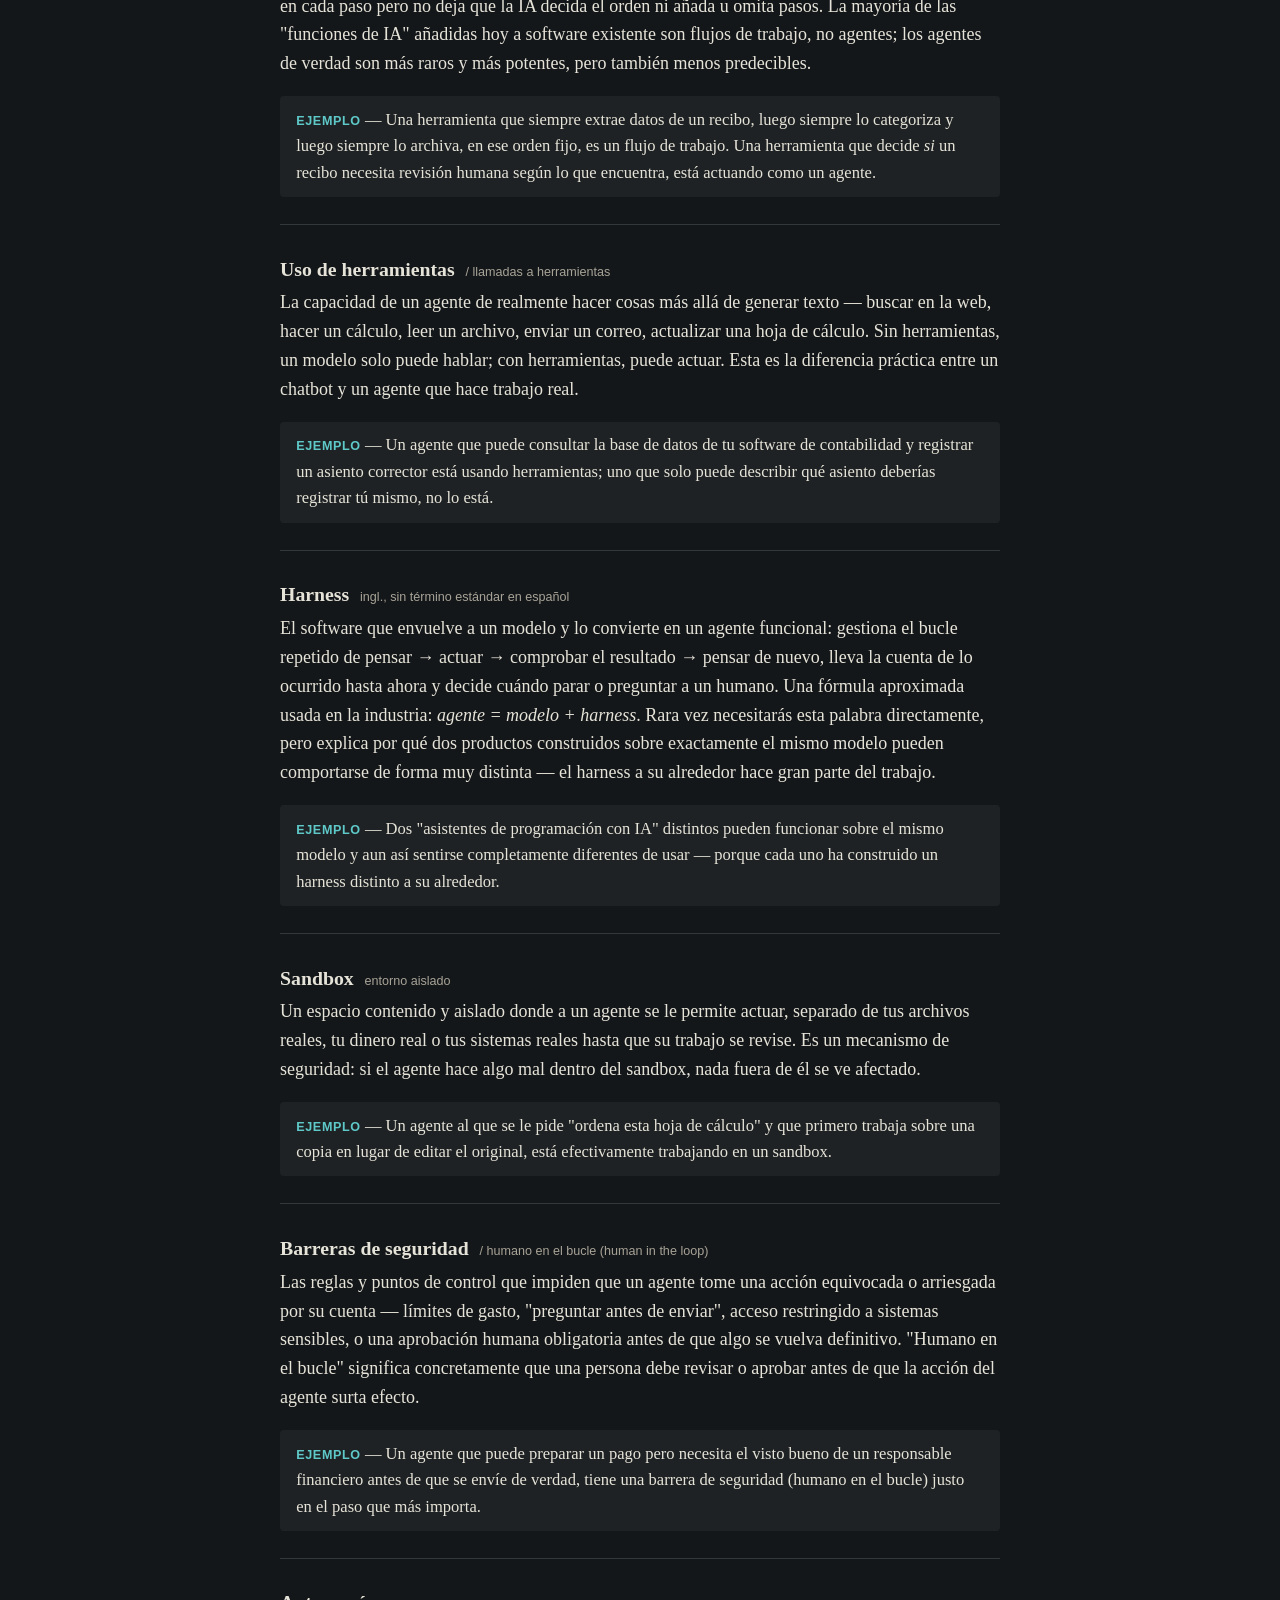
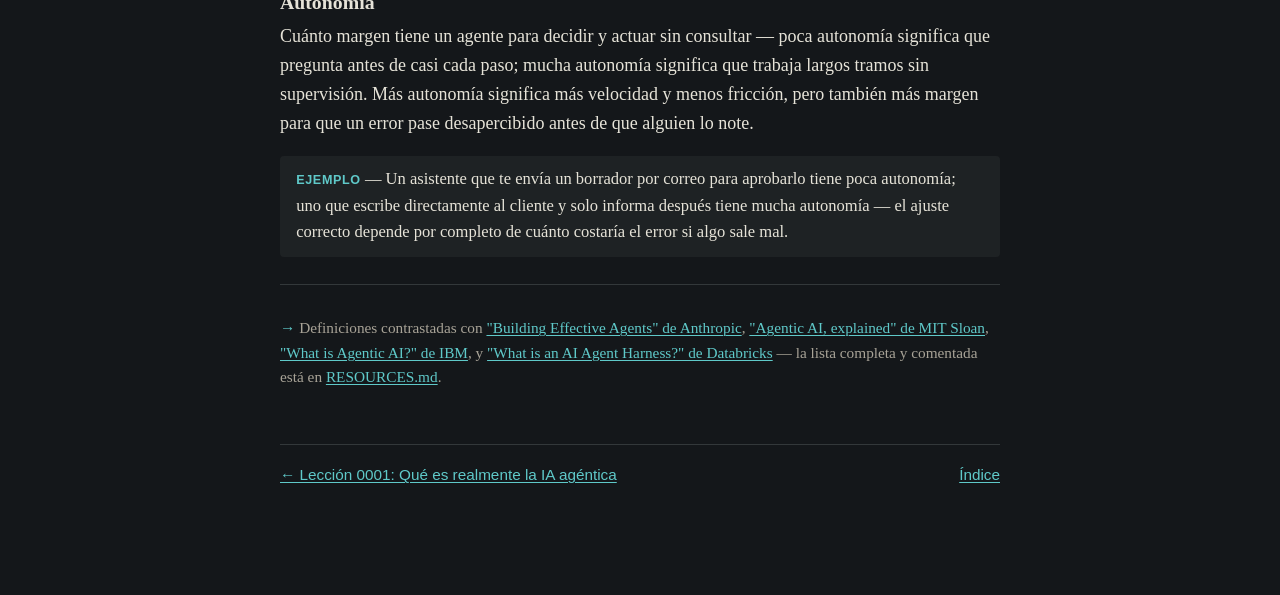
<file: reference/glossary.html>
<!DOCTYPE html>
<html lang="en">
<head>
<meta charset="utf-8">
<meta name="viewport" content="width=device-width, initial-scale=1">
<title>Reference — Agentic AI Glossary</title>
<link rel="stylesheet" href="../assets/style.css">
<link rel="stylesheet" href="../assets/lang-switch.css">
<script src="../assets/lang-switch.js"></script>
<script src="../assets/theme-toggle.js"></script>
</head>
<body>

<div class="top-bar">
  <div class="pill-group theme-toggle">
    <button data-theme="dark" aria-label="Dark mode">☾</button>
    <button data-theme="light" aria-label="Light mode">☀</button>
  </div>
  <div class="pill-group lang-switch">
    <button data-lang="en">EN</button>
    <button data-lang="de">DE</button>
    <button data-lang="es">ES</button>
  </div>
</div>

<header class="lesson-header">
  <p class="eyebrow" data-i18n="en">Reference · Agentic AI</p>
  <p class="eyebrow" data-i18n="de">Referenz · Agentic AI</p>
  <p class="eyebrow" data-i18n="es">Referencia · Agentic AI</p>

  <h1 data-i18n="en">Glossary</h1>
  <h1 data-i18n="de">Glossar</h1>
  <h1 data-i18n="es">Glosario</h1>

  <p class="subtitle" data-i18n="en">Every buzzword you'll hit this year, defined once, with one private-life and one work example each. Come back here whenever a term trips you up.</p>
  <p class="subtitle" data-i18n="de">Jedes Buzzword, das dir dieses Jahr begegnet, einmal erklärt – mit je einem Beispiel aus dem Alltag und dem Berufsleben. Komm hierher zurück, wann immer dich ein Begriff stolpern lässt.</p>
  <p class="subtitle" data-i18n="es">Cada palabra de moda que te vas a encontrar este año, explicada una vez, con un ejemplo de la vida privada y otro del trabajo. Vuelve aquí siempre que un término te haga tropezar.</p>
</header>

<main>

<p data-i18n="en">Terms build on each other roughly in this order — read top to bottom once, then use it as a lookup table after that.</p>
<p data-i18n="de">Die Begriffe bauen ungefähr in dieser Reihenfolge aufeinander auf – einmal von oben nach unten lesen, danach als Nachschlagewerk nutzen.</p>
<p data-i18n="es">Los términos se apoyan unos en otros, más o menos en este orden — léelo una vez de arriba abajo, y después úsalo como tabla de consulta.</p>

<!-- AI -->
<div class="glossary-term" data-i18n="en">
  <h3>AI <span class="also">artificial intelligence</span></h3>
  <p>The umbrella term for software that performs tasks normally thought to need human judgment —
  recognizing images, understanding language, spotting patterns. It covers everything from a spam filter
  to the systems in this glossary. Most of what gets called "AI" today, including everything below, is
  built on <em>models</em> trained on huge amounts of data rather than explicitly programmed rule by rule.</p>
</div>
<div class="glossary-term" data-i18n="de">
  <h3>KI <span class="also">Künstliche Intelligenz · engl. AI</span></h3>
  <p>Der Oberbegriff für Software, die Aufgaben übernimmt, für die man eigentlich menschliches
  Urteilsvermögen braucht – Bilder erkennen, Sprache verstehen, Muster erkennen. Er reicht vom Spamfilter
  bis zu allen Systemen in diesem Glossar. Das meiste, was heute „KI" genannt wird, einschließlich allem,
  was unten folgt, basiert auf <em>Modellen</em>, die mit riesigen Datenmengen trainiert wurden, statt
  Regel für Regel programmiert zu sein.</p>
</div>
<div class="glossary-term" data-i18n="es">
  <h3>IA <span class="also">inteligencia artificial · ingl. AI</span></h3>
  <p>El término paraguas para software que realiza tareas que normalmente requieren juicio humano —
  reconocer imágenes, entender lenguaje, detectar patrones. Abarca desde un filtro de spam hasta todos los
  sistemas de este glosario. La mayor parte de lo que hoy se llama "IA", incluido todo lo que sigue, se
  basa en <em>modelos</em> entrenados con enormes cantidades de datos, en lugar de estar programado regla
  por regla.</p>
</div>

<!-- Model -->
<div class="glossary-term" data-i18n="en">
  <h3 id="model-en">Model</h3>
  <p>The trained "brain" — a large file of learned numbers (parameters) that turns an input into an
  output. A model on its own does nothing until something sends it input and does something with its
  output; it has no memory of anything outside the current request.</p>
  <div class="example"><strong>Example</strong> — "Claude," "GPT," and "Gemini" are model families. When a
  vendor says their tool "runs on GPT-5" or "runs on Claude," they mean their product is built around that
  model.</div>
</div>
<div class="glossary-term" data-i18n="de">
  <h3 id="model-de">Modell <span class="also">engl. Model</span></h3>
  <p>Das trainierte „Gehirn" – eine riesige Datei aus gelernten Zahlen (Parametern), die eine Eingabe in
  eine Ausgabe verwandelt. Ein Modell allein tut nichts, bis ihm etwas eine Eingabe schickt und etwas mit
  seiner Ausgabe macht; es hat kein Gedächtnis für irgendetwas außerhalb der aktuellen Anfrage.</p>
  <div class="example"><strong>Beispiel</strong> — „Claude", „GPT" und „Gemini" sind Modellfamilien. Wenn
  ein Anbieter sagt, sein Tool „läuft auf GPT-5" oder „läuft auf Claude", meint er damit, dass sein
  Produkt auf diesem Modell aufbaut.</div>
</div>
<div class="glossary-term" data-i18n="es">
  <h3 id="model-es">Modelo <span class="also">ingl. Model</span></h3>
  <p>El "cerebro" entrenado — un archivo enorme de números aprendidos (parámetros) que convierte una
  entrada en una salida. Un modelo por sí solo no hace nada hasta que algo le envía una entrada y hace
  algo con su salida; no tiene memoria de nada fuera de la petición actual.</p>
  <div class="example"><strong>Ejemplo</strong> — "Claude", "GPT" y "Gemini" son familias de modelos.
  Cuando un proveedor dice que su herramienta "funciona con GPT-5" o "funciona con Claude", quiere decir
  que su producto está construido sobre ese modelo.</div>
</div>

<!-- LLM -->
<div class="glossary-term" data-i18n="en">
  <h3>LLM <span class="also">large language model</span></h3>
  <p>A model trained specifically on text, built to predict the next chunk of text given what came before.
  That simple mechanism, at large enough scale, turns out to produce fluent writing, summarizing,
  translating, and reasoning-like behavior. Claude, ChatGPT, and Gemini are all products built around an
  LLM.</p>
  <div class="example"><strong>Example</strong> — Asking ChatGPT to draft a birthday message, or asking a
  finance copilot to summarize a long email thread, both run on an LLM under the hood.</div>
</div>
<div class="glossary-term" data-i18n="de">
  <h3>LLM <span class="also">großes Sprachmodell</span></h3>
  <p>Ein Modell, das speziell auf Text trainiert wurde, um den nächsten Textabschnitt vorherzusagen,
  ausgehend davon, was vorher kam. Dieser einfache Mechanismus erzeugt, in ausreichend großem Maßstab,
  flüssiges Schreiben, Zusammenfassen, Übersetzen und Verhalten, das wie Schlussfolgern wirkt. Claude,
  ChatGPT und Gemini sind alles Produkte, die auf einem LLM aufbauen.</p>
  <div class="example"><strong>Beispiel</strong> — Ob man ChatGPT bittet, eine Geburtstagsnachricht zu
  entwerfen, oder einen Finanz-Copiloten, eine lange E-Mail-Kette zusammenzufassen – beides läuft im
  Hintergrund auf einem LLM.</div>
</div>
<div class="glossary-term" data-i18n="es">
  <h3>LLM <span class="also">modelo de lenguaje grande</span></h3>
  <p>Un modelo entrenado específicamente con texto, diseñado para predecir el siguiente fragmento de texto
  a partir de lo que vino antes. Ese mecanismo tan simple, a suficiente escala, termina produciendo
  escritura fluida, resúmenes, traducciones y un comportamiento parecido al razonamiento. Claude, ChatGPT
  y Gemini son todos productos construidos alrededor de un LLM.</p>
  <div class="example"><strong>Ejemplo</strong> — Pedirle a ChatGPT que redacte un mensaje de cumpleaños, o
  pedirle a un copiloto financiero que resuma un hilo de correo largo, ambos funcionan con un LLM por
  debajo.</div>
</div>

<!-- Prompt -->
<div class="glossary-term" data-i18n="en">
  <h3>Prompt</h3>
  <p>The text (and sometimes images or files) you send the model — your question, instruction, or task.
  Quality of the prompt strongly shapes quality of the answer: vague in, vague out.</p>
  <div class="example"><strong>Example</strong> — "Summarize this in three bullet points for a client
  email" is a sharper prompt than "summarize this," and will reliably produce a more useful answer.</div>
</div>
<div class="glossary-term" data-i18n="de">
  <h3>Prompt</h3>
  <p>Der Text (und manchmal Bilder oder Dateien), den du dem Modell schickst – deine Frage, Anweisung oder
  Aufgabe. Die Qualität des Prompts prägt stark die Qualität der Antwort: vage rein, vage raus.</p>
  <div class="example"><strong>Beispiel</strong> — „Fasse das in drei Stichpunkten für eine Kunden-E-Mail
  zusammen" ist ein schärferer Prompt als „fasse das zusammen" und liefert zuverlässig eine nützlichere
  Antwort.</div>
</div>
<div class="glossary-term" data-i18n="es">
  <h3>Prompt</h3>
  <p>El texto (y a veces imágenes o archivos) que le envías al modelo — tu pregunta, instrucción o tarea.
  La calidad del prompt determina en gran medida la calidad de la respuesta: si entra vago, sale vago.</p>
  <div class="example"><strong>Ejemplo</strong> — "Resume esto en tres puntos para un correo a un cliente"
  es un prompt más preciso que "resume esto", y producirá de forma fiable una respuesta más útil.</div>
</div>

<!-- Token -->
<div class="glossary-term" data-i18n="en">
  <h3>Token <span class="also">input / output</span></h3>
  <p>The unit the model actually reads and writes — roughly three-quarters of a word in English (so
  "unhappiness" might split into two or three tokens). <em>Input tokens</em> are everything you send in;
  <em>output tokens</em> are everything it generates back. This matters practically because usage-based AI
  pricing is almost always billed per token, input and output counted separately.</p>
  <div class="example"><strong>Example</strong> — Pasting a 10-page contract in as context and asking for
  a one-paragraph summary uses many input tokens and very few output tokens — and most tools charge more
  for the input side of that.</div>
</div>
<div class="glossary-term" data-i18n="de">
  <h3>Token <span class="also">Eingabe / Ausgabe</span></h3>
  <p>Die Einheit, die das Modell tatsächlich liest und schreibt – etwa drei Viertel eines Wortes im
  Englischen (so kann „unhappiness" in zwei oder drei Tokens zerfallen). <em>Input-Tokens</em> sind alles,
  was du hineinschickst; <em>Output-Tokens</em> sind alles, was zurückkommt. Das ist praktisch relevant,
  weil nutzungsbasierte KI-Preise fast immer pro Token abgerechnet werden, Eingabe und Ausgabe getrennt
  gezählt.</p>
  <div class="example"><strong>Beispiel</strong> — Einen zehnseitigen Vertrag als Kontext einzufügen und
  um eine Ein-Absatz-Zusammenfassung zu bitten, verbraucht viele Input-Tokens und sehr wenige
  Output-Tokens – und die meisten Tools berechnen die Eingabeseite teurer.</div>
</div>
<div class="glossary-term" data-i18n="es">
  <h3>Token <span class="also">entrada / salida</span></h3>
  <p>La unidad que el modelo realmente lee y escribe — aproximadamente tres cuartas partes de una palabra
  en inglés (así que "unhappiness" puede dividirse en dos o tres tokens). Los <em>tokens de entrada</em>
  son todo lo que envías; los <em>tokens de salida</em> son todo lo que se genera de vuelta. Esto importa
  en la práctica porque los precios de IA por uso casi siempre se cobran por token, contando entrada y
  salida por separado.</p>
  <div class="example"><strong>Ejemplo</strong> — Pegar un contrato de 10 páginas como contexto y pedir un
  resumen de un párrafo usa muchos tokens de entrada y muy pocos de salida — y la mayoría de herramientas
  cobra más por el lado de la entrada.</div>
</div>

<!-- Context -->
<div class="glossary-term" data-i18n="en">
  <h3>Context <span class="also">and context window</span></h3>
  <p><em>Context</em> is everything the model can currently "see": your prompt, any documents you attached,
  the conversation so far. The <em>context window</em> is the hard size limit on that, measured in tokens —
  effectively the model's short-term working memory for this one conversation. Go past the limit and the
  oldest material starts falling out of view; the model doesn't remember it was ever there.</p>
  <div class="example"><strong>Example</strong> — In a very long back-and-forth with an AI assistant, it
  starts "forgetting" something you said at the start — that's the context window filling up, not the
  model getting worse.</div>
</div>
<div class="glossary-term" data-i18n="de">
  <h3>Kontext <span class="also">und Kontextfenster</span></h3>
  <p><em>Kontext</em> ist alles, was das Modell gerade „sehen" kann: dein Prompt, alle angehängten
  Dokumente, das bisherige Gespräch. Das <em>Kontextfenster</em> ist die harte Größengrenze dafür,
  gemessen in Tokens – praktisch das Kurzzeitgedächtnis des Modells für genau dieses eine Gespräch.
  Überschreitet man die Grenze, fällt das älteste Material aus dem Blickfeld; das Modell erinnert sich
  nicht mehr daran, dass es je da war.</p>
  <div class="example"><strong>Beispiel</strong> — In einem sehr langen Hin und Her mit einem
  KI-Assistenten „vergisst" er plötzlich etwas, das du am Anfang gesagt hast – das ist das volllaufende
  Kontextfenster, nicht ein schlechter werdendes Modell.</div>
</div>
<div class="glossary-term" data-i18n="es">
  <h3>Contexto <span class="also">y ventana de contexto</span></h3>
  <p>El <em>contexto</em> es todo lo que el modelo puede "ver" en ese momento: tu prompt, cualquier
  documento adjunto, la conversación hasta ahora. La <em>ventana de contexto</em> es el límite de tamaño
  fijo para eso, medido en tokens — en la práctica, la memoria de trabajo a corto plazo del modelo para
  esa conversación concreta. Si se supera el límite, el material más antiguo empieza a desaparecer de la
  vista; el modelo no recuerda que existió.</p>
  <div class="example"><strong>Ejemplo</strong> — En una conversación muy larga con un asistente de IA,
  empieza a "olvidar" algo que dijiste al principio — eso es la ventana de contexto llenándose, no que el
  modelo empeore.</div>
</div>

<!-- Hallucination -->
<div class="glossary-term" data-i18n="en">
  <h3>Hallucination</h3>
  <p>When a model states something false with total confidence and no signal that it's guessing. It isn't
  lying — it's producing plausible-sounding text, and plausible isn't the same as true. This is the single
  most important limitation to internalize before trusting AI output for anything that matters.</p>
  <div class="example"><strong>Example</strong> — An assistant confidently cites a tax threshold or a
  regulation clause that turns out not to exist, or misstates one that does. Always verify anything
  numeric, legal, or load-bearing against a real source.</div>
</div>
<div class="glossary-term" data-i18n="de">
  <h3>Halluzination</h3>
  <p>Wenn ein Modell etwas Falsches mit völliger Überzeugung behauptet, ohne jedes Anzeichen, dass es rät.
  Es lügt nicht – es erzeugt plausibel klingenden Text, und plausibel ist nicht dasselbe wie wahr. Das ist
  die wichtigste Einschränkung, die man verinnerlichen sollte, bevor man KI-Ausgaben für irgendetwas
  Wichtiges vertraut.</p>
  <div class="example"><strong>Beispiel</strong> — Ein Assistent zitiert überzeugt einen Steuerfreibetrag
  oder eine Vorschrift, die es so gar nicht gibt, oder gibt eine echte falsch wieder. Alles Zahlenbasierte,
  Rechtliche oder Folgenreiche immer gegen eine echte Quelle prüfen.</div>
</div>
<div class="glossary-term" data-i18n="es">
  <h3>Alucinación</h3>
  <p>Cuando un modelo afirma algo falso con total confianza y sin ninguna señal de que está adivinando. No
  está mintiendo — está produciendo texto que suena plausible, y plausible no es lo mismo que verdadero.
  Esta es la limitación más importante que hay que interiorizar antes de confiar en la salida de una IA
  para algo que importa.</p>
  <div class="example"><strong>Ejemplo</strong> — Un asistente cita con total seguridad un umbral fiscal o
  una cláusula normativa que resulta no existir, o cita mal una que sí existe. Verifica siempre cualquier
  dato numérico, legal o con consecuencias reales contra una fuente real.</div>
</div>

<!-- Agent -->
<div class="glossary-term" data-i18n="en">
  <h3>Agent</h3>
  <p>A system built around a model that can take multiple steps toward a goal on its own — not just answer
  one question, but decide what to do next, use tools, check the result, and continue — instead of a human
  deciding each individual step. Anthropic's own framing: an agent is what you get when the model
  "directs its own process," as opposed to a fixed, human-scripted sequence (that fixed kind is called a
  <em>workflow</em> — see below).</p>
  <div class="example"><strong>Example</strong> — Ask a regular assistant "what's the total of these
  invoices?" and it answers once. Ask an agent to "reconcile this month's invoices against the bank
  statement and flag anything that doesn't match," and it works through the whole task in steps, checking
  its own progress along the way.</div>
</div>
<div class="glossary-term" data-i18n="de">
  <h3>Agent</h3>
  <p>Ein System rund um ein Modell, das mehrere Schritte auf ein Ziel hin selbstständig geht – nicht nur
  eine Frage beantwortet, sondern entscheidet, was als Nächstes zu tun ist, Werkzeuge nutzt, das Ergebnis
  prüft und weitermacht – statt dass ein Mensch jeden einzelnen Schritt vorgibt. Anthropics eigene
  Definition: Ein Agent liegt vor, wenn das Modell „seinen eigenen Prozess steuert", im Gegensatz zu einer
  festen, von Menschen vorgeschriebenen Abfolge (diese feste Art heißt <em>Workflow</em> – siehe unten).</p>
  <div class="example"><strong>Beispiel</strong> — Fragt man einen normalen Assistenten „wie hoch ist die
  Summe dieser Rechnungen?", antwortet er einmal. Bittet man einen Agenten, „die Rechnungen dieses Monats
  mit dem Kontoauszug abzugleichen und alles zu melden, was nicht passt", arbeitet er die ganze Aufgabe in
  Schritten ab und prüft dabei laufend seinen eigenen Fortschritt.</div>
</div>
<div class="glossary-term" data-i18n="es">
  <h3>Agente</h3>
  <p>Un sistema construido alrededor de un modelo que puede dar varios pasos hacia un objetivo por su
  cuenta — no solo responder una pregunta, sino decidir qué hacer a continuación, usar herramientas,
  comprobar el resultado y continuar — en lugar de que una persona decida cada paso individual. La propia
  definición de Anthropic: un agente es lo que se obtiene cuando el modelo "dirige su propio proceso", a
  diferencia de una secuencia fija escrita por humanos (ese tipo fijo se llama <em>flujo de trabajo</em> —
  ver más abajo).</p>
  <div class="example"><strong>Ejemplo</strong> — Pregúntale a un asistente normal "¿cuál es el total de
  estas facturas?" y responderá una vez. Pídele a un agente que "concilie las facturas de este mes con el
  extracto bancario y marque cualquier cosa que no cuadre", y trabajará toda la tarea en pasos,
  comprobando su propio progreso por el camino.</div>
</div>

<!-- Agentic -->
<div class="glossary-term" data-i18n="en">
  <h3>Agentic <span class="also">/ agentic AI</span></h3>
  <p>The adjective for how much a system behaves like the <em>agent</em> above: acting toward a
  goal on its own initiative, adapting when things don't go as expected, rather than waiting for step-by-
  step instructions. It's a spectrum, not a switch — a tool can be "a bit agentic" (it drafts a reply and
  waits for you to send it) or "very agentic" (it drafts, sends, and follows up, on its own).</p>
  <div class="example"><strong>Example</strong> — A calendar app that just shows your meetings is not
  agentic. One that notices a conflict, proposes three new times, and rebooks it once you say "yes" is.</div>
</div>
<div class="glossary-term" data-i18n="de">
  <h3>Agentisch <span class="also">/ agentische KI</span></h3>
  <p>Das Adjektiv dafür, wie sehr ein System sich wie der oben beschriebene <em>Agent</em> verhält: aus
  eigenem Antrieb auf ein Ziel hinarbeiten, sich anpassen, wenn etwas nicht wie erwartet läuft, statt auf
  Schritt-für-Schritt-Anweisungen zu warten. Es ist eine Skala, kein Schalter – ein Tool kann „ein bisschen
  agentisch" sein (es entwirft eine Antwort und wartet, dass du sie abschickst) oder „sehr agentisch"
  (es entwirft, verschickt und hakt von selbst nach).</p>
  <div class="example"><strong>Beispiel</strong> — Eine Kalender-App, die nur deine Termine anzeigt, ist
  nicht agentisch. Eine, die einen Konflikt bemerkt, drei neue Zeiten vorschlägt und den Termin
  verschiebt, sobald du „ja" sagst, ist es.</div>
</div>
<div class="glossary-term" data-i18n="es">
  <h3>Agéntico <span class="also">/ IA agéntica</span></h3>
  <p>El adjetivo para cuánto se comporta un sistema como el <em>agente</em> de arriba: actuar hacia un
  objetivo por iniciativa propia, adaptarse cuando las cosas no salen como se esperaba, en vez de esperar
  instrucciones paso a paso. Es un espectro, no un interruptor — una herramienta puede ser "un poco
  agéntica" (redacta una respuesta y espera a que tú la envíes) o "muy agéntica" (redacta, envía y hace
  seguimiento por su cuenta).</p>
  <div class="example"><strong>Ejemplo</strong> — Una app de calendario que solo muestra tus reuniones no
  es agéntica. Una que detecta un conflicto, propone tres horarios nuevos y reagenda en cuanto dices "sí",
  sí lo es.</div>
</div>

<!-- Workflow -->
<div class="glossary-term" data-i18n="en">
  <h3 id="workflow-en">Workflow <span class="also">vs. agent</span></h3>
  <p>A fixed, predetermined sequence of steps — "do A, then B, then C" — that may use AI at each step but
  doesn't let the AI decide the order or skip/add steps. Most "AI features" bolted onto existing software
  today are workflows, not agents; true agents are rarer and more powerful, but also less predictable.</p>
  <div class="example"><strong>Example</strong> — A tool that always extracts data from a receipt, then
  always categorizes it, then always files it, in that fixed order, is a workflow. A tool that decides
  <em>whether</em> a receipt needs human review at all, based on what it finds, is acting as an agent.</div>
</div>
<div class="glossary-term" data-i18n="de">
  <h3 id="workflow-de">Workflow <span class="also">vs. Agent</span></h3>
  <p>Eine feste, vorab festgelegte Abfolge von Schritten – „mache A, dann B, dann C" –, die bei jedem
  Schritt KI nutzen kann, der KI aber nicht erlaubt, die Reihenfolge zu ändern oder Schritte
  auszulassen/hinzuzufügen. Die meisten „KI-Funktionen", die heute an bestehende Software angeflanscht
  werden, sind Workflows, keine Agenten; echte Agenten sind seltener und mächtiger, aber auch weniger
  vorhersehbar.</p>
  <div class="example"><strong>Beispiel</strong> — Ein Tool, das aus einem Beleg immer Daten extrahiert,
  sie dann immer kategorisiert und dann immer ablegt, genau in dieser festen Reihenfolge, ist ein
  Workflow. Ein Tool, das anhand dessen, was es findet, selbst entscheidet, <em>ob</em> ein Beleg
  überhaupt menschliche Prüfung braucht, handelt wie ein Agent.</div>
</div>
<div class="glossary-term" data-i18n="es">
  <h3 id="workflow-es">Flujo de trabajo <span class="also">vs. agente</span></h3>
  <p>Una secuencia fija y predeterminada de pasos — "haz A, luego B, luego C" — que puede usar IA en cada
  paso pero no deja que la IA decida el orden ni añada u omita pasos. La mayoría de las "funciones de IA"
  añadidas hoy a software existente son flujos de trabajo, no agentes; los agentes de verdad son más
  raros y más potentes, pero también menos predecibles.</p>
  <div class="example"><strong>Ejemplo</strong> — Una herramienta que siempre extrae datos de un recibo,
  luego siempre lo categoriza y luego siempre lo archiva, en ese orden fijo, es un flujo de trabajo. Una
  herramienta que decide <em>si</em> un recibo necesita revisión humana según lo que encuentra, está
  actuando como un agente.</div>
</div>

<!-- Tool use -->
<div class="glossary-term" data-i18n="en">
  <h3>Tool use <span class="also">/ tool calling</span></h3>
  <p>An agent's ability to actually do things outside of just generating text — search the web, run a
  calculation, read a file, send an email, update a spreadsheet. Without tools, a model can only talk; with
  tools, it can act. This is the practical difference between a chatbot and an agent that gets real work
  done.</p>
  <div class="example"><strong>Example</strong> — An agent that can query your accounting software's
  database and post a correcting journal entry is using tools; one that can only describe what entry you
  should post yourself is not.</div>
</div>
<div class="glossary-term" data-i18n="de">
  <h3>Tool-Nutzung <span class="also">/ Tool-Aufruf</span></h3>
  <p>Die Fähigkeit eines Agenten, tatsächlich etwas zu tun, statt nur Text zu erzeugen – im Web suchen,
  eine Berechnung durchführen, eine Datei lesen, eine E-Mail verschicken, eine Tabelle aktualisieren. Ohne
  Tools kann ein Modell nur reden; mit Tools kann es handeln. Das ist der praktische Unterschied zwischen
  einem Chatbot und einem Agenten, der echte Arbeit erledigt.</p>
  <div class="example"><strong>Beispiel</strong> — Ein Agent, der die Datenbank deiner Buchhaltungssoftware
  abfragen und eine korrigierende Buchung eintragen kann, nutzt Tools; einer, der nur beschreiben kann,
  welche Buchung du selbst eintragen solltest, tut das nicht.</div>
</div>
<div class="glossary-term" data-i18n="es">
  <h3>Uso de herramientas <span class="also">/ llamadas a herramientas</span></h3>
  <p>La capacidad de un agente de realmente hacer cosas más allá de generar texto — buscar en la web,
  hacer un cálculo, leer un archivo, enviar un correo, actualizar una hoja de cálculo. Sin herramientas,
  un modelo solo puede hablar; con herramientas, puede actuar. Esta es la diferencia práctica entre un
  chatbot y un agente que hace trabajo real.</p>
  <div class="example"><strong>Ejemplo</strong> — Un agente que puede consultar la base de datos de tu
  software de contabilidad y registrar un asiento corrector está usando herramientas; uno que solo puede
  describir qué asiento deberías registrar tú mismo, no lo está.</div>
</div>

<!-- Harness -->
<div class="glossary-term" data-i18n="en">
  <h3>Harness</h3>
  <p>The software wrapped around a model that turns it into a working agent: it manages the back-and-forth
  loop of think → act → check the result → think again, keeps track of what's happened so far, and decides
  when to stop or ask a human. A rough shorthand used in the industry: <em>agent = model + harness</em>.
  You'll rarely need this word directly, but it explains why two products built on the exact same
  underlying model can behave very differently — the harness around it is doing a lot of the work.</p>
  <div class="example"><strong>Example</strong> — Two different "AI coding assistants" can both run on the
  same underlying model yet feel completely different to use — because each has built a different harness
  around it.</div>
</div>
<div class="glossary-term" data-i18n="de">
  <h3>Harness <span class="also">engl., kein deutscher Standardbegriff</span></h3>
  <p>Die Software, die ein Modell umgibt und daraus einen funktionierenden Agenten macht: Sie steuert die
  wiederholte Schleife aus denken → handeln → Ergebnis prüfen → weiterdenken, behält den Überblick über
  das bisher Geschehene und entscheidet, wann Schluss ist oder ein Mensch gefragt werden muss. Eine grobe
  Faustformel aus der Branche: <em>Agent = Modell + Harness</em>. Du wirst dieses Wort selten direkt
  brauchen, aber es erklärt, warum zwei Produkte auf exakt demselben zugrunde liegenden Modell sich völlig
  unterschiedlich anfühlen können – der Harness drumherum leistet einen großen Teil der Arbeit.</p>
  <div class="example"><strong>Beispiel</strong> — Zwei verschiedene „KI-Coding-Assistenten" können auf
  demselben Modell laufen und sich trotzdem völlig unterschiedlich anfühlen – weil jeder einen anderen
  Harness drumherum gebaut hat.</div>
</div>
<div class="glossary-term" data-i18n="es">
  <h3>Harness <span class="also">ingl., sin término estándar en español</span></h3>
  <p>El software que envuelve a un modelo y lo convierte en un agente funcional: gestiona el bucle
  repetido de pensar → actuar → comprobar el resultado → pensar de nuevo, lleva la cuenta de lo ocurrido
  hasta ahora y decide cuándo parar o preguntar a un humano. Una fórmula aproximada usada en la industria:
  <em>agente = modelo + harness</em>. Rara vez necesitarás esta palabra directamente, pero explica por qué
  dos productos construidos sobre exactamente el mismo modelo pueden comportarse de forma muy distinta —
  el harness a su alrededor hace gran parte del trabajo.</p>
  <div class="example"><strong>Ejemplo</strong> — Dos "asistentes de programación con IA" distintos pueden
  funcionar sobre el mismo modelo y aun así sentirse completamente diferentes de usar — porque cada uno
  ha construido un harness distinto a su alrededor.</div>
</div>

<!-- Sandbox -->
<div class="glossary-term" data-i18n="en">
  <h3>Sandbox</h3>
  <p>A contained, isolated space where an agent is allowed to act, walled off from your real files, real
  money, or real systems until its work is reviewed. It's a safety mechanism: if the agent does something
  wrong inside the sandbox, nothing outside it gets touched.</p>
  <div class="example"><strong>Example</strong> — An agent asked to "clean up this spreadsheet" that works
  on a copy first, rather than editing the original in place, is effectively working in a sandbox.</div>
</div>
<div class="glossary-term" data-i18n="de">
  <h3>Sandbox</h3>
  <p>Ein abgeschotteter, isolierter Raum, in dem ein Agent handeln darf, abgeschirmt von deinen echten
  Dateien, echtem Geld oder echten Systemen, bis seine Arbeit geprüft ist. Es ist ein
  Sicherheitsmechanismus: Wenn der Agent innerhalb der Sandbox etwas falsch macht, bleibt alles außerhalb
  unberührt.</p>
  <div class="example"><strong>Beispiel</strong> — Ein Agent, der gebeten wird, „diese Tabelle
  aufzuräumen", und dafür zuerst an einer Kopie arbeitet statt am Original, arbeitet faktisch in einer
  Sandbox.</div>
</div>
<div class="glossary-term" data-i18n="es">
  <h3>Sandbox <span class="also">entorno aislado</span></h3>
  <p>Un espacio contenido y aislado donde a un agente se le permite actuar, separado de tus archivos
  reales, tu dinero real o tus sistemas reales hasta que su trabajo se revise. Es un mecanismo de
  seguridad: si el agente hace algo mal dentro del sandbox, nada fuera de él se ve afectado.</p>
  <div class="example"><strong>Ejemplo</strong> — Un agente al que se le pide "ordena esta hoja de
  cálculo" y que primero trabaja sobre una copia en lugar de editar el original, está efectivamente
  trabajando en un sandbox.</div>
</div>

<!-- Guardrails -->
<div class="glossary-term" data-i18n="en">
  <h3>Guardrails <span class="also">/ human in the loop</span></h3>
  <p>The rules and checkpoints that keep an agent from taking a wrong or risky action on its own —
  spending limits, "ask before sending," restricted access to sensitive systems, or a required human
  approval before anything final happens. "Human in the loop" specifically means a person must review or
  approve before the agent's action takes effect.</p>
  <div class="example"><strong>Example</strong> — An agent that can draft a payment but requires a
  finance manager's sign-off before it actually goes out has a guardrail (human in the loop) around the
  one step that matters most.</div>
</div>
<div class="glossary-term" data-i18n="de">
  <h3>Leitplanken <span class="also">/ Mensch im Prozess (human in the loop)</span></h3>
  <p>Die Regeln und Kontrollpunkte, die einen Agenten davon abhalten, eigenmächtig eine falsche oder
  riskante Aktion auszuführen – Ausgabenlimits, „vor dem Versenden nachfragen", eingeschränkter Zugriff auf
  sensible Systeme oder eine zwingende menschliche Freigabe, bevor etwas Endgültiges passiert. „Mensch im
  Prozess" (human in the loop) bedeutet konkret: Eine Person muss prüfen oder freigeben, bevor die Aktion
  des Agenten wirksam wird.</p>
  <div class="example"><strong>Beispiel</strong> — Ein Agent, der eine Zahlung vorbereiten kann, aber vor
  dem tatsächlichen Versand die Freigabe eines Finanzverantwortlichen braucht, hat genau an der
  wichtigsten Stelle eine Leitplanke (Mensch im Prozess).</div>
</div>
<div class="glossary-term" data-i18n="es">
  <h3>Barreras de seguridad <span class="also">/ humano en el bucle (human in the loop)</span></h3>
  <p>Las reglas y puntos de control que impiden que un agente tome una acción equivocada o arriesgada por
  su cuenta — límites de gasto, "preguntar antes de enviar", acceso restringido a sistemas sensibles, o
  una aprobación humana obligatoria antes de que algo se vuelva definitivo. "Humano en el bucle" significa
  concretamente que una persona debe revisar o aprobar antes de que la acción del agente surta efecto.</p>
  <div class="example"><strong>Ejemplo</strong> — Un agente que puede preparar un pago pero necesita el
  visto bueno de un responsable financiero antes de que se envíe de verdad, tiene una barrera de
  seguridad (humano en el bucle) justo en el paso que más importa.</div>
</div>

<!-- Autonomy -->
<div class="glossary-term" data-i18n="en">
  <h3>Autonomy</h3>
  <p>How much an agent is left to decide and act without checking in — low autonomy means it asks before
  almost every step; high autonomy means it runs long stretches of work unsupervised. More autonomy means
  more speed and less friction, but also more room for a mistake to go uncaught before anyone notices.</p>
  <div class="example"><strong>Example</strong> — An assistant that emails you a draft for approval is
  low-autonomy; one that emails the client directly and only reports back afterward is high-autonomy —
  the right setting depends entirely on how much the mistake would cost if it got it wrong.</div>
</div>
<div class="glossary-term" data-i18n="de">
  <h3>Autonomie</h3>
  <p>Wie viel Entscheidungs- und Handlungsspielraum ein Agent ohne Rückfrage bekommt – niedrige Autonomie
  bedeutet, er fragt vor fast jedem Schritt nach; hohe Autonomie bedeutet, er arbeitet lange Strecken
  unbeaufsichtigt. Mehr Autonomie bedeutet mehr Tempo und weniger Reibung, aber auch mehr Spielraum dafür,
  dass ein Fehler unbemerkt bleibt, bevor ihn jemand entdeckt.</p>
  <div class="example"><strong>Beispiel</strong> — Ein Assistent, der dir einen Entwurf zur Freigabe
  mailt, hat niedrige Autonomie; einer, der direkt an den Kunden mailt und erst danach Bericht erstattet,
  hat hohe Autonomie – die richtige Einstellung hängt ganz davon ab, wie teuer ein Fehler an dieser
  Stelle wäre.</div>
</div>
<div class="glossary-term" data-i18n="es">
  <h3>Autonomía</h3>
  <p>Cuánto margen tiene un agente para decidir y actuar sin consultar — poca autonomía significa que
  pregunta antes de casi cada paso; mucha autonomía significa que trabaja largos tramos sin supervisión.
  Más autonomía significa más velocidad y menos fricción, pero también más margen para que un error pase
  desapercibido antes de que alguien lo note.</p>
  <div class="example"><strong>Ejemplo</strong> — Un asistente que te envía un borrador por correo para
  aprobarlo tiene poca autonomía; uno que escribe directamente al cliente y solo informa después tiene
  mucha autonomía — el ajuste correcto depende por completo de cuánto costaría el error si algo sale
  mal.</div>
</div>

<p class="citation" data-i18n="en">Definitions cross-checked against <a href="https://www.anthropic.com/engineering/building-effective-agents">Anthropic's "Building Effective Agents"</a>,
<a href="https://mitsloan.mit.edu/ideas-made-to-matter/agentic-ai-explained">MIT Sloan's "Agentic AI, explained"</a>,
<a href="https://www.ibm.com/think/topics/agentic-ai">IBM's "What is Agentic AI?"</a>, and
<a href="https://www.databricks.com/blog/ai-harness">Databricks' "What is an AI Agent Harness?"</a> —
see <a href="../RESOURCES.md">RESOURCES.md</a> for the full annotated list.</p>
<p class="citation" data-i18n="de">Definitionen abgeglichen mit <a href="https://www.anthropic.com/engineering/building-effective-agents">Anthropics „Building Effective Agents"</a>,
<a href="https://mitsloan.mit.edu/ideas-made-to-matter/agentic-ai-explained">MIT Sloans „Agentic AI, explained"</a>,
<a href="https://www.ibm.com/think/topics/agentic-ai">IBMs „What is Agentic AI?"</a> und
<a href="https://www.databricks.com/blog/ai-harness">Databricks' „What is an AI Agent Harness?"</a> —
die vollständige, kommentierte Liste steht in <a href="../RESOURCES.md">RESOURCES.md</a>.</p>
<p class="citation" data-i18n="es">Definiciones contrastadas con <a href="https://www.anthropic.com/engineering/building-effective-agents">"Building Effective Agents" de Anthropic</a>,
<a href="https://mitsloan.mit.edu/ideas-made-to-matter/agentic-ai-explained">"Agentic AI, explained" de MIT Sloan</a>,
<a href="https://www.ibm.com/think/topics/agentic-ai">"What is Agentic AI?" de IBM</a>, y
<a href="https://www.databricks.com/blog/ai-harness">"What is an AI Agent Harness?" de Databricks</a> —
la lista completa y comentada está en <a href="../RESOURCES.md">RESOURCES.md</a>.</p>

<nav class="lesson-links">
  <a href="../lessons/0001-what-agentic-ai-actually-is.html" data-i18n="en">← Lesson 0001: What Agentic AI Actually Is</a>
  <a href="../lessons/0001-what-agentic-ai-actually-is.html" data-i18n="de">← Lektion 0001: Was Agentic AI eigentlich ist</a>
  <a href="../lessons/0001-what-agentic-ai-actually-is.html" data-i18n="es">← Lección 0001: Qué es realmente la IA agéntica</a>

  <a href="../index.html" data-i18n="en">Index</a>
  <a href="../index.html" data-i18n="de">Index</a>
  <a href="../index.html" data-i18n="es">Índice</a>
</nav>

</main>
</body>
</html>
</file>
<file: assets/style.css>
/* Shared stylesheet for the Agentic AI teaching workspace.
   Tufte-inspired: serif reading type, generous whitespace, quiet color,
   prints cleanly. Every lesson and reference doc links this file. */

/* Dark is the default palette — no-JS/no-theme-attribute state (Quick Look, mail
   previews) should still render correctly, so dark lives on the bare :root and
   light is the opt-in override. theme-toggle.js sets data-theme="light" to switch. */
:root {
  --ink: #e6e3d8;
  --ink-soft: #a8a397;
  --paper: #14171a;
  --paper-inset: #1e2224;
  --rule: #33383a;
  --accent: #5fc9c9;
  --accent-soft: #1b3a3c;
  --code-bg: #1d2224;
  --good: #6fcf97;
  --good-bg: #16301f;
  --bad: #ef8a8a;
  --bad-bg: #3a1e1e;
  --measure: 40em;
}

:root[data-theme="light"] {
  --ink: #1a1a1a;
  --ink-soft: #4a4a4a;
  --paper: #fdfcf9;
  --paper-inset: #f4f2ec;
  --rule: #d8d3c4;
  --accent: #1d5c63;
  --accent-soft: #d8ebe9;
  --code-bg: #f0eee4;
  --good: #1d6b3f;
  --good-bg: #e6f4ea;
  --bad: #a3312a;
  --bad-bg: #fbe9e7;
}

* { box-sizing: border-box; }

html { font-size: 18px; }

body {
  margin: 0;
  padding: 0 1.5rem 6rem;
  background: var(--paper);
  color: var(--ink);
  font-family: "Iowan Old Style", "Palatino Linotype", Palatino, Georgia, "Times New Roman", serif;
  line-height: 1.6;
  transition: background-color 0.15s ease, color 0.15s ease;
}

main {
  max-width: var(--measure);
  margin: 0 auto;
}

header.lesson-header {
  max-width: var(--measure);
  margin: 0 auto;
  padding-top: 2.5rem;
}

.eyebrow {
  font-family: -apple-system, BlinkMacSystemFont, "Segoe UI", sans-serif;
  font-size: 0.75rem;
  letter-spacing: 0.12em;
  text-transform: uppercase;
  color: var(--accent);
  margin: 0 0 0.4rem;
}

h1, h2, h3 {
  font-weight: 600;
  line-height: 1.25;
  color: var(--ink);
}

h1 { font-size: 2rem; margin: 0 0 0.5rem; }
h2 { font-size: 1.4rem; margin: 2.5rem 0 0.75rem; border-bottom: 1px solid var(--rule); padding-bottom: 0.3rem; }
h3 { font-size: 1.1rem; margin: 1.75rem 0 0.5rem; }

p { margin: 0 0 1rem; }

a { color: var(--accent); text-decoration-thickness: 1px; text-underline-offset: 2px; }
a:hover { color: var(--ink); }

.subtitle {
  font-size: 1.1rem;
  color: var(--ink-soft);
  font-style: italic;
  margin: 0 0 1.5rem;
}

.mission-tie {
  background: var(--accent-soft);
  border-left: 3px solid var(--accent);
  padding: 0.75rem 1rem;
  font-size: 0.95rem;
  margin: 1.25rem 0 2rem;
  border-radius: 0 4px 4px 0;
}

.mission-tie strong { color: var(--accent); }

pre, code {
  font-family: "SF Mono", "Menlo", "Consolas", monospace;
  font-size: 0.85rem;
}

code {
  background: var(--code-bg);
  padding: 0.1em 0.35em;
  border-radius: 3px;
}

pre {
  background: var(--code-bg);
  padding: 1rem 1.1rem;
  border-radius: 6px;
  overflow-x: auto;
  line-height: 1.5;
  border: 1px solid var(--rule);
}

pre code { background: none; padding: 0; }

.comment { color: var(--ink-soft); }
.type-good { color: var(--good); }
.type-bad { color: var(--bad); }

blockquote {
  margin: 1.25rem 0;
  padding-left: 1rem;
  border-left: 3px solid var(--rule);
  color: var(--ink-soft);
  font-style: italic;
}

.citation {
  font-size: 0.85rem;
  color: var(--ink-soft);
}

.citation::before { content: "→ "; color: var(--accent); }

.primary-source {
  border: 1px solid var(--rule);
  background: var(--paper-inset);
  padding: 1rem 1.25rem;
  border-radius: 6px;
  margin: 1.5rem 0;
}

.primary-source .eyebrow { margin-bottom: 0.25rem; }

ul, ol { padding-left: 1.4rem; }
li { margin-bottom: 0.4rem; }

.win-box {
  border: 1px dashed var(--accent);
  padding: 1rem 1.25rem;
  border-radius: 6px;
  margin: 1.5rem 0;
  background: var(--paper-inset);
}

.ask-agent {
  margin-top: 3rem;
  padding: 1rem 1.25rem;
  background: var(--paper-inset);
  border-radius: 6px;
  font-size: 0.95rem;
}

nav.lesson-links {
  margin-top: 3rem;
  padding-top: 1rem;
  border-top: 1px solid var(--rule);
  font-family: -apple-system, BlinkMacSystemFont, "Segoe UI", sans-serif;
  font-size: 0.85rem;
  display: flex;
  justify-content: space-between;
  gap: 1rem;
  flex-wrap: wrap;
}

table {
  border-collapse: collapse;
  width: 100%;
  margin: 1.25rem 0;
  font-size: 0.9rem;
}

th, td {
  border: 1px solid var(--rule);
  padding: 0.5rem 0.7rem;
  text-align: left;
}

th {
  background: var(--paper-inset);
  font-family: -apple-system, BlinkMacSystemFont, "Segoe UI", sans-serif;
  font-size: 0.75rem;
  text-transform: uppercase;
  letter-spacing: 0.05em;
}

.glossary-term {
  margin: 0 0 1.75rem;
  padding-bottom: 1.5rem;
  border-bottom: 1px solid var(--rule);
}

.glossary-term:last-child { border-bottom: none; }

.glossary-term h3 {
  margin: 0 0 0.4rem;
  display: flex;
  align-items: baseline;
  gap: 0.6rem;
}

.glossary-term .also {
  font-family: -apple-system, BlinkMacSystemFont, "Segoe UI", sans-serif;
  font-size: 0.7rem;
  font-weight: 400;
  color: var(--ink-soft);
}

.glossary-term .example {
  margin: 0.6rem 0 0;
  padding: 0.6rem 0.9rem;
  background: var(--paper-inset);
  border-radius: 4px;
  font-size: 0.92rem;
}

.glossary-term .example strong {
  font-family: -apple-system, BlinkMacSystemFont, "Segoe UI", sans-serif;
  font-size: 0.7rem;
  letter-spacing: 0.05em;
  text-transform: uppercase;
  color: var(--accent);
}

@media (max-width: 30em) {
  html { font-size: 16px; }
  body { padding: 0 1rem 4rem; }
  header.lesson-header { padding-top: 3.4rem; }
  h1 { font-size: 1.55rem; }
  .subtitle { font-size: 1rem; }
  nav.lesson-links { flex-direction: column; gap: 0.6rem; }
}

@media print {
  /* Force the light palette on paper regardless of on-screen theme — printing
     the dark palette would waste ink and, worse, print near-invisible text if
     only body background were reset while --ink stayed light-on-dark. */
  :root {
    --ink: #1a1a1a;
    --ink-soft: #4a4a4a;
    --paper: #fff;
    --paper-inset: #f4f2ec;
    --rule: #d8d3c4;
    --accent: #1d5c63;
    --accent-soft: #d8ebe9;
    --code-bg: #f0eee4;
    --good: #1d6b3f;
    --good-bg: #e6f4ea;
    --bad: #a3312a;
    --bad-bg: #fbe9e7;
  }
  body { background: white; padding: 0; }
  .ask-agent, nav.lesson-links, .no-print { display: none; }
  a { color: var(--ink); }
  pre { border: 1px solid #999; }
}
</file>
<file: assets/diagram.css>
/* Diagram + annotation components. Reusable across lessons and reference docs.
   Depends on the custom properties defined in style.css. */

/* ---- Pipelines ----------------------------------------------------------
   <div class="pipeline">
     <div class="step"><strong>Goal</strong><span>what you asked for</span></div>
     <div class="step">…</div>
   </div>
   Horizontal left-to-right flow with arrows between steps; wraps on narrow
   screens and prints cleanly. */

.pipeline {
  display: flex;
  flex-wrap: wrap;
  align-items: stretch;
  gap: 0.4rem;
  margin: 1.25rem 0;
}

.pipeline .step {
  flex: 1 1 7rem;
  border: 1px solid var(--rule);
  border-radius: 5px;
  background: var(--paper-inset);
  padding: 0.55rem 0.7rem;
  position: relative;
  display: flex;
  flex-direction: column;
  gap: 0.15rem;
}

.pipeline .step + .step::before {
  content: "→";
  position: absolute;
  left: -0.42rem;
  top: 50%;
  transform: translateY(-50%);
  color: var(--accent);
  font-size: 0.75rem;
  line-height: 1;
}

.pipeline .step strong {
  font-family: -apple-system, BlinkMacSystemFont, "Segoe UI", sans-serif;
  font-size: 0.82rem;
  color: var(--ink);
}

.pipeline .step span {
  font-family: -apple-system, BlinkMacSystemFont, "Segoe UI", sans-serif;
  font-size: 0.72rem;
  color: var(--ink-soft);
}

/* ---- Gotcha callout -----------------------------------------------------
   <div class="gotcha"><strong>Watch out.</strong> …</div>
   For "this is where it commonly goes wrong" warnings. */

.gotcha {
  border-left: 3px solid var(--bad);
  background: var(--bad-bg);
  padding: 0.75rem 1rem;
  border-radius: 0 4px 4px 0;
  margin: 1.25rem 0;
  font-size: 0.92rem;
}

.gotcha strong { color: var(--bad); }

/* ---- Side-by-side comparison --------------------------------------------
   <div class="compare">
     <div class="side"><p class="side-label">Regular chatbot</p><p>…</p></div>
     <div class="side"><p class="side-label">Agentic AI</p><p>…</p></div>
   </div>
   Two stacked-on-mobile, side-by-side-on-desktop panes. */

.compare {
  display: grid;
  grid-template-columns: 1fr;
  gap: 0.75rem;
  margin: 1.25rem 0;
}

@media (min-width: 60em) {
  .compare {
    grid-template-columns: 1fr 1fr;
  }
}

.compare .side {
  min-width: 0;
  border: 1px solid var(--rule);
  border-radius: 6px;
  padding: 0.8rem 1rem;
  background: var(--paper-inset);
}

.compare .side p:last-child { margin-bottom: 0; }

.side-label {
  font-family: -apple-system, BlinkMacSystemFont, "Segoe UI", sans-serif;
  font-size: 0.7rem;
  letter-spacing: 0.08em;
  text-transform: uppercase;
  color: var(--accent);
  margin: 0 0 0.3rem;
}

@media print {
  .compare { grid-template-columns: 1fr 1fr; }
  .gotcha { border: 1px solid #999; border-left: 3px solid #333; }
}
</file>
<file: assets/lang-switch.css>
/* Language switcher widget + i18n visibility. Pair with lang-switch.js.
   Content elements carry data-i18n="en|de|es"; lang-switch.js toggles their
   display based on the chosen language. Default state below (all hidden)
   avoids a flash of every language stacked before JS runs.

   Shares its pill-button look with the theme toggle (theme-toggle.js) via the
   .top-bar / .pill-group classes below — both sit in the same fixed corner. */

/* Spanish shows by default with zero JS (Quick Look, mail previews, printing);
   lang-switch.js overrides via inline style once it runs. */
[data-i18n] { display: none; }
[data-i18n="es"] { display: block; }
a[data-i18n="es"], span[data-i18n="es"], strong[data-i18n="es"], em[data-i18n="es"] { display: inline; }
li[data-i18n="es"] { display: list-item; }

.top-bar {
  position: fixed;
  top: 1rem;
  right: 1rem;
  z-index: 10;
  display: flex;
  gap: 0.5rem;
  align-items: center;
}

.pill-group {
  display: flex;
  gap: 0.2rem;
  background: var(--paper-inset);
  border: 1px solid var(--rule);
  border-radius: 20px;
  padding: 0.25rem;
  font-family: -apple-system, BlinkMacSystemFont, "Segoe UI", sans-serif;
}

.pill-group button {
  border: none;
  background: transparent;
  padding: 0.4rem 0.7rem;
  min-height: 2rem;
  border-radius: 16px;
  font-size: 0.75rem;
  font-weight: 600;
  letter-spacing: 0.03em;
  cursor: pointer;
  color: var(--ink-soft);
}

.pill-group button:hover { color: var(--ink); }

.pill-group button[aria-pressed="true"] {
  background: var(--accent);
  color: var(--paper);
}

@media (max-width: 30em) {
  .top-bar { top: 0.6rem; right: 0.6rem; gap: 0.35rem; }
  .pill-group { padding: 0.3rem; }
}

@media print {
  .top-bar { display: none; }
}
</file>
<file: assets/quiz.css>
/* Quiz + recall-card component styles. Pair with quiz.js. */

.quiz-question {
  border: 1px solid var(--rule);
  border-radius: 6px;
  padding: 1rem 1.25rem;
  margin: 1.25rem 0;
  background: var(--paper-inset);
}

.quiz-prompt {
  font-family: -apple-system, BlinkMacSystemFont, "Segoe UI", sans-serif;
  font-weight: 600;
  font-size: 0.95rem;
  margin-bottom: 0.75rem;
}

.quiz-options {
  display: flex;
  flex-direction: column;
  gap: 0.5rem;
}

.quiz-option {
  font-family: -apple-system, BlinkMacSystemFont, "Segoe UI", sans-serif;
  text-align: left;
  padding: 0.55rem 0.8rem;
  border: 1px solid var(--rule);
  background: var(--paper);
  color: var(--ink);
  border-radius: 4px;
  cursor: pointer;
  font-size: 0.9rem;
  transition: background 0.1s ease;
}

.quiz-option:hover { background: var(--code-bg); }

.quiz-option.correct {
  background: var(--good-bg);
  border-color: var(--good);
  color: var(--good);
  font-weight: 600;
}

.quiz-option.incorrect {
  background: var(--bad-bg);
  border-color: var(--bad);
  color: var(--bad);
}

.quiz-option[disabled] { cursor: default; }

.quiz-feedback {
  margin-top: 0.75rem;
  font-size: 0.85rem;
  display: none;
}

.quiz-feedback.show { display: block; }

.quiz-feedback .explain {
  color: var(--ink-soft);
  margin-top: 0.25rem;
}

/* Recall cards: click to flip, for open retrieval practice */
.recall-card {
  border: 1px solid var(--rule);
  border-radius: 6px;
  margin: 1.25rem 0;
  cursor: pointer;
  overflow: hidden;
}

.recall-card .prompt {
  padding: 1rem 1.25rem;
  font-family: -apple-system, BlinkMacSystemFont, "Segoe UI", sans-serif;
  font-size: 0.9rem;
  background: var(--paper-inset);
}

.recall-card .answer {
  padding: 0 1.25rem;
  max-height: 0;
  overflow: hidden;
  transition: max-height 0.2s ease, padding 0.2s ease;
  background: var(--accent-soft);
  font-size: 0.9rem;
}

.recall-card.revealed .answer {
  padding: 1rem 1.25rem;
  max-height: 20rem;
}

.recall-card .hint {
  font-size: 0.75rem;
  color: var(--ink-soft);
  font-family: -apple-system, BlinkMacSystemFont, "Segoe UI", sans-serif;
  padding: 0.4rem 1.25rem;
  background: var(--paper-inset);
}

/* Teach-back: Feynman-technique free explanation, self-assessed against a checklist */
.teach-back {
  border: 1px solid var(--accent);
  border-radius: 6px;
  padding: 1rem 1.25rem;
  margin: 1.25rem 0;
  background: var(--accent-soft);
}

.teach-prompt {
  font-family: -apple-system, BlinkMacSystemFont, "Segoe UI", sans-serif;
  font-weight: 600;
  font-size: 0.95rem;
  margin-bottom: 0.75rem;
  color: var(--ink);
}

.teach-input {
  width: 100%;
  font-family: "Iowan Old Style", "Palatino Linotype", Palatino, Georgia, serif;
  font-size: 0.95rem;
  line-height: 1.5;
  padding: 0.7rem 0.9rem;
  border: 1px solid var(--rule);
  border-radius: 4px;
  background: var(--paper);
  color: var(--ink);
  resize: vertical;
}

.teach-input:focus {
  outline: none;
  border-color: var(--accent);
}

.teach-reveal {
  margin-top: 0.75rem;
  font-family: -apple-system, BlinkMacSystemFont, "Segoe UI", sans-serif;
  font-size: 0.85rem;
  font-weight: 600;
  padding: 0.55rem 1rem;
  border: 1px solid var(--accent);
  background: var(--paper);
  color: var(--accent);
  border-radius: 4px;
  cursor: pointer;
}

.teach-reveal:hover { background: var(--accent); color: var(--paper); }

.teach-checklist {
  margin-top: 1rem;
  padding-top: 0.9rem;
  border-top: 1px dashed var(--accent);
  display: none;
}

.teach-back.revealed .teach-checklist { display: block; }

.checklist-label {
  font-family: -apple-system, BlinkMacSystemFont, "Segoe UI", sans-serif;
  font-size: 0.8rem;
  font-weight: 600;
  color: var(--accent);
  text-transform: uppercase;
  letter-spacing: 0.05em;
  margin-bottom: 0.5rem;
}
</file>
